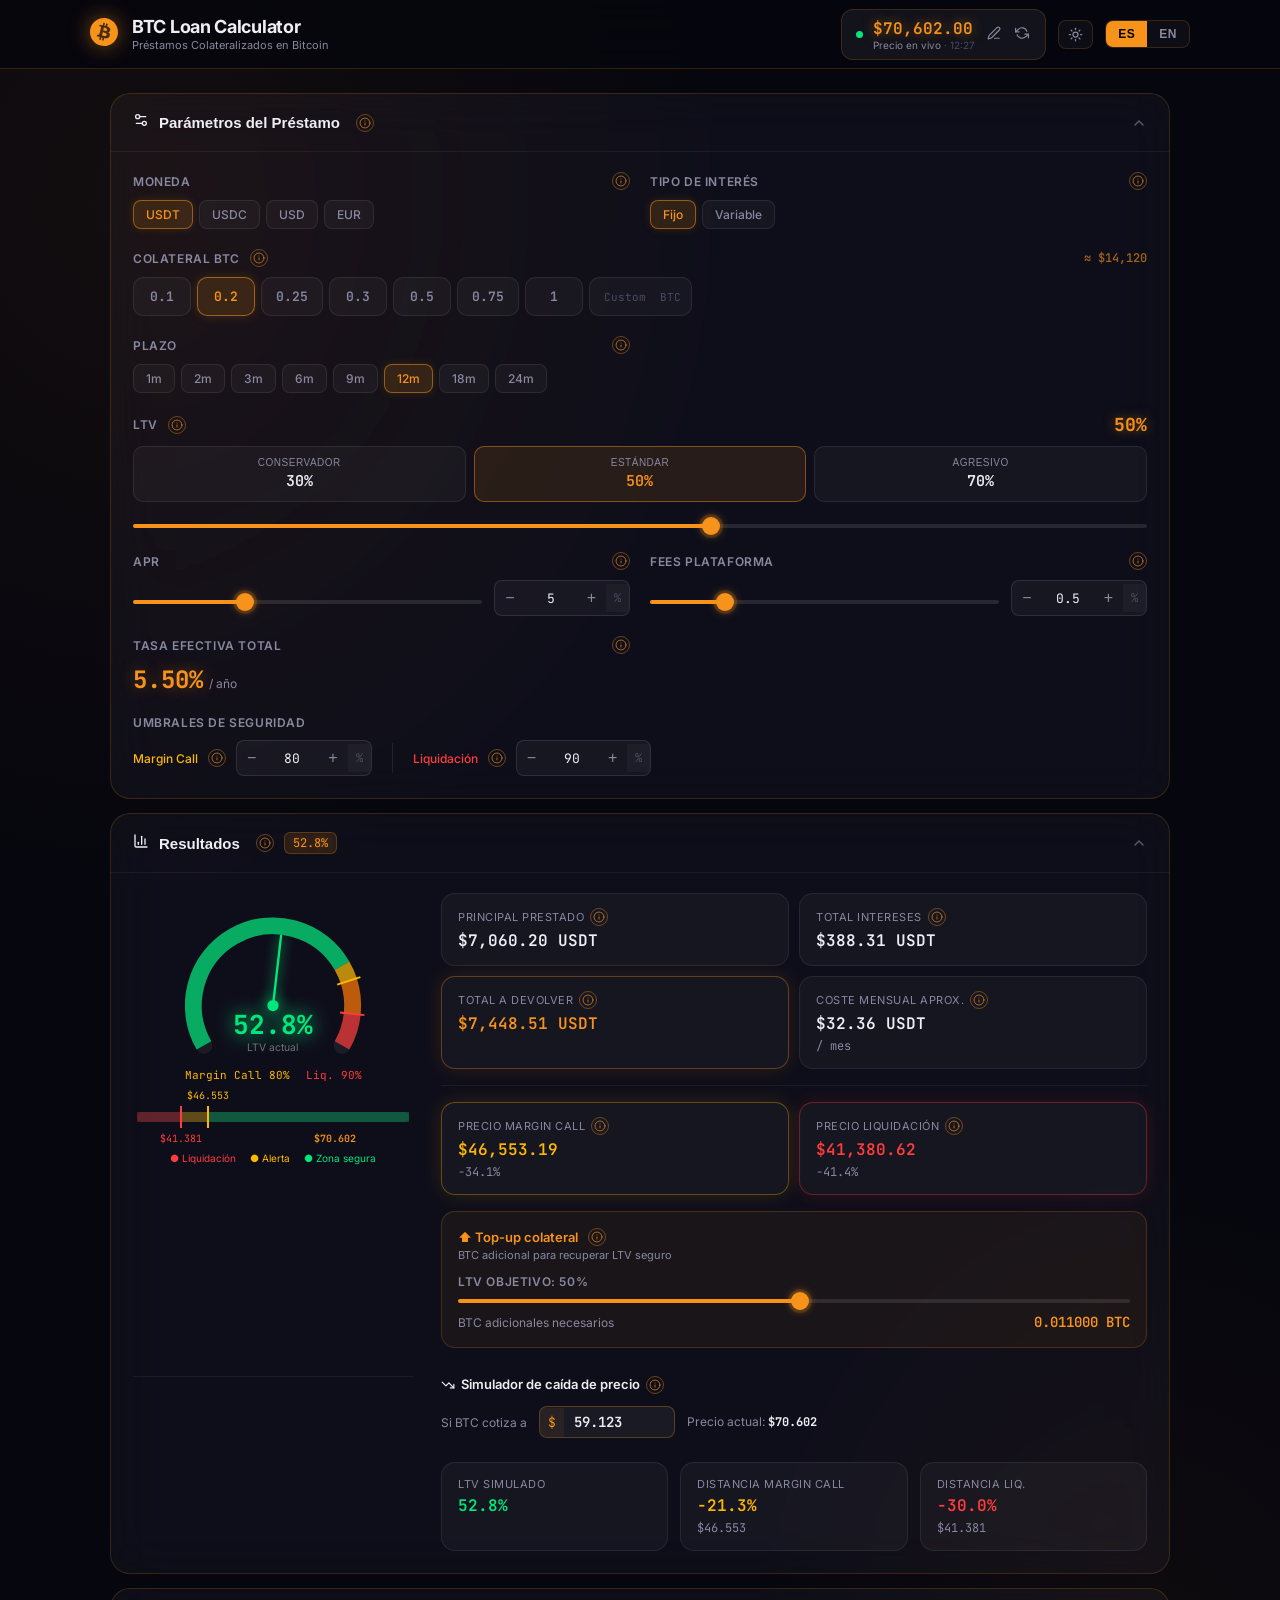
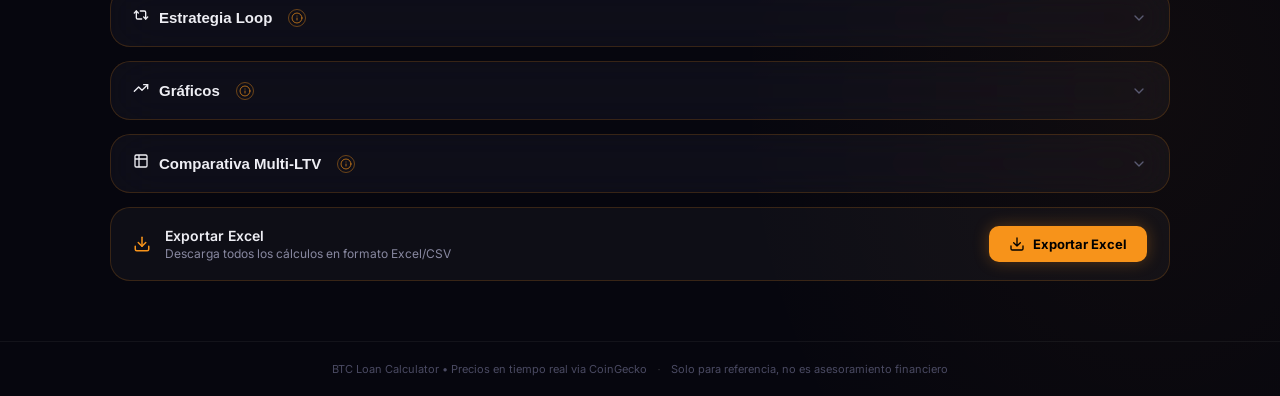
<file: BTC Loan Calculator.html>
<!DOCTYPE html>
<!-- saved from url=(0042)https://btc-loan-calculator-xi.vercel.app/ -->
<html lang="en" data-theme="dark"><script src="chrome-extension://lgmpcpglpngdoalbgeoldeajfclnhafa/aptosSDK.js"></script><head><meta http-equiv="Content-Type" content="text/html; charset=UTF-8"><script src="chrome-extension://fgddmllnllkalaagkghckoinaemmogpe/src/scripts/content/location-spoofing.js"></script>
    
    <link rel="icon" type="image/svg+xml" href="https://btc-loan-calculator-xi.vercel.app/favicon.svg">
    <meta name="viewport" content="width=device-width, initial-scale=1.0">
    <title>BTC Loan Calculator</title>
    <!-- Google Analytics -->
    <script async="" src="./BTC Loan Calculator_files/js"></script>
    <script>
      window.dataLayer = window.dataLayer || [];
      function gtag(){dataLayer.push(arguments);}
      gtag('js', new Date());
      gtag('config', 'G-LJBZ5S2HGX');
    </script>
    <script type="module" crossorigin="" src="./BTC Loan Calculator_files/index-BiBPlGU1.js.descarga"></script>
    <link rel="modulepreload" crossorigin="" href="https://btc-loan-calculator-xi.vercel.app/assets/recharts-DW0RnJZ6.js">
    <link rel="stylesheet" crossorigin="" href="./BTC Loan Calculator_files/index-D_BUAyZD.css">
  <link rel="modulepreload" as="script" crossorigin="" href="https://btc-loan-calculator-xi.vercel.app/assets/ChartsSection-Ub-o9XX-.js"><style type="text/css">[data-sonner-toaster][dir=ltr],html[dir=ltr]{--toast-icon-margin-start:-3px;--toast-icon-margin-end:4px;--toast-svg-margin-start:-1px;--toast-svg-margin-end:0px;--toast-button-margin-start:auto;--toast-button-margin-end:0;--toast-close-button-start:0;--toast-close-button-end:unset;--toast-close-button-transform:translate(-35%, -35%)}[data-sonner-toaster][dir=rtl],html[dir=rtl]{--toast-icon-margin-start:4px;--toast-icon-margin-end:-3px;--toast-svg-margin-start:0px;--toast-svg-margin-end:-1px;--toast-button-margin-start:0;--toast-button-margin-end:auto;--toast-close-button-start:unset;--toast-close-button-end:0;--toast-close-button-transform:translate(35%, -35%)}[data-sonner-toaster]{position:fixed;width:var(--width);font-family:ui-sans-serif,system-ui,-apple-system,BlinkMacSystemFont,Segoe UI,Roboto,Helvetica Neue,Arial,Noto Sans,sans-serif,Apple Color Emoji,Segoe UI Emoji,Segoe UI Symbol,Noto Color Emoji;--gray1:hsl(0, 0%, 99%);--gray2:hsl(0, 0%, 97.3%);--gray3:hsl(0, 0%, 95.1%);--gray4:hsl(0, 0%, 93%);--gray5:hsl(0, 0%, 90.9%);--gray6:hsl(0, 0%, 88.7%);--gray7:hsl(0, 0%, 85.8%);--gray8:hsl(0, 0%, 78%);--gray9:hsl(0, 0%, 56.1%);--gray10:hsl(0, 0%, 52.3%);--gray11:hsl(0, 0%, 43.5%);--gray12:hsl(0, 0%, 9%);--border-radius:8px;box-sizing:border-box;padding:0;margin:0;list-style:none;outline:0;z-index:999999999;transition:transform .4s ease}@media (hover:none) and (pointer:coarse){[data-sonner-toaster][data-lifted=true]{transform:none}}[data-sonner-toaster][data-x-position=right]{right:var(--offset-right)}[data-sonner-toaster][data-x-position=left]{left:var(--offset-left)}[data-sonner-toaster][data-x-position=center]{left:50%;transform:translateX(-50%)}[data-sonner-toaster][data-y-position=top]{top:var(--offset-top)}[data-sonner-toaster][data-y-position=bottom]{bottom:var(--offset-bottom)}[data-sonner-toast]{--y:translateY(100%);--lift-amount:calc(var(--lift) * var(--gap));z-index:var(--z-index);position:absolute;opacity:0;transform:var(--y);touch-action:none;transition:transform .4s,opacity .4s,height .4s,box-shadow .2s;box-sizing:border-box;outline:0;overflow-wrap:anywhere}[data-sonner-toast][data-styled=true]{padding:16px;background:var(--normal-bg);border:1px solid var(--normal-border);color:var(--normal-text);border-radius:var(--border-radius);box-shadow:0 4px 12px rgba(0,0,0,.1);width:var(--width);font-size:13px;display:flex;align-items:center;gap:6px}[data-sonner-toast]:focus-visible{box-shadow:0 4px 12px rgba(0,0,0,.1),0 0 0 2px rgba(0,0,0,.2)}[data-sonner-toast][data-y-position=top]{top:0;--y:translateY(-100%);--lift:1;--lift-amount:calc(1 * var(--gap))}[data-sonner-toast][data-y-position=bottom]{bottom:0;--y:translateY(100%);--lift:-1;--lift-amount:calc(var(--lift) * var(--gap))}[data-sonner-toast][data-styled=true] [data-description]{font-weight:400;line-height:1.4;color:#3f3f3f}[data-rich-colors=true][data-sonner-toast][data-styled=true] [data-description]{color:inherit}[data-sonner-toaster][data-sonner-theme=dark] [data-description]{color:#e8e8e8}[data-sonner-toast][data-styled=true] [data-title]{font-weight:500;line-height:1.5;color:inherit}[data-sonner-toast][data-styled=true] [data-icon]{display:flex;height:16px;width:16px;position:relative;justify-content:flex-start;align-items:center;flex-shrink:0;margin-left:var(--toast-icon-margin-start);margin-right:var(--toast-icon-margin-end)}[data-sonner-toast][data-promise=true] [data-icon]>svg{opacity:0;transform:scale(.8);transform-origin:center;animation:sonner-fade-in .3s ease forwards}[data-sonner-toast][data-styled=true] [data-icon]>*{flex-shrink:0}[data-sonner-toast][data-styled=true] [data-icon] svg{margin-left:var(--toast-svg-margin-start);margin-right:var(--toast-svg-margin-end)}[data-sonner-toast][data-styled=true] [data-content]{display:flex;flex-direction:column;gap:2px}[data-sonner-toast][data-styled=true] [data-button]{border-radius:4px;padding-left:8px;padding-right:8px;height:24px;font-size:12px;color:var(--normal-bg);background:var(--normal-text);margin-left:var(--toast-button-margin-start);margin-right:var(--toast-button-margin-end);border:none;font-weight:500;cursor:pointer;outline:0;display:flex;align-items:center;flex-shrink:0;transition:opacity .4s,box-shadow .2s}[data-sonner-toast][data-styled=true] [data-button]:focus-visible{box-shadow:0 0 0 2px rgba(0,0,0,.4)}[data-sonner-toast][data-styled=true] [data-button]:first-of-type{margin-left:var(--toast-button-margin-start);margin-right:var(--toast-button-margin-end)}[data-sonner-toast][data-styled=true] [data-cancel]{color:var(--normal-text);background:rgba(0,0,0,.08)}[data-sonner-toaster][data-sonner-theme=dark] [data-sonner-toast][data-styled=true] [data-cancel]{background:rgba(255,255,255,.3)}[data-sonner-toast][data-styled=true] [data-close-button]{position:absolute;left:var(--toast-close-button-start);right:var(--toast-close-button-end);top:0;height:20px;width:20px;display:flex;justify-content:center;align-items:center;padding:0;color:var(--gray12);background:var(--normal-bg);border:1px solid var(--gray4);transform:var(--toast-close-button-transform);border-radius:50%;cursor:pointer;z-index:1;transition:opacity .1s,background .2s,border-color .2s}[data-sonner-toast][data-styled=true] [data-close-button]:focus-visible{box-shadow:0 4px 12px rgba(0,0,0,.1),0 0 0 2px rgba(0,0,0,.2)}[data-sonner-toast][data-styled=true] [data-disabled=true]{cursor:not-allowed}[data-sonner-toast][data-styled=true]:hover [data-close-button]:hover{background:var(--gray2);border-color:var(--gray5)}[data-sonner-toast][data-swiping=true]::before{content:'';position:absolute;left:-100%;right:-100%;height:100%;z-index:-1}[data-sonner-toast][data-y-position=top][data-swiping=true]::before{bottom:50%;transform:scaleY(3) translateY(50%)}[data-sonner-toast][data-y-position=bottom][data-swiping=true]::before{top:50%;transform:scaleY(3) translateY(-50%)}[data-sonner-toast][data-swiping=false][data-removed=true]::before{content:'';position:absolute;inset:0;transform:scaleY(2)}[data-sonner-toast][data-expanded=true]::after{content:'';position:absolute;left:0;height:calc(var(--gap) + 1px);bottom:100%;width:100%}[data-sonner-toast][data-mounted=true]{--y:translateY(0);opacity:1}[data-sonner-toast][data-expanded=false][data-front=false]{--scale:var(--toasts-before) * 0.05 + 1;--y:translateY(calc(var(--lift-amount) * var(--toasts-before))) scale(calc(-1 * var(--scale)));height:var(--front-toast-height)}[data-sonner-toast]>*{transition:opacity .4s}[data-sonner-toast][data-x-position=right]{right:0}[data-sonner-toast][data-x-position=left]{left:0}[data-sonner-toast][data-expanded=false][data-front=false][data-styled=true]>*{opacity:0}[data-sonner-toast][data-visible=false]{opacity:0;pointer-events:none}[data-sonner-toast][data-mounted=true][data-expanded=true]{--y:translateY(calc(var(--lift) * var(--offset)));height:var(--initial-height)}[data-sonner-toast][data-removed=true][data-front=true][data-swipe-out=false]{--y:translateY(calc(var(--lift) * -100%));opacity:0}[data-sonner-toast][data-removed=true][data-front=false][data-swipe-out=false][data-expanded=true]{--y:translateY(calc(var(--lift) * var(--offset) + var(--lift) * -100%));opacity:0}[data-sonner-toast][data-removed=true][data-front=false][data-swipe-out=false][data-expanded=false]{--y:translateY(40%);opacity:0;transition:transform .5s,opacity .2s}[data-sonner-toast][data-removed=true][data-front=false]::before{height:calc(var(--initial-height) + 20%)}[data-sonner-toast][data-swiping=true]{transform:var(--y) translateY(var(--swipe-amount-y,0)) translateX(var(--swipe-amount-x,0));transition:none}[data-sonner-toast][data-swiped=true]{user-select:none}[data-sonner-toast][data-swipe-out=true][data-y-position=bottom],[data-sonner-toast][data-swipe-out=true][data-y-position=top]{animation-duration:.2s;animation-timing-function:ease-out;animation-fill-mode:forwards}[data-sonner-toast][data-swipe-out=true][data-swipe-direction=left]{animation-name:swipe-out-left}[data-sonner-toast][data-swipe-out=true][data-swipe-direction=right]{animation-name:swipe-out-right}[data-sonner-toast][data-swipe-out=true][data-swipe-direction=up]{animation-name:swipe-out-up}[data-sonner-toast][data-swipe-out=true][data-swipe-direction=down]{animation-name:swipe-out-down}@keyframes swipe-out-left{from{transform:var(--y) translateX(var(--swipe-amount-x));opacity:1}to{transform:var(--y) translateX(calc(var(--swipe-amount-x) - 100%));opacity:0}}@keyframes swipe-out-right{from{transform:var(--y) translateX(var(--swipe-amount-x));opacity:1}to{transform:var(--y) translateX(calc(var(--swipe-amount-x) + 100%));opacity:0}}@keyframes swipe-out-up{from{transform:var(--y) translateY(var(--swipe-amount-y));opacity:1}to{transform:var(--y) translateY(calc(var(--swipe-amount-y) - 100%));opacity:0}}@keyframes swipe-out-down{from{transform:var(--y) translateY(var(--swipe-amount-y));opacity:1}to{transform:var(--y) translateY(calc(var(--swipe-amount-y) + 100%));opacity:0}}@media (max-width:600px){[data-sonner-toaster]{position:fixed;right:var(--mobile-offset-right);left:var(--mobile-offset-left);width:100%}[data-sonner-toaster][dir=rtl]{left:calc(var(--mobile-offset-left) * -1)}[data-sonner-toaster] [data-sonner-toast]{left:0;right:0;width:calc(100% - var(--mobile-offset-left) * 2)}[data-sonner-toaster][data-x-position=left]{left:var(--mobile-offset-left)}[data-sonner-toaster][data-y-position=bottom]{bottom:var(--mobile-offset-bottom)}[data-sonner-toaster][data-y-position=top]{top:var(--mobile-offset-top)}[data-sonner-toaster][data-x-position=center]{left:var(--mobile-offset-left);right:var(--mobile-offset-right);transform:none}}[data-sonner-toaster][data-sonner-theme=light]{--normal-bg:#fff;--normal-border:var(--gray4);--normal-text:var(--gray12);--success-bg:hsl(143, 85%, 96%);--success-border:hsl(145, 92%, 87%);--success-text:hsl(140, 100%, 27%);--info-bg:hsl(208, 100%, 97%);--info-border:hsl(221, 91%, 93%);--info-text:hsl(210, 92%, 45%);--warning-bg:hsl(49, 100%, 97%);--warning-border:hsl(49, 91%, 84%);--warning-text:hsl(31, 92%, 45%);--error-bg:hsl(359, 100%, 97%);--error-border:hsl(359, 100%, 94%);--error-text:hsl(360, 100%, 45%)}[data-sonner-toaster][data-sonner-theme=light] [data-sonner-toast][data-invert=true]{--normal-bg:#000;--normal-border:hsl(0, 0%, 20%);--normal-text:var(--gray1)}[data-sonner-toaster][data-sonner-theme=dark] [data-sonner-toast][data-invert=true]{--normal-bg:#fff;--normal-border:var(--gray3);--normal-text:var(--gray12)}[data-sonner-toaster][data-sonner-theme=dark]{--normal-bg:#000;--normal-bg-hover:hsl(0, 0%, 12%);--normal-border:hsl(0, 0%, 20%);--normal-border-hover:hsl(0, 0%, 25%);--normal-text:var(--gray1);--success-bg:hsl(150, 100%, 6%);--success-border:hsl(147, 100%, 12%);--success-text:hsl(150, 86%, 65%);--info-bg:hsl(215, 100%, 6%);--info-border:hsl(223, 43%, 17%);--info-text:hsl(216, 87%, 65%);--warning-bg:hsl(64, 100%, 6%);--warning-border:hsl(60, 100%, 9%);--warning-text:hsl(46, 87%, 65%);--error-bg:hsl(358, 76%, 10%);--error-border:hsl(357, 89%, 16%);--error-text:hsl(358, 100%, 81%)}[data-sonner-toaster][data-sonner-theme=dark] [data-sonner-toast] [data-close-button]{background:var(--normal-bg);border-color:var(--normal-border);color:var(--normal-text)}[data-sonner-toaster][data-sonner-theme=dark] [data-sonner-toast] [data-close-button]:hover{background:var(--normal-bg-hover);border-color:var(--normal-border-hover)}[data-rich-colors=true][data-sonner-toast][data-type=success]{background:var(--success-bg);border-color:var(--success-border);color:var(--success-text)}[data-rich-colors=true][data-sonner-toast][data-type=success] [data-close-button]{background:var(--success-bg);border-color:var(--success-border);color:var(--success-text)}[data-rich-colors=true][data-sonner-toast][data-type=info]{background:var(--info-bg);border-color:var(--info-border);color:var(--info-text)}[data-rich-colors=true][data-sonner-toast][data-type=info] [data-close-button]{background:var(--info-bg);border-color:var(--info-border);color:var(--info-text)}[data-rich-colors=true][data-sonner-toast][data-type=warning]{background:var(--warning-bg);border-color:var(--warning-border);color:var(--warning-text)}[data-rich-colors=true][data-sonner-toast][data-type=warning] [data-close-button]{background:var(--warning-bg);border-color:var(--warning-border);color:var(--warning-text)}[data-rich-colors=true][data-sonner-toast][data-type=error]{background:var(--error-bg);border-color:var(--error-border);color:var(--error-text)}[data-rich-colors=true][data-sonner-toast][data-type=error] [data-close-button]{background:var(--error-bg);border-color:var(--error-border);color:var(--error-text)}.sonner-loading-wrapper{--size:16px;height:var(--size);width:var(--size);position:absolute;inset:0;z-index:10}.sonner-loading-wrapper[data-visible=false]{transform-origin:center;animation:sonner-fade-out .2s ease forwards}.sonner-spinner{position:relative;top:50%;left:50%;height:var(--size);width:var(--size)}.sonner-loading-bar{animation:sonner-spin 1.2s linear infinite;background:var(--gray11);border-radius:6px;height:8%;left:-10%;position:absolute;top:-3.9%;width:24%}.sonner-loading-bar:first-child{animation-delay:-1.2s;transform:rotate(.0001deg) translate(146%)}.sonner-loading-bar:nth-child(2){animation-delay:-1.1s;transform:rotate(30deg) translate(146%)}.sonner-loading-bar:nth-child(3){animation-delay:-1s;transform:rotate(60deg) translate(146%)}.sonner-loading-bar:nth-child(4){animation-delay:-.9s;transform:rotate(90deg) translate(146%)}.sonner-loading-bar:nth-child(5){animation-delay:-.8s;transform:rotate(120deg) translate(146%)}.sonner-loading-bar:nth-child(6){animation-delay:-.7s;transform:rotate(150deg) translate(146%)}.sonner-loading-bar:nth-child(7){animation-delay:-.6s;transform:rotate(180deg) translate(146%)}.sonner-loading-bar:nth-child(8){animation-delay:-.5s;transform:rotate(210deg) translate(146%)}.sonner-loading-bar:nth-child(9){animation-delay:-.4s;transform:rotate(240deg) translate(146%)}.sonner-loading-bar:nth-child(10){animation-delay:-.3s;transform:rotate(270deg) translate(146%)}.sonner-loading-bar:nth-child(11){animation-delay:-.2s;transform:rotate(300deg) translate(146%)}.sonner-loading-bar:nth-child(12){animation-delay:-.1s;transform:rotate(330deg) translate(146%)}@keyframes sonner-fade-in{0%{opacity:0;transform:scale(.8)}100%{opacity:1;transform:scale(1)}}@keyframes sonner-fade-out{0%{opacity:1;transform:scale(1)}100%{opacity:0;transform:scale(.8)}}@keyframes sonner-spin{0%{opacity:1}100%{opacity:.15}}@media (prefers-reduced-motion){.sonner-loading-bar,[data-sonner-toast],[data-sonner-toast]>*{transition:none!important;animation:none!important}}.sonner-loader{position:absolute;top:50%;left:50%;transform:translate(-50%,-50%);transform-origin:center;transition:opacity .2s,transform .2s}.sonner-loader[data-visible=false]{opacity:0;transform:scale(.8) translate(-50%,-50%)}</style></head>
  <body>
    <div id="root"><div class="app"><header class="header"><div class="header-inner"><div class="header-brand"><div class="btc-logo"><svg viewBox="0 0 24 24" fill="currentColor" width="28" height="28"><path d="M23.638 14.904c-1.602 6.43-8.113 10.34-14.542 8.736C2.67 22.05-1.244 15.525.362 9.105 1.962 2.67 8.475-1.243 14.9.358c6.43 1.605 10.342 8.115 8.738 14.548v-.002zm-6.35-4.613c.24-1.59-.974-2.45-2.64-3.03l.54-2.153-1.315-.33-.525 2.107c-.345-.087-.705-.167-1.064-.25l.526-2.127-1.32-.33-.54 2.165c-.285-.067-.565-.132-.84-.2l-1.815-.45-.35 1.407s.975.225.955.236c.535.136.63.486.615.766l-1.477 5.92c-.075.166-.24.406-.614.314.015.02-.96-.24-.96-.24l-.66 1.51 1.71.426.93.236-.54 2.19 1.32.327.54-2.17c.36.1.705.19 1.05.273l-.51 2.154 1.32.33.545-2.19c2.24.427 3.93.257 4.64-1.774.57-1.637-.03-2.58-1.217-3.196.854-.193 1.5-.76 1.68-1.93h.01zm-3.01 4.22c-.404 1.64-3.157.75-4.05.53l.72-2.9c.896.23 3.757.67 3.33 2.37zm.41-4.24c-.37 1.49-2.662.735-3.405.55l.654-2.64c.744.18 3.137.524 2.75 2.084v.006z"></path></svg></div><div><h1 class="header-title">BTC Loan Calculator</h1><p class="header-subtitle">Préstamos Colateralizados en Bitcoin</p></div></div><div class="header-right"><div class="price-chip"><div class="price-dot" style="background: rgb(0, 232, 124);"></div><div><span class="price-value">$70,602.00</span><span class="price-label">Precio en vivo<span class="price-time"> · 12:27</span></span></div><button class="refresh-btn" title="Establecer precio manual"><svg xmlns="http://www.w3.org/2000/svg" width="14" height="14" viewBox="0 0 24 24" fill="none" stroke="currentColor" stroke-width="2" stroke-linecap="round" stroke-linejoin="round" class="lucide lucide-pen-line" aria-hidden="true"><path d="M13 21h8"></path><path d="M21.174 6.812a1 1 0 0 0-3.986-3.987L3.842 16.174a2 2 0 0 0-.5.83l-1.321 4.352a.5.5 0 0 0 .623.622l4.353-1.32a2 2 0 0 0 .83-.497z"></path></svg></button><button class="refresh-btn" title="Actualizar"><svg viewBox="0 0 24 24" fill="none" stroke="currentColor" stroke-width="2" width="14" height="14"><path d="M1 4v6h6M23 20v-6h-6" stroke-linecap="round" stroke-linejoin="round"></path><path d="M20.49 9A9 9 0 0 0 5.64 5.64L1 10m22 4l-4.64 4.36A9 9 0 0 1 3.51 15" stroke-linecap="round" stroke-linejoin="round"></path></svg></button></div><button class="theme-toggle" title="Light mode"><svg xmlns="http://www.w3.org/2000/svg" width="15" height="15" viewBox="0 0 24 24" fill="none" stroke="currentColor" stroke-width="2" stroke-linecap="round" stroke-linejoin="round" class="lucide lucide-sun" aria-hidden="true"><circle cx="12" cy="12" r="4"></circle><path d="M12 2v2"></path><path d="M12 20v2"></path><path d="m4.93 4.93 1.41 1.41"></path><path d="m17.66 17.66 1.41 1.41"></path><path d="M2 12h2"></path><path d="M20 12h2"></path><path d="m6.34 17.66-1.41 1.41"></path><path d="m19.07 4.93-1.41 1.41"></path></svg></button><div class="lang-toggle"><button class="lang-btn active">ES</button><button class="lang-btn ">EN</button></div></div></div></header><main class="main"><div class="glass-card section-card"><button class="section-header"><div class="section-title-row"><span class="section-icon"><svg xmlns="http://www.w3.org/2000/svg" width="16" height="16" viewBox="0 0 24 24" fill="none" stroke="currentColor" stroke-width="2" stroke-linecap="round" stroke-linejoin="round" class="lucide lucide-settings2 lucide-settings-2" aria-hidden="true"><path d="M14 17H5"></path><path d="M19 7h-9"></path><circle cx="17" cy="17" r="3"></circle><circle cx="7" cy="7" r="3"></circle></svg></span><span class="section-title">Parámetros del Préstamo</span><span class="info-tooltip-wrap"><svg xmlns="http://www.w3.org/2000/svg" width="13" height="13" viewBox="0 0 24 24" fill="none" stroke="currentColor" stroke-width="2" stroke-linecap="round" stroke-linejoin="round" class="lucide lucide-info info-icon" aria-hidden="true"><circle cx="12" cy="12" r="10"></circle><path d="M12 16v-4"></path><path d="M12 8h.01"></path></svg></span></div><svg xmlns="http://www.w3.org/2000/svg" width="16" height="16" viewBox="0 0 24 24" fill="none" stroke="currentColor" stroke-width="2" stroke-linecap="round" stroke-linejoin="round" class="lucide lucide-chevron-down section-chevron" aria-hidden="true" style="transform: rotate(180deg); transition: transform 0.25s; color: rgb(90, 90, 114);"><path d="m6 9 6 6 6-6"></path></svg></button><div style="height: auto; overflow: hidden; transition: height 0.3s cubic-bezier(0.4, 0, 0.2, 1);"><div class="section-body"><div class="params-grid"><div class="param-group"><label class="param-label">Moneda<span class="info-tooltip-wrap"><svg xmlns="http://www.w3.org/2000/svg" width="13" height="13" viewBox="0 0 24 24" fill="none" stroke="currentColor" stroke-width="2" stroke-linecap="round" stroke-linejoin="round" class="lucide lucide-info info-icon" aria-hidden="true"><circle cx="12" cy="12" r="10"></circle><path d="M12 16v-4"></path><path d="M12 8h.01"></path></svg></span></label><div class="btn-group"><button class="pill-btn active">USDT</button><button class="pill-btn ">USDC</button><button class="pill-btn ">USD</button><button class="pill-btn ">EUR</button></div></div><div class="param-group"><label class="param-label">Tipo de interés<span class="info-tooltip-wrap"><svg xmlns="http://www.w3.org/2000/svg" width="13" height="13" viewBox="0 0 24 24" fill="none" stroke="currentColor" stroke-width="2" stroke-linecap="round" stroke-linejoin="round" class="lucide lucide-info info-icon" aria-hidden="true"><circle cx="12" cy="12" r="10"></circle><path d="M12 16v-4"></path><path d="M12 8h.01"></path></svg></span></label><div class="btn-group"><button class="pill-btn active">Fijo</button><button class="pill-btn ">Variable</button></div></div><div class="param-group full-width"><label class="param-label"><span style="display: flex; align-items: center; gap: 4px;">Colateral BTC<span class="info-tooltip-wrap"><svg xmlns="http://www.w3.org/2000/svg" width="13" height="13" viewBox="0 0 24 24" fill="none" stroke="currentColor" stroke-width="2" stroke-linecap="round" stroke-linejoin="round" class="lucide lucide-info info-icon" aria-hidden="true"><circle cx="12" cy="12" r="10"></circle><path d="M12 16v-4"></path><path d="M12 8h.01"></path></svg></span></span><span class="param-hint">≈ $14,120</span></label><div class="btc-presets-row"><button class="btc-preset-btn ">0.1</button><button class="btc-preset-btn active">0.2</button><button class="btc-preset-btn ">0.25</button><button class="btc-preset-btn ">0.3</button><button class="btc-preset-btn ">0.5</button><button class="btc-preset-btn ">0.75</button><button class="btc-preset-btn ">1</button><div class="btc-preset-custom "><input type="text" inputmode="decimal" class="btc-custom-input" placeholder="Custom" value=""><span class="btc-custom-suffix">BTC</span></div></div></div><div class="param-group"><label class="param-label">Plazo<span class="info-tooltip-wrap"><svg xmlns="http://www.w3.org/2000/svg" width="13" height="13" viewBox="0 0 24 24" fill="none" stroke="currentColor" stroke-width="2" stroke-linecap="round" stroke-linejoin="round" class="lucide lucide-info info-icon" aria-hidden="true"><circle cx="12" cy="12" r="10"></circle><path d="M12 16v-4"></path><path d="M12 8h.01"></path></svg></span></label><div class="btn-group flex-wrap"><button class="pill-btn ">1m</button><button class="pill-btn ">2m</button><button class="pill-btn ">3m</button><button class="pill-btn ">6m</button><button class="pill-btn ">9m</button><button class="pill-btn active">12m</button><button class="pill-btn ">18m</button><button class="pill-btn ">24m</button></div></div><div class="param-group full-width"><label class="param-label"><span style="display: flex; align-items: center; gap: 4px;">LTV<span class="info-tooltip-wrap"><svg xmlns="http://www.w3.org/2000/svg" width="13" height="13" viewBox="0 0 24 24" fill="none" stroke="currentColor" stroke-width="2" stroke-linecap="round" stroke-linejoin="round" class="lucide lucide-info info-icon" aria-hidden="true"><circle cx="12" cy="12" r="10"></circle><path d="M12 16v-4"></path><path d="M12 8h.01"></path></svg></span></span><span class="ltv-value-badge">50%</span></label><div class="ltv-presets"><button class="preset-btn "><span class="preset-name">Conservador</span><span class="preset-val">30%</span></button><button class="preset-btn active"><span class="preset-name">Estándar</span><span class="preset-val">50%</span></button><button class="preset-btn "><span class="preset-name">Agresivo</span><span class="preset-val">70%</span></button></div><div class="slider-wrap"><input type="range" class="slider" min="10" max="80" step="5" value="50" style="--pct: 57.14285714285714%;"></div></div><div class="param-group"><label class="param-label">APR<span class="info-tooltip-wrap"><svg xmlns="http://www.w3.org/2000/svg" width="13" height="13" viewBox="0 0 24 24" fill="none" stroke="currentColor" stroke-width="2" stroke-linecap="round" stroke-linejoin="round" class="lucide lucide-info info-icon" aria-hidden="true"><circle cx="12" cy="12" r="10"></circle><path d="M12 16v-4"></path><path d="M12 8h.01"></path></svg></span></label><div class="slider-row"><div class="slider-wrap"><input type="range" class="slider" min="0.5" max="15" step="0.5" value="5" style="--pct: 31.03448275862069%;"></div><div class="stepper-wrap"><button class="stepper-btn" tabindex="-1">−</button><input type="number" class="stepper-input" min="0" max="50" step="0.5" value="5"><button class="stepper-btn" tabindex="-1">+</button><span class="input-suffix">%</span></div></div></div><div class="param-group"><label class="param-label">Fees Plataforma<span class="info-tooltip-wrap"><svg xmlns="http://www.w3.org/2000/svg" width="13" height="13" viewBox="0 0 24 24" fill="none" stroke="currentColor" stroke-width="2" stroke-linecap="round" stroke-linejoin="round" class="lucide lucide-info info-icon" aria-hidden="true"><circle cx="12" cy="12" r="10"></circle><path d="M12 16v-4"></path><path d="M12 8h.01"></path></svg></span></label><div class="slider-row"><div class="slider-wrap"><input type="range" class="slider" min="0" max="2.5" step="0.25" value="0.5" style="--pct: 20%;"></div><div class="stepper-wrap"><button class="stepper-btn" tabindex="-1">−</button><input type="number" class="stepper-input" min="0" max="5" step="0.25" value="0.5"><button class="stepper-btn" tabindex="-1">+</button><span class="input-suffix">%</span></div></div></div><div class="param-group"><label class="param-label">Tasa efectiva total<span class="info-tooltip-wrap"><svg xmlns="http://www.w3.org/2000/svg" width="13" height="13" viewBox="0 0 24 24" fill="none" stroke="currentColor" stroke-width="2" stroke-linecap="round" stroke-linejoin="round" class="lucide lucide-info info-icon" aria-hidden="true"><circle cx="12" cy="12" r="10"></circle><path d="M12 16v-4"></path><path d="M12 8h.01"></path></svg></span></label><div class="effective-rate"><span class="effective-rate-val">5.50%</span><span class="effective-rate-sub">/ año</span></div></div><div class="param-group full-width thresholds-group"><label class="param-label">Umbrales de Seguridad</label><div class="thresholds-row"><div class="threshold-item"><span class="threshold-label warning-text" style="display: flex; align-items: center; gap: 4px;">Margin Call<span class="info-tooltip-wrap"><svg xmlns="http://www.w3.org/2000/svg" width="13" height="13" viewBox="0 0 24 24" fill="none" stroke="currentColor" stroke-width="2" stroke-linecap="round" stroke-linejoin="round" class="lucide lucide-info info-icon" aria-hidden="true"><circle cx="12" cy="12" r="10"></circle><path d="M12 16v-4"></path><path d="M12 8h.01"></path></svg></span></span><div class="stepper-wrap"><button class="stepper-btn" tabindex="-1">−</button><input type="number" class="stepper-input" min="60" max="95" step="5" value="80"><button class="stepper-btn" tabindex="-1">+</button><span class="input-suffix">%</span></div></div><div class="threshold-divider"></div><div class="threshold-item"><span class="threshold-label danger-text" style="display: flex; align-items: center; gap: 4px;">Liquidación<span class="info-tooltip-wrap"><svg xmlns="http://www.w3.org/2000/svg" width="13" height="13" viewBox="0 0 24 24" fill="none" stroke="currentColor" stroke-width="2" stroke-linecap="round" stroke-linejoin="round" class="lucide lucide-info info-icon" aria-hidden="true"><circle cx="12" cy="12" r="10"></circle><path d="M12 16v-4"></path><path d="M12 8h.01"></path></svg></span></span><div class="stepper-wrap"><button class="stepper-btn" tabindex="-1">−</button><input type="number" class="stepper-input" min="70" max="100" step="5" value="90"><button class="stepper-btn" tabindex="-1">+</button><span class="input-suffix">%</span></div></div></div></div></div></div></div></div><div class="glass-card section-card"><button class="section-header"><div class="section-title-row"><span class="section-icon"><svg xmlns="http://www.w3.org/2000/svg" width="16" height="16" viewBox="0 0 24 24" fill="none" stroke="currentColor" stroke-width="2" stroke-linecap="round" stroke-linejoin="round" class="lucide lucide-chart-column" aria-hidden="true"><path d="M3 3v16a2 2 0 0 0 2 2h16"></path><path d="M18 17V9"></path><path d="M13 17V5"></path><path d="M8 17v-3"></path></svg></span><span class="section-title">Resultados</span><span class="info-tooltip-wrap"><svg xmlns="http://www.w3.org/2000/svg" width="13" height="13" viewBox="0 0 24 24" fill="none" stroke="currentColor" stroke-width="2" stroke-linecap="round" stroke-linejoin="round" class="lucide lucide-info info-icon" aria-hidden="true"><circle cx="12" cy="12" r="10"></circle><path d="M12 16v-4"></path><path d="M12 8h.01"></path></svg></span><span class="section-badge">52.8%</span></div><svg xmlns="http://www.w3.org/2000/svg" width="16" height="16" viewBox="0 0 24 24" fill="none" stroke="currentColor" stroke-width="2" stroke-linecap="round" stroke-linejoin="round" class="lucide lucide-chevron-down section-chevron" aria-hidden="true" style="transform: rotate(180deg); transition: transform 0.25s; color: rgb(90, 90, 114);"><path d="m6 9 6 6 6-6"></path></svg></button><div style="height: auto; overflow: hidden; transition: height 0.3s cubic-bezier(0.4, 0, 0.2, 1);"><div class="section-body"><div class="results-layout"><div class="results-left"><div class="gauge-wrap"><svg width="220" height="165" viewBox="0 0 220 176"><path d="M 36.38784067832272 162.5 A 85 85 0 1 1 183.6121593216773 162.5" fill="none" stroke="rgba(255,255,255,0.06)" stroke-width="18" stroke-linecap="round"></path><path d="M 36.38784067832272 162.5 A 85 85 0 0 1 183.6121593216773 77.5" fill="none" stroke="#00e87c" stroke-width="18" stroke-linecap="butt" opacity="0.7"></path><path d="M 183.6121593216773 77.5 A 85 85 0 0 1 190.83980388508803 93.73355547812947" fill="none" stroke="#ffb800" stroke-width="18" stroke-linecap="butt" opacity="0.7"></path><path d="M 190.83980388508803 93.73355547812947 A 85 85 0 0 1 194.5343611063032 128.88491937775055" fill="none" stroke="#ff7700" stroke-width="18" stroke-linecap="butt" opacity="0.7"></path><path d="M 194.5343611063032 128.88491937775055 A 85 85 0 0 1 183.6121593216773 162.5" fill="none" stroke="#ff3d3d" stroke-width="18" stroke-linecap="butt" opacity="0.7"></path><line x1="178.47606917325106" y1="97.75077640500379" x2="203.20353859692506" y2="89.71633455125516" stroke="#ffb800" stroke-width="2"></line><line x1="181.60557646651569" y1="127.52604935527106" x2="207.4631457460908" y2="130.24378940023004" stroke="#ff3d3d" stroke-width="2"></line><line x1="110" y1="120" x2="118.62028628696498" y2="45.49704257997027" stroke="#00e87c" stroke-width="2.5" stroke-linecap="round" style="filter: drop-shadow(rgb(0, 232, 124) 0px 0px 6px);"></line><circle cx="110" cy="120" r="6" fill="#00e87c" style="filter: drop-shadow(rgb(0, 232, 124) 0px 0px 8px);"></circle><text x="110" y="150" text-anchor="middle" font-size="28" font-weight="700" fill="#00e87c" style="font-family: &quot;JetBrains Mono&quot;, monospace; filter: drop-shadow(rgb(0, 232, 124) 0px 0px 10px);">52.8%</text><text x="110" y="168" text-anchor="middle" font-size="11" fill="rgba(255,255,255,0.4)" style="font-family: Inter, sans-serif;">LTV actual</text></svg></div><div class="gauge-thresholds"><span style="color: rgb(255, 184, 0);">Margin Call 80%</span><span style="color: rgb(255, 61, 61);">Liq. 90%</span></div><div class="safety-bar-wrap"><div class="safety-bar-track"><div class="safety-zone danger-zone" style="left: 0px; width: 16.0334%;"></div><div class="safety-zone warning-zone" style="left: 16.0334%; width: 10.0209%;"></div><div class="safety-zone safe-zone" style="left: 26.0543%; width: 73.9457%;"></div><div class="bar-marker liq-marker" style="left: 16.0334%;"><div class="marker-line" style="background: rgb(255, 61, 61);"></div><span class="marker-label bottom" style="color: rgb(255, 61, 61);">$41.381</span></div><div class="bar-marker mc-marker" style="left: 26.0543%;"><div class="marker-line" style="background: rgb(255, 184, 0);"></div><span class="marker-label top" style="color: rgb(255, 184, 0);">$46.553</span></div><div class="bar-marker current-marker" style="left: 72.6444%;"><div class="marker-line" style="background: rgb(247, 147, 26); height: 100%;"></div><span class="marker-label bottom btc-label">$70.602</span></div></div><div class="safety-bar-legend"><span class="legend-item" style="color: rgb(255, 61, 61);">● Liquidación</span><span class="legend-item" style="color: rgb(255, 184, 0);">● Alerta</span><span class="legend-item" style="color: rgb(0, 232, 124);">● Zona segura</span></div></div></div><div class="results-right"><div class="stats-grid"><div class="stat-card"><span class="stat-label" style="display: flex; align-items: center;">Principal prestado<span class="info-tooltip-wrap"><svg xmlns="http://www.w3.org/2000/svg" width="13" height="13" viewBox="0 0 24 24" fill="none" stroke="currentColor" stroke-width="2" stroke-linecap="round" stroke-linejoin="round" class="lucide lucide-info info-icon" aria-hidden="true"><circle cx="12" cy="12" r="10"></circle><path d="M12 16v-4"></path><path d="M12 8h.01"></path></svg></span></span><span class="stat-value">$7,060.20 USDT</span></div><div class="stat-card"><span class="stat-label" style="display: flex; align-items: center;">Total intereses<span class="info-tooltip-wrap"><svg xmlns="http://www.w3.org/2000/svg" width="13" height="13" viewBox="0 0 24 24" fill="none" stroke="currentColor" stroke-width="2" stroke-linecap="round" stroke-linejoin="round" class="lucide lucide-info info-icon" aria-hidden="true"><circle cx="12" cy="12" r="10"></circle><path d="M12 16v-4"></path><path d="M12 8h.01"></path></svg></span></span><span class="stat-value">$388.31 USDT</span></div><div class="stat-card" style="border-color: rgba(247, 147, 26, 0.333); box-shadow: rgba(247, 147, 26, 0.133) 0px 0px 20px;"><span class="stat-label" style="display: flex; align-items: center;">Total a devolver<span class="info-tooltip-wrap"><svg xmlns="http://www.w3.org/2000/svg" width="13" height="13" viewBox="0 0 24 24" fill="none" stroke="currentColor" stroke-width="2" stroke-linecap="round" stroke-linejoin="round" class="lucide lucide-info info-icon" aria-hidden="true"><circle cx="12" cy="12" r="10"></circle><path d="M12 16v-4"></path><path d="M12 8h.01"></path></svg></span></span><span class="stat-value" style="color: rgb(247, 147, 26);">$7,448.51 USDT</span></div><div class="stat-card"><span class="stat-label" style="display: flex; align-items: center;">Coste mensual aprox.<span class="info-tooltip-wrap"><svg xmlns="http://www.w3.org/2000/svg" width="13" height="13" viewBox="0 0 24 24" fill="none" stroke="currentColor" stroke-width="2" stroke-linecap="round" stroke-linejoin="round" class="lucide lucide-info info-icon" aria-hidden="true"><circle cx="12" cy="12" r="10"></circle><path d="M12 16v-4"></path><path d="M12 8h.01"></path></svg></span></span><span class="stat-value">$32.36 USDT</span><span class="stat-sub">/ mes</span></div></div><div class="divider"></div><div class="stats-grid"><div class="stat-card" style="border-color: rgba(255, 184, 0, 0.333); box-shadow: rgba(255, 184, 0, 0.133) 0px 0px 20px;"><span class="stat-label" style="display: flex; align-items: center;">Precio Margin Call<span class="info-tooltip-wrap"><svg xmlns="http://www.w3.org/2000/svg" width="13" height="13" viewBox="0 0 24 24" fill="none" stroke="currentColor" stroke-width="2" stroke-linecap="round" stroke-linejoin="round" class="lucide lucide-info info-icon" aria-hidden="true"><circle cx="12" cy="12" r="10"></circle><path d="M12 16v-4"></path><path d="M12 8h.01"></path></svg></span></span><span class="stat-value" style="color: rgb(255, 184, 0);">$46,553.19</span><span class="stat-sub">-34.1%</span></div><div class="stat-card" style="border-color: rgba(255, 61, 61, 0.333); box-shadow: rgba(255, 61, 61, 0.133) 0px 0px 20px;"><span class="stat-label" style="display: flex; align-items: center;">Precio Liquidación<span class="info-tooltip-wrap"><svg xmlns="http://www.w3.org/2000/svg" width="13" height="13" viewBox="0 0 24 24" fill="none" stroke="currentColor" stroke-width="2" stroke-linecap="round" stroke-linejoin="round" class="lucide lucide-info info-icon" aria-hidden="true"><circle cx="12" cy="12" r="10"></circle><path d="M12 16v-4"></path><path d="M12 8h.01"></path></svg></span></span><span class="stat-value" style="color: rgb(255, 61, 61);">$41,380.62</span><span class="stat-sub">-41.4%</span></div></div><div class="topup-card"><div class="topup-header"><span class="topup-title" style="display: flex; align-items: center; gap: 4px;">⬆ Top-up colateral<span class="info-tooltip-wrap"><svg xmlns="http://www.w3.org/2000/svg" width="13" height="13" viewBox="0 0 24 24" fill="none" stroke="currentColor" stroke-width="2" stroke-linecap="round" stroke-linejoin="round" class="lucide lucide-info info-icon" aria-hidden="true"><circle cx="12" cy="12" r="10"></circle><path d="M12 16v-4"></path><path d="M12 8h.01"></path></svg></span></span><span class="topup-desc">BTC adicional para recuperar LTV seguro</span></div><div class="topup-controls"><label class="param-label">LTV objetivo: 50%</label><input type="range" class="slider" min="20" max="79" step="5" value="50" style="--pct: 50.847457627118644%;"><div class="topup-result"><span class="topup-label">BTC adicionales necesarios</span><span class="topup-value" style="color: rgb(247, 147, 26);">0.011000 BTC</span></div></div></div></div><div class="divider"></div><div class="sim-section"><div class="sim-header"><span class="sim-title"><svg xmlns="http://www.w3.org/2000/svg" width="14" height="14" viewBox="0 0 24 24" fill="none" stroke="currentColor" stroke-width="2" stroke-linecap="round" stroke-linejoin="round" class="lucide lucide-trending-down" aria-hidden="true" style="margin-right: 6px; vertical-align: middle;"><path d="M16 17h6v-6"></path><path d="m22 17-8.5-8.5-5 5L2 7"></path></svg>Simulador de caída de precio<span class="info-tooltip-wrap"><svg xmlns="http://www.w3.org/2000/svg" width="13" height="13" viewBox="0 0 24 24" fill="none" stroke="currentColor" stroke-width="2" stroke-linecap="round" stroke-linejoin="round" class="lucide lucide-info info-icon" aria-hidden="true"><circle cx="12" cy="12" r="10"></circle><path d="M12 16v-4"></path><path d="M12 8h.01"></path></svg></span></span></div><div class="sim-controls"><span class="sim-desc">Si BTC cotiza a</span><div class="sim-price-input-wrap"><span class="sim-price-prefix">$</span><input type="text" inputmode="numeric" class="sim-price-input" value="59.123"></div><span class="sim-current-hint">Precio actual: <strong>$70.602</strong></span></div><div class="sim-results"><div class="stat-card"><span class="stat-label">LTV simulado</span><span class="stat-value" style="color: rgb(0, 232, 124);">52.8%</span></div><div class="stat-card"><span class="stat-label">Distancia Margin Call</span><span class="stat-value" style="color: rgb(255, 184, 0);">-21.3%</span><span class="stat-sub">$46.553</span></div><div class="stat-card"><span class="stat-label">Distancia Liq.</span><span class="stat-value" style="color: rgb(255, 61, 61);">-30.0%</span><span class="stat-sub">$41.381</span></div></div></div></div></div></div></div><div class="glass-card section-card"><button class="section-header"><div class="section-title-row"><span class="section-icon"><svg xmlns="http://www.w3.org/2000/svg" width="16" height="16" viewBox="0 0 24 24" fill="none" stroke="currentColor" stroke-width="2" stroke-linecap="round" stroke-linejoin="round" class="lucide lucide-repeat2 lucide-repeat-2" aria-hidden="true"><path d="m2 9 3-3 3 3"></path><path d="M13 18H7a2 2 0 0 1-2-2V6"></path><path d="m22 15-3 3-3-3"></path><path d="M11 6h6a2 2 0 0 1 2 2v10"></path></svg></span><span class="section-title">Estrategia Loop</span><span class="info-tooltip-wrap"><svg xmlns="http://www.w3.org/2000/svg" width="13" height="13" viewBox="0 0 24 24" fill="none" stroke="currentColor" stroke-width="2" stroke-linecap="round" stroke-linejoin="round" class="lucide lucide-info info-icon" aria-hidden="true"><circle cx="12" cy="12" r="10"></circle><path d="M12 16v-4"></path><path d="M12 8h.01"></path></svg></span></div><svg xmlns="http://www.w3.org/2000/svg" width="16" height="16" viewBox="0 0 24 24" fill="none" stroke="currentColor" stroke-width="2" stroke-linecap="round" stroke-linejoin="round" class="lucide lucide-chevron-down section-chevron" aria-hidden="true" style="transform: rotate(0deg); transition: transform 0.25s; color: rgb(90, 90, 114);"><path d="m6 9 6 6 6-6"></path></svg></button><div style="height: 0px; overflow: hidden; transition: height 0.3s cubic-bezier(0.4, 0, 0.2, 1);"><div class="section-body"><div class="loop-layout"><p class="loop-desc" style="display: flex; align-items: flex-start; gap: 6px;">Usa el préstamo para comprar más BTC y añadirlo como colateral, reduciendo el LTV.<span class="info-tooltip-wrap"><svg xmlns="http://www.w3.org/2000/svg" width="13" height="13" viewBox="0 0 24 24" fill="none" stroke="currentColor" stroke-width="2" stroke-linecap="round" stroke-linejoin="round" class="lucide lucide-info info-icon" aria-hidden="true"><circle cx="12" cy="12" r="10"></circle><path d="M12 16v-4"></path><path d="M12 8h.01"></path></svg></span></p><div class="params-grid"><div class="param-group"><label class="param-label">Fee de Swap<span class="info-tooltip-wrap"><svg xmlns="http://www.w3.org/2000/svg" width="13" height="13" viewBox="0 0 24 24" fill="none" stroke="currentColor" stroke-width="2" stroke-linecap="round" stroke-linejoin="round" class="lucide lucide-info info-icon" aria-hidden="true"><circle cx="12" cy="12" r="10"></circle><path d="M12 16v-4"></path><path d="M12 8h.01"></path></svg></span></label><div class="slider-row"><input type="range" class="slider" min="0" max="2.5" step="0.25" value="0.25" style="--pct: 10%;"><div class="stepper-wrap"><button class="stepper-btn" tabindex="-1">−</button><input type="number" class="stepper-input" min="0" max="5" step="0.25" value="0.25"><button class="stepper-btn" tabindex="-1">+</button><span class="input-suffix">%</span></div></div></div><div class="param-group"><label class="param-label">Slippage / Volatilidad<span class="info-tooltip-wrap"><svg xmlns="http://www.w3.org/2000/svg" width="13" height="13" viewBox="0 0 24 24" fill="none" stroke="currentColor" stroke-width="2" stroke-linecap="round" stroke-linejoin="round" class="lucide lucide-info info-icon" aria-hidden="true"><circle cx="12" cy="12" r="10"></circle><path d="M12 16v-4"></path><path d="M12 8h.01"></path></svg></span></label><div class="slider-row"><input type="range" class="slider" min="0" max="2" step="0.1" value="0.5" style="--pct: 25%;"><div class="stepper-wrap"><button class="stepper-btn" tabindex="-1">−</button><input type="number" class="stepper-input" min="0" max="5" step="0.1" value="0.5"><button class="stepper-btn" tabindex="-1">+</button><span class="input-suffix">%</span></div></div></div><div class="param-group full-width"><label class="param-label"><span style="display: flex; align-items: center; gap: 4px;">Crecimiento esperado BTC<span class="info-tooltip-wrap"><svg xmlns="http://www.w3.org/2000/svg" width="13" height="13" viewBox="0 0 24 24" fill="none" stroke="currentColor" stroke-width="2" stroke-linecap="round" stroke-linejoin="round" class="lucide lucide-info info-icon" aria-hidden="true"><circle cx="12" cy="12" r="10"></circle><path d="M12 16v-4"></path><path d="M12 8h.01"></path></svg></span></span><span class="param-hint" style="display: flex; align-items: center; gap: 4px;"><svg xmlns="http://www.w3.org/2000/svg" width="12" height="12" viewBox="0 0 24 24" fill="none" stroke="currentColor" stroke-width="2" stroke-linecap="round" stroke-linejoin="round" class="lucide lucide-arrow-right" aria-hidden="true"><path d="M5 12h14"></path><path d="m12 5 7 7-7 7"></path></svg>$98,842.80</span></label><div class="btn-group flex-wrap"><button class="pill-btn ">+10%</button><button class="pill-btn ">+20%</button><button class="pill-btn ">+30%</button><button class="pill-btn active">+40%</button><button class="pill-btn ">+50%</button><button class="pill-btn ">+75%</button><button class="pill-btn ">+100%</button><button class="pill-btn ">+150%</button><button class="pill-btn ">+200%</button></div></div></div><div class="divider"></div><div class="ltv-comparison"><div class="ltv-before"><span class="ltv-comp-label">LTV antes</span><span class="ltv-comp-val" style="color: rgb(247, 147, 26);">52.8%</span></div><svg xmlns="http://www.w3.org/2000/svg" width="20" height="20" viewBox="0 0 24 24" fill="none" stroke="currentColor" stroke-width="2" stroke-linecap="round" stroke-linejoin="round" class="lucide lucide-arrow-right ltv-arrow" aria-hidden="true"><path d="M5 12h14"></path><path d="m12 5 7 7-7 7"></path></svg><div class="ltv-after"><span class="ltv-comp-label">LTV después</span><span class="ltv-comp-val" style="color: rgb(0, 232, 124);">35.3%</span></div><div class="ltv-reduction-badge"><svg xmlns="http://www.w3.org/2000/svg" width="13" height="13" viewBox="0 0 24 24" fill="none" stroke="currentColor" stroke-width="2" stroke-linecap="round" stroke-linejoin="round" class="lucide lucide-trending-down" aria-hidden="true"><path d="M16 17h6v-6"></path><path d="m22 17-8.5-8.5-5 5L2 7"></path></svg> 17.5%</div></div><div class="stats-grid"><div class="stat-card"><span class="stat-label" style="display: flex; align-items: center;">BTC recomprado<span class="info-tooltip-wrap"><svg xmlns="http://www.w3.org/2000/svg" width="13" height="13" viewBox="0 0 24 24" fill="none" stroke="currentColor" stroke-width="2" stroke-linecap="round" stroke-linejoin="round" class="lucide lucide-info info-icon" aria-hidden="true"><circle cx="12" cy="12" r="10"></circle><path d="M12 16v-4"></path><path d="M12 8h.01"></path></svg></span></span><span class="stat-value">0.099250 BTC</span></div><div class="stat-card"><span class="stat-label" style="display: flex; align-items: center;">Colateral final total<span class="info-tooltip-wrap"><svg xmlns="http://www.w3.org/2000/svg" width="13" height="13" viewBox="0 0 24 24" fill="none" stroke="currentColor" stroke-width="2" stroke-linecap="round" stroke-linejoin="round" class="lucide lucide-info info-icon" aria-hidden="true"><circle cx="12" cy="12" r="10"></circle><path d="M12 16v-4"></path><path d="M12 8h.01"></path></svg></span></span><span class="stat-value" style="color: rgb(247, 147, 26);">0.299250 BTC</span></div><div class="stat-card" style="border-color: rgba(255, 184, 0, 0.333); box-shadow: rgba(255, 184, 0, 0.133) 0px 0px 20px;"><span class="stat-label" style="display: flex; align-items: center;">Nuevo precio Margin Call</span><span class="stat-value" style="color: rgb(255, 184, 0);">$31,113.25</span><span class="stat-sub">-55.93%</span></div><div class="stat-card" style="border-color: rgba(255, 61, 61, 0.333); box-shadow: rgba(255, 61, 61, 0.133) 0px 0px 20px;"><span class="stat-label" style="display: flex; align-items: center;">Nuevo precio Liq.</span><span class="stat-value" style="color: rgb(255, 61, 61);">$27,656.22</span><span class="stat-sub">-60.83%</span></div></div><div class="divider"></div><div class="stats-grid"><div class="stat-card" style="border-color: rgba(0, 232, 124, 0.333); box-shadow: rgba(0, 232, 124, 0.133) 0px 0px 20px;"><span class="stat-label" style="display: flex; align-items: center;">Beneficio esperado<span class="info-tooltip-wrap"><svg xmlns="http://www.w3.org/2000/svg" width="13" height="13" viewBox="0 0 24 24" fill="none" stroke="currentColor" stroke-width="2" stroke-linecap="round" stroke-linejoin="round" class="lucide lucide-info info-icon" aria-hidden="true"><circle cx="12" cy="12" r="10"></circle><path d="M12 16v-4"></path><path d="M12 8h.01"></path></svg></span></span><span class="stat-value" style="color: rgb(0, 232, 124);">$22,130.20</span></div><div class="stat-card"><span class="stat-label" style="display: flex; align-items: center;">Beneficio en BTC<span class="info-tooltip-wrap"><svg xmlns="http://www.w3.org/2000/svg" width="13" height="13" viewBox="0 0 24 24" fill="none" stroke="currentColor" stroke-width="2" stroke-linecap="round" stroke-linejoin="round" class="lucide lucide-info info-icon" aria-hidden="true"><circle cx="12" cy="12" r="10"></circle><path d="M12 16v-4"></path><path d="M12 8h.01"></path></svg></span></span><span class="stat-value" style="color: rgb(0, 232, 124);">0.023893 BTC</span></div><div class="stat-card"><span class="stat-label" style="display: flex; align-items: center;">Rendimiento<span class="info-tooltip-wrap"><svg xmlns="http://www.w3.org/2000/svg" width="13" height="13" viewBox="0 0 24 24" fill="none" stroke="currentColor" stroke-width="2" stroke-linecap="round" stroke-linejoin="round" class="lucide lucide-info info-icon" aria-hidden="true"><circle cx="12" cy="12" r="10"></circle><path d="M12 16v-4"></path><path d="M12 8h.01"></path></svg></span></span><span class="stat-value" style="color: rgb(0, 232, 124);">+11.95%</span></div><div class="stat-card" style="border-color: rgba(247, 147, 26, 0.333); box-shadow: rgba(247, 147, 26, 0.133) 0px 0px 20px;"><span class="stat-label" style="display: flex; align-items: center;">BTC total final</span><span class="stat-value" style="color: rgb(247, 147, 26);">0.223893 BTC</span></div></div></div></div></div></div><div class="glass-card section-card"><button class="section-header"><div class="section-title-row"><span class="section-icon"><svg xmlns="http://www.w3.org/2000/svg" width="16" height="16" viewBox="0 0 24 24" fill="none" stroke="currentColor" stroke-width="2" stroke-linecap="round" stroke-linejoin="round" class="lucide lucide-trending-up" aria-hidden="true"><path d="M16 7h6v6"></path><path d="m22 7-8.5 8.5-5-5L2 17"></path></svg></span><span class="section-title">Gráficos</span><span class="info-tooltip-wrap"><svg xmlns="http://www.w3.org/2000/svg" width="13" height="13" viewBox="0 0 24 24" fill="none" stroke="currentColor" stroke-width="2" stroke-linecap="round" stroke-linejoin="round" class="lucide lucide-info info-icon" aria-hidden="true"><circle cx="12" cy="12" r="10"></circle><path d="M12 16v-4"></path><path d="M12 8h.01"></path></svg></span></div><svg xmlns="http://www.w3.org/2000/svg" width="16" height="16" viewBox="0 0 24 24" fill="none" stroke="currentColor" stroke-width="2" stroke-linecap="round" stroke-linejoin="round" class="lucide lucide-chevron-down section-chevron" aria-hidden="true" style="transform: rotate(0deg); transition: transform 0.25s; color: rgb(90, 90, 114);"><path d="m6 9 6 6 6-6"></path></svg></button><div style="height: 0px; overflow: hidden; transition: height 0.3s cubic-bezier(0.4, 0, 0.2, 1);"><div class="section-body"><div class="charts-grid"><div class="chart-card"><div style="display: flex; justify-content: space-between; align-items: flex-start; flex-wrap: wrap; gap: 8px;"><div style="display: flex; align-items: center; gap: 10px; flex-wrap: wrap;"><h3 class="chart-title" style="margin: 0px; display: flex; align-items: center; gap: 7px;"><svg xmlns="http://www.w3.org/2000/svg" width="16" height="16" viewBox="0 0 24 24" fill="none" stroke="#F7931A" stroke-width="2" stroke-linecap="round" stroke-linejoin="round" class="lucide lucide-bitcoin" aria-hidden="true"><path d="M11.767 19.089c4.924.868 6.14-6.025 1.216-6.894m-1.216 6.894L5.86 18.047m5.908 1.042-.347 1.97m1.563-8.864c4.924.869 6.14-6.025 1.215-6.893m-1.215 6.893-3.94-.694m5.155-6.2L8.29 4.26m5.908 1.042.348-1.97M7.48 20.364l3.126-17.727"></path></svg> Precio BTC — Margin Call &amp; Liquidación</h3><div class="period-selector"><button class="period-btn ">1M</button><button class="period-btn ">3M</button><button class="period-btn ">6M</button><button class="period-btn ">1Y</button><button class="period-btn active">2Y</button><button class="period-btn ">5Y</button><button class="period-btn ">10Y</button><button class="period-btn ">ALL</button></div></div><div style="display: flex; gap: 16px; font-size: 11px; font-family: &quot;JetBrains Mono&quot;, monospace;"><span style="color: rgb(255, 184, 0);">— Margin Call $46.553</span><span style="color: rgb(255, 61, 61);">— Liq $41.381</span></div></div><div class="recharts-responsive-container" style="width: 100%; height: 300px; min-width: 0px;"><div style="width: 0px; overflow-x: visible;"><div width="972" height="300" class="recharts-wrapper" style="position: relative; cursor: default; width: 972px; height: 300px;"><div xmlns="http://www.w3.org/1999/xhtml" tabindex="-1" class="recharts-tooltip-wrapper" style="visibility: hidden; pointer-events: none; position: absolute; top: 0px; left: 0px;"></div><svg role="application" tabindex="0" class="recharts-surface" width="972" height="300" viewBox="0 0 972 300" style="width: 100%; height: 100%; display: block;"><title></title><desc></desc><g tabindex="-1" class="recharts-zIndex-layer_-100"><g class="recharts-cartesian-grid"><g class="recharts-cartesian-grid-horizontal"><line stroke-dasharray="3 3" stroke="rgba(255,255,255,0.05)" fill="none" x="65" y="10" width="907" height="250" x1="65" y1="214.145518147728" x2="972" y2="214.145518147728"></line><line stroke-dasharray="3 3" stroke="rgba(255,255,255,0.05)" fill="none" x="65" y="10" width="907" height="250" x1="65" y1="125.80868120816629" x2="972" y2="125.80868120816629"></line><line stroke-dasharray="3 3" stroke="rgba(255,255,255,0.05)" fill="none" x="65" y="10" width="907" height="250" x1="65" y1="63.132697957274985" x2="972" y2="63.132697957274985"></line><line stroke-dasharray="3 3" stroke="rgba(255,255,255,0.05)" fill="none" x="65" y="10" width="907" height="250" x1="65" y1="10" x2="972" y2="10"></line><line stroke-dasharray="3 3" stroke="rgba(255,255,255,0.05)" fill="none" x="65" y="10" width="907" height="250" x1="65" y1="260" x2="972" y2="260"></line></g><g class="recharts-cartesian-grid-vertical"><line stroke-dasharray="3 3" stroke="rgba(255,255,255,0.05)" fill="none" x="65" y="10" width="907" height="250" x1="119.81868131868131" y1="10" x2="119.81868131868131" y2="260"></line><line stroke-dasharray="3 3" stroke="rgba(255,255,255,0.05)" fill="none" x="65" y="10" width="907" height="250" x1="177.12912087912088" y1="10" x2="177.12912087912088" y2="260"></line><line stroke-dasharray="3 3" stroke="rgba(255,255,255,0.05)" fill="none" x="65" y="10" width="907" height="250" x1="226.96428571428572" y1="10" x2="226.96428571428572" y2="260"></line><line stroke-dasharray="3 3" stroke="rgba(255,255,255,0.05)" fill="none" x="65" y="10" width="907" height="250" x1="281.78296703296706" y1="10" x2="281.78296703296706" y2="260"></line><line stroke-dasharray="3 3" stroke="rgba(255,255,255,0.05)" fill="none" x="65" y="10" width="907" height="250" x1="340.33928571428567" y1="10" x2="340.33928571428567" y2="260"></line><line stroke-dasharray="3 3" stroke="rgba(255,255,255,0.05)" fill="none" x="65" y="10" width="907" height="250" x1="393.91208791208794" y1="10" x2="393.91208791208794" y2="260"></line><line stroke-dasharray="3 3" stroke="rgba(255,255,255,0.05)" fill="none" x="65" y="10" width="907" height="250" x1="448.7307692307692" y1="10" x2="448.7307692307692" y2="260"></line><line stroke-dasharray="3 3" stroke="rgba(255,255,255,0.05)" fill="none" x="65" y="10" width="907" height="250" x1="507.28708791208794" y1="10" x2="507.28708791208794" y2="260"></line><line stroke-dasharray="3 3" stroke="rgba(255,255,255,0.05)" fill="none" x="65" y="10" width="907" height="250" x1="563.3516483516485" y1="10" x2="563.3516483516485" y2="260"></line><line stroke-dasharray="3 3" stroke="rgba(255,255,255,0.05)" fill="none" x="65" y="10" width="907" height="250" x1="616.9244505494505" y1="10" x2="616.9244505494505" y2="260"></line><line stroke-dasharray="3 3" stroke="rgba(255,255,255,0.05)" fill="none" x="65" y="10" width="907" height="250" x1="666.7596153846154" y1="10" x2="666.7596153846154" y2="260"></line><line stroke-dasharray="3 3" stroke="rgba(255,255,255,0.05)" fill="none" x="65" y="10" width="907" height="250" x1="719.0865384615385" y1="10" x2="719.0865384615385" y2="260"></line><line stroke-dasharray="3 3" stroke="rgba(255,255,255,0.05)" fill="none" x="65" y="10" width="907" height="250" x1="775.151098901099" y1="10" x2="775.151098901099" y2="260"></line><line stroke-dasharray="3 3" stroke="rgba(255,255,255,0.05)" fill="none" x="65" y="10" width="907" height="250" x1="829.9697802197802" y1="10" x2="829.9697802197802" y2="260"></line><line stroke-dasharray="3 3" stroke="rgba(255,255,255,0.05)" fill="none" x="65" y="10" width="907" height="250" x1="887.2802197802198" y1="10" x2="887.2802197802198" y2="260"></line><line stroke-dasharray="3 3" stroke="rgba(255,255,255,0.05)" fill="none" x="65" y="10" width="907" height="250" x1="972" y1="10" x2="972" y2="260"></line><line stroke-dasharray="3 3" stroke="rgba(255,255,255,0.05)" fill="none" x="65" y="10" width="907" height="250" x1="65" y1="10" x2="65" y2="260"></line></g></g></g><g tabindex="-1" class="recharts-zIndex-layer_-50"></g><defs><clippath id="recharts1-clip"><rect x="65" y="10" height="250" width="907"></rect></clippath></defs><defs><lineargradient id="btcGradient" x1="0" y1="0" x2="0" y2="1"><stop offset="0%" stop-color="#F7931A" stop-opacity="0.35"></stop><stop offset="93.14717326785455%" stop-color="#ffb800" stop-opacity="0.2"></stop><stop offset="98.14717326785455%" stop-color="#ff3d3d" stop-opacity="0.35"></stop><stop offset="100%" stop-color="#ff3d3d" stop-opacity="0.1"></stop></lineargradient><lineargradient id="lineGradient" x1="0" y1="0" x2="0" y2="1"><stop offset="0%" stop-color="#F7931A"></stop><stop offset="98.14717326785455%" stop-color="#ff7700"></stop><stop offset="100%" stop-color="#ff3d3d"></stop></lineargradient></defs><g tabindex="-1" class="recharts-zIndex-layer_100"><g class="recharts-layer recharts-area"><g class="recharts-layer"><path stroke-width="2.5" fill="url(#btcGradient)" fill-opacity="0.6" height="250" stroke="none" width="907" id="recharts-area-:r0:" class="recharts-curve recharts-area-area" d="M65,161.055C65.415,160.946,65.831,160.836,66.246,160.397C66.661,159.959,67.076,152.898,67.492,149.701C67.907,146.504,68.322,141.438,68.738,141.214C69.153,140.989,69.568,140.877,69.984,140.877C70.399,140.877,70.814,142.496,71.229,142.496C71.645,142.496,72.06,138.423,72.475,138.423C72.891,138.423,73.306,140.744,73.721,141.304C74.136,141.865,74.552,142.145,74.967,142.145C75.382,142.145,75.798,136.892,76.213,136.892C76.628,136.892,77.043,138.841,77.459,141.932C77.874,145.023,78.289,155.436,78.705,155.436C79.12,155.436,79.535,154.884,79.951,153.781C80.366,152.678,80.781,145.597,81.196,145.597C81.612,145.597,82.027,147.729,82.442,147.729C82.858,147.729,83.273,145.118,83.688,144.303C84.103,143.489,84.519,143.816,84.934,142.841C85.349,141.866,85.765,135.855,86.18,135.855C86.595,135.855,87.011,143.514,87.426,143.514C87.841,143.514,88.256,138.885,88.672,138.885C89.087,138.885,89.502,139.53,89.918,140.821C90.333,142.112,90.748,146.703,91.163,150.003C91.579,153.302,91.994,160.619,92.409,160.619C92.825,160.619,93.24,154.778,93.655,154.778C94.071,154.778,94.486,162.347,94.901,162.347C95.316,162.347,95.732,161.069,96.147,161.069C96.562,161.069,96.978,169.836,97.393,169.836C97.808,169.836,98.223,162.969,98.639,162.175C99.054,161.381,99.469,161.778,99.885,160.984C100.3,160.189,100.715,157.183,101.13,157.183C101.546,157.183,101.961,157.183,102.376,157.183C102.792,157.183,103.207,150.972,103.622,150.972C104.038,150.972,104.453,151.414,104.868,152.297C105.283,153.18,105.699,159.378,106.114,159.378C106.529,159.378,106.945,158.675,107.36,158.675C107.775,158.675,108.19,160.56,108.606,161.148C109.021,161.736,109.436,161.83,109.852,162.202C110.267,162.575,110.682,163.383,111.098,163.383C111.513,163.383,111.928,160.82,112.343,160.82C112.759,160.82,113.174,168.727,113.589,171.997C114.005,175.268,114.42,180.443,114.835,180.443C115.25,180.443,115.666,179.582,116.081,177.861C116.496,176.139,116.912,166.517,117.327,164.203C117.742,161.888,118.158,161.004,118.573,160.731C118.988,160.459,119.403,160.322,119.819,160.322C120.234,160.322,120.649,162.247,121.065,163.224C121.48,164.202,121.895,165.035,122.31,166.187C122.726,167.338,123.141,170.135,123.556,170.135C123.972,170.135,124.387,163.539,124.802,163.539C125.217,163.539,125.633,171.538,126.048,171.538C126.463,171.538,126.879,171.507,127.294,171.445C127.709,171.383,128.125,170.342,128.54,169.101C128.955,167.86,129.37,164.002,129.786,164.002C130.201,164.002,130.616,168.772,131.032,168.772C131.447,168.772,131.862,152.977,132.277,152.977C132.693,152.977,133.108,156.199,133.523,156.199C133.939,156.199,134.354,150.305,134.769,150.305C135.185,150.305,135.6,150.423,136.015,150.659C136.43,150.896,136.846,152.757,137.261,152.757C137.676,152.757,138.092,136.382,138.507,136.382C138.922,136.382,139.337,139.202,139.753,140.38C140.168,141.557,140.583,142.303,140.999,143.448C141.414,144.593,141.829,147.251,142.245,147.251C142.66,147.251,143.075,146.099,143.49,145.4C143.906,144.701,144.321,143.058,144.736,143.058C145.152,143.058,145.567,145.534,145.982,145.534C146.397,145.534,146.813,142.602,147.228,142.602C147.643,142.602,148.059,144.939,148.474,145.884C148.889,146.829,149.304,148.273,149.72,148.273C150.135,148.273,150.55,146.03,150.966,146.03C151.381,146.03,151.796,148.634,152.212,148.634C152.627,148.634,153.042,147.903,153.457,147.903C153.873,147.903,154.288,147.906,154.703,147.906C155.119,147.906,155.534,146.031,155.949,144.575C156.364,143.12,156.78,140.341,157.195,139.172C157.61,138.003,158.026,137.418,158.441,137.418C158.856,137.418,159.272,137.735,159.687,138.367C160.102,139,160.517,142.757,160.933,142.853C161.348,142.95,161.763,142.998,162.179,142.998C162.594,142.998,163.009,141.938,163.424,141.938C163.84,141.938,164.255,142.051,164.67,142.276C165.086,142.502,165.501,149.364,165.916,149.364C166.332,149.364,166.747,146.311,167.162,146.311C167.577,146.311,167.993,149.922,168.408,151.122C168.823,152.323,169.239,153.514,169.654,153.514C170.069,153.514,170.484,153.254,170.9,152.908C171.315,152.561,171.73,151.436,172.146,151.436C172.561,151.436,172.976,151.624,173.391,152.002C173.807,152.379,174.222,155.951,174.637,156.4C175.053,156.848,175.468,156.902,175.883,157.073C176.299,157.243,176.714,157.189,177.129,157.422C177.544,157.654,177.96,159.874,178.375,159.874C178.79,159.874,179.206,159.473,179.621,159.473C180.036,159.473,180.451,160.754,180.867,163.069C181.282,165.384,181.697,173.363,182.113,173.363C182.528,173.363,182.943,167.963,183.359,167.963C183.774,167.963,184.189,171.305,184.604,171.305C185.02,171.305,185.435,168.316,185.85,168.316C186.266,168.316,186.681,172.875,187.096,172.875C187.511,172.875,187.927,172.207,188.342,170.869C188.757,169.532,189.173,164.88,189.588,164.584C190.003,164.288,190.418,164.14,190.834,164.14C191.249,164.14,191.664,165.219,192.08,166.806C192.495,168.394,192.91,170.566,193.326,173.666C193.741,176.767,194.156,184.332,194.571,185.408C194.987,186.484,195.402,187.022,195.817,187.022C196.233,187.022,196.648,180.948,197.063,180.948C197.478,180.948,197.894,190.008,198.309,190.008C198.724,190.008,199.14,188.089,199.555,186.691C199.97,185.293,200.386,181.622,200.801,181.622C201.216,181.622,201.631,182.395,202.047,182.842C202.462,183.288,202.877,184.303,203.293,184.303C203.708,184.303,204.123,183.389,204.538,182.227C204.954,181.066,205.369,179.114,205.784,177.334C206.2,175.553,206.615,174.782,207.03,171.545C207.446,168.309,207.861,158.629,208.276,157.912C208.691,157.196,209.107,156.838,209.522,156.838C209.937,156.838,210.353,159.837,210.768,160.064C211.183,160.291,211.598,160.404,212.014,160.404C212.429,160.404,212.844,152.533,213.26,151.491C213.675,150.449,214.09,150.739,214.505,149.928C214.921,149.117,215.336,146.627,215.751,146.627C216.167,146.627,216.582,147.453,216.997,148.66C217.413,149.867,217.828,152.692,218.243,153.871C218.658,155.049,219.074,155.729,219.489,155.729C219.904,155.729,220.32,155.259,220.735,154.32C221.15,153.381,221.565,147.45,221.981,147.45C222.396,147.45,222.811,147.485,223.227,147.485C223.642,147.485,224.057,146.356,224.473,146.356C224.888,146.356,225.303,149.969,225.718,151.083C226.134,152.197,226.549,151.847,226.964,153.039C227.38,154.232,227.795,158.236,228.21,158.236C228.625,158.236,229.041,155.802,229.456,155.802C229.871,155.802,230.287,167.15,230.702,169.051C231.117,170.953,231.533,170.002,231.948,171.904C232.363,173.806,232.778,176.973,233.194,181.206C233.609,185.439,234.024,197.302,234.44,197.302C234.855,197.302,235.27,189.37,235.685,189.37C236.101,189.37,236.516,192.851,236.931,192.851C237.347,192.851,237.762,168.386,238.177,168.386C238.592,168.386,239.008,171.402,239.423,171.402C239.838,171.402,240.254,171.094,240.669,171.094C241.084,171.094,241.5,179.148,241.915,179.148C242.33,179.148,242.745,177.949,243.161,176.808C243.576,175.667,243.991,172.303,244.407,172.303C244.822,172.303,245.237,177.386,245.652,179.259C246.068,181.132,246.483,183.541,246.898,183.541C247.314,183.541,247.729,179.758,248.144,178.548C248.56,177.337,248.975,176.276,249.39,176.276C249.805,176.276,250.221,180.212,250.636,180.212C251.051,180.212,251.467,176.471,251.882,176.471C252.297,176.471,252.712,178.034,253.128,178.034C253.543,178.034,253.958,170.266,254.374,170.266C254.789,170.266,255.204,173.063,255.62,173.063C256.035,173.063,256.45,160.509,256.865,160.237C257.281,159.965,257.696,159.933,258.111,159.829C258.527,159.726,258.942,159.616,259.357,159.616C259.772,159.616,260.188,161.545,260.603,164.369C261.018,167.193,261.434,175.627,261.849,176.559C262.264,177.49,262.679,177.956,263.095,177.956C263.51,177.956,263.925,176.764,264.341,176.764C264.756,176.764,265.171,177.392,265.587,177.628C266.002,177.865,266.417,177.813,266.832,178.182C267.248,178.551,267.663,184.448,268.078,184.448C268.494,184.448,268.909,177.599,269.324,177.599C269.739,177.599,270.155,183.742,270.57,183.742C270.985,183.742,271.401,181.919,271.816,181.919C272.231,181.919,272.647,186.154,273.062,188.756C273.477,191.357,273.892,197.528,274.308,197.528C274.723,197.528,275.138,197.262,275.554,196.73C275.969,196.198,276.384,195.778,276.799,193.896C277.215,192.014,277.63,186.943,278.045,185.439C278.461,183.934,278.876,183.182,279.291,183.182C279.707,183.182,280.122,184.311,280.537,184.311C280.952,184.311,281.368,183.263,281.783,181.315C282.198,179.367,282.614,172.623,283.029,172.623C283.444,172.623,283.859,173.62,284.275,174.449C284.69,175.279,285.105,176.506,285.521,177.599C285.936,178.692,286.351,181.008,286.766,181.008C287.182,181.008,287.597,175.434,288.012,173.287C288.428,171.14,288.843,169.677,289.258,168.125C289.674,166.573,290.089,164.557,290.504,163.974C290.919,163.392,291.335,163.331,291.75,163.1C292.165,162.87,292.581,162.807,292.996,162.591C293.411,162.374,293.826,161.801,294.242,161.801C294.657,161.801,295.072,162.622,295.488,162.622C295.903,162.622,296.318,159.47,296.734,159.47C297.149,159.47,297.564,163.269,297.979,163.269C298.395,163.269,298.81,157.725,299.225,156.403C299.641,155.081,300.056,154.614,300.471,154.42C300.886,154.226,301.302,154.128,301.717,154.128C302.132,154.128,302.548,154.411,302.963,154.977C303.378,155.543,303.793,159.906,304.209,162.663C304.624,165.42,305.039,171.141,305.455,171.517C305.87,171.892,306.285,172.08,306.701,172.08C307.116,172.08,307.531,171.956,307.946,171.707C308.362,171.458,308.777,166.978,309.192,166.978C309.608,166.978,310.023,167.076,310.438,167.076C310.853,167.076,311.269,164.418,311.684,164.418C312.099,164.418,312.515,166.345,312.93,166.494C313.345,166.644,313.761,166.569,314.176,166.719C314.591,166.868,315.006,171.382,315.422,172.127C315.837,172.871,316.252,173.243,316.668,173.243C317.083,173.243,317.498,166.929,317.913,165.391C318.329,163.852,318.744,163.083,319.159,163.083C319.575,163.083,319.99,164.244,320.405,164.244C320.821,164.244,321.236,155.542,321.651,153.382C322.066,151.222,322.482,150.977,322.897,150.142C323.312,149.308,323.728,148.376,324.143,148.376C324.558,148.376,324.973,149.015,325.389,149.015C325.804,149.015,326.219,145.788,326.635,145.788C327.05,145.788,327.465,145.948,327.88,145.948C328.296,145.948,328.711,143.874,329.126,143.874C329.542,143.874,329.957,149.157,330.372,149.157C330.788,149.157,331.203,149.002,331.618,149.002C332.033,149.002,332.449,151.462,332.864,151.462C333.279,151.462,333.695,146.522,334.11,146.522C334.525,146.522,334.94,151.367,335.356,151.367C335.771,151.367,336.186,150.794,336.602,150.081C337.017,149.367,337.432,148.605,337.848,147.085C338.263,145.564,338.678,143.391,339.093,140.958C339.509,138.525,339.924,132.487,340.339,132.487C340.755,132.487,341.17,132.878,341.585,133.661C342,134.444,342.416,138.474,342.831,139.933C343.246,141.392,343.662,142.161,344.077,142.414C344.492,142.667,344.908,142.541,345.323,142.794C345.738,143.047,346.153,143.876,346.569,144.683C346.984,145.49,347.399,147.636,347.815,147.636C348.23,147.636,348.645,146.025,349.06,142.803C349.476,139.581,349.891,124.702,350.306,124.153C350.722,123.605,351.137,123.778,351.552,123.33C351.967,122.883,352.383,121.783,352.798,121.466C353.213,121.149,353.629,121.308,354.044,120.991C354.459,120.674,354.875,116.01,355.29,110.743C355.705,105.475,356.12,89.385,356.536,89.385C356.951,89.385,357.366,91.102,357.782,91.102C358.197,91.102,358.612,85.181,359.027,85.181C359.443,85.181,359.858,92.658,360.273,92.658C360.689,92.658,361.104,83.603,361.519,83.603C361.935,83.603,362.35,84.199,362.765,84.671C363.18,85.143,363.596,86.436,364.011,86.436C364.426,86.436,364.842,85.946,365.257,84.967C365.672,83.988,366.087,82.066,366.503,80.563C366.918,79.06,367.333,78.238,367.749,75.949C368.164,73.66,368.579,67.678,368.995,66.831C369.41,65.984,369.825,65.56,370.24,65.56C370.656,65.56,371.071,68.265,371.486,68.265C371.902,68.265,372.317,67.757,372.732,67.757C373.147,67.757,373.563,77.279,373.978,78.92C374.393,80.561,374.809,81.382,375.224,81.382C375.639,81.382,376.054,72.338,376.47,72.338C376.885,72.338,377.3,72.836,377.716,72.836C378.131,72.836,378.546,68.738,378.962,68.738C379.377,68.738,379.792,71.102,380.207,71.102C380.623,71.102,381.038,69.354,381.453,69.354C381.869,69.354,382.284,72.388,382.699,72.388C383.114,72.388,383.53,72.381,383.945,72.367C384.36,72.353,384.776,66.233,385.191,66.233C385.606,66.233,386.022,69.89,386.437,69.89C386.852,69.89,387.267,63.83,387.683,63.698C388.098,63.565,388.513,63.631,388.929,63.499C389.344,63.367,389.759,60.728,390.174,60.728C390.59,60.728,391.005,68.126,391.42,69.15C391.836,70.173,392.251,70.685,392.666,70.685C393.082,70.685,393.497,60.695,393.912,60.695C394.327,60.695,394.743,63.124,395.158,63.124C395.573,63.124,395.989,60.052,396.404,60.052C396.819,60.052,397.234,60.061,397.65,60.061C398.065,60.061,398.48,55.242,398.896,53.618C399.311,51.994,399.726,50.419,400.141,50.317C400.557,50.214,400.972,50.163,401.387,50.163C401.803,50.163,402.218,59.594,402.633,62.689C403.049,65.784,403.464,68.734,403.879,68.734C404.294,68.734,404.71,67.968,405.125,67.968C405.54,67.968,405.956,68.35,406.371,69.114C406.786,69.878,407.201,73.415,407.617,73.882C408.032,74.348,408.447,74.581,408.863,74.581C409.278,74.581,409.693,67.186,410.109,66.063C410.524,64.94,410.939,64.378,411.354,64.378C411.77,64.378,412.185,70.575,412.6,72.499C413.016,74.423,413.431,75.921,413.846,75.921C414.261,75.921,414.677,73.621,415.092,73.621C415.507,73.621,415.923,76.253,416.338,77.221C416.753,78.19,417.168,79.431,417.584,79.431C417.999,79.431,418.414,78.296,418.83,77.598C419.245,76.901,419.66,76.545,420.076,75.245C420.491,73.946,420.906,71.152,421.321,69.802C421.737,68.453,422.152,67.217,422.567,67.148C422.983,67.078,423.398,67.113,423.813,67.043C424.228,66.974,424.644,66.938,425.059,66.726C425.474,66.515,425.89,58.315,426.305,58.315C426.72,58.315,427.136,67.228,427.551,69.87C427.966,72.512,428.381,72.48,428.797,74.168C429.212,75.855,429.627,79.995,430.043,79.995C430.458,79.995,430.873,74.937,431.288,74.937C431.704,74.937,432.119,75.158,432.534,75.227C432.95,75.296,433.365,75.34,433.78,75.354C434.196,75.368,434.611,75.374,435.026,75.374C435.441,75.374,435.857,72.977,436.272,70.757C436.687,68.537,437.103,62.053,437.518,62.053C437.933,62.053,438.348,63.161,438.764,63.161C439.179,63.161,439.594,55.094,440.01,54.427C440.425,53.76,440.84,53.426,441.255,53.426C441.671,53.426,442.086,60.25,442.501,60.25C442.917,60.25,443.332,59.588,443.747,58.264C444.163,56.94,444.578,50.142,444.993,50.142C445.408,50.142,445.824,55.203,446.239,55.203C446.654,55.203,447.07,55.061,447.485,54.776C447.9,54.492,448.315,52.771,448.731,52.771C449.146,52.771,449.561,52.857,449.977,53.029C450.392,53.2,450.807,56.736,451.223,57.498C451.638,58.26,452.053,58.184,452.468,58.641C452.884,59.098,453.299,60.241,453.714,60.241C454.13,60.241,454.545,56.342,454.96,55.148C455.375,53.954,455.791,53.079,456.206,53.079C456.621,53.079,457.037,56.456,457.452,57.902C457.867,59.347,458.283,60.035,458.698,61.751C459.113,63.468,459.528,68.2,459.944,68.2C460.359,68.2,460.774,60.256,461.19,60.256C461.605,60.256,462.02,66.342,462.435,68.062C462.851,69.782,463.266,70.555,463.681,70.642C464.097,70.729,464.512,70.733,464.927,70.773C465.342,70.812,465.758,70.838,466.173,70.879C466.588,70.92,467.004,71.019,467.419,71.019C467.834,71.019,468.25,71.005,468.665,70.978C469.08,70.951,469.495,68.803,469.911,68.803C470.326,68.803,470.741,72.531,471.157,72.531C471.572,72.531,471.987,67.823,472.402,67.823C472.818,67.823,473.233,70.651,473.648,70.651C474.064,70.651,474.479,68.753,474.894,68.649C475.31,68.544,475.725,68.492,476.14,68.492C476.555,68.492,476.971,71.247,477.386,71.759C477.801,72.27,478.217,72.362,478.632,72.526C479.047,72.69,479.462,72.772,479.878,72.772C480.293,72.772,480.708,71.556,481.124,70.57C481.539,69.584,481.954,66.857,482.37,66.857C482.785,66.857,483.2,71.614,483.615,71.614C484.031,71.614,484.446,70.78,484.861,70.78C485.277,70.78,485.692,71,486.107,71.442C486.522,71.883,486.938,79.382,487.353,82.36C487.768,85.337,488.184,86.288,488.599,89.306C489.014,92.325,489.429,100.471,489.845,100.471C490.26,100.471,490.675,99.287,491.091,99.287C491.506,99.287,491.921,100.212,492.337,100.212C492.752,100.212,493.167,98.751,493.582,95.827C493.998,92.904,494.413,75.988,494.828,75.988C495.244,75.988,495.659,95.433,496.074,95.433C496.489,95.433,496.905,94.544,497.32,92.768C497.735,90.992,498.151,84.625,498.566,84.625C498.981,84.625,499.397,85.167,499.812,86.252C500.227,87.336,500.642,92.996,501.058,93.969C501.473,94.943,501.888,94.456,502.304,95.43C502.719,96.404,503.134,106.396,503.549,109.758C503.965,113.121,504.38,115.605,504.795,115.605C505.211,115.605,505.626,105.206,506.041,103.903C506.457,102.601,506.872,101.95,507.287,101.95C507.702,101.95,508.118,108.73,508.533,108.73C508.948,108.73,509.364,101.775,509.779,101.162C510.194,100.55,510.609,100.243,511.025,100.243C511.44,100.243,511.855,104.846,512.271,104.846C512.686,104.846,513.101,101.092,513.516,101.092C513.932,101.092,514.347,104.477,514.762,104.477C515.178,104.477,515.593,93.859,516.008,93.859C516.424,93.859,516.839,100.309,517.254,100.541C517.669,100.772,518.085,100.722,518.5,100.888C518.915,101.053,519.331,101.531,519.746,101.531C520.161,101.531,520.576,97.332,520.992,95.782C521.407,94.231,521.822,92.23,522.238,92.23C522.653,92.23,523.068,92.317,523.484,92.491C523.899,92.666,524.314,93.701,524.729,93.701C525.145,93.701,525.56,92.893,525.975,92.893C526.391,92.893,526.806,98.062,527.221,100.021C527.636,101.981,528.052,104.195,528.467,104.651C528.882,105.107,529.298,105.335,529.713,105.335C530.128,105.335,530.543,105.194,530.959,104.912C531.374,104.63,531.789,98.135,532.205,98.135C532.62,98.135,533.035,105.002,533.451,105.002C533.866,105.002,534.281,103.769,534.696,103.169C535.112,102.569,535.527,101.404,535.942,101.404C536.358,101.404,536.773,101.709,537.188,102.32C537.603,102.931,538.019,116.066,538.434,116.066C538.849,116.066,539.265,114.039,539.68,114.039C540.095,114.039,540.511,122.002,540.926,122.002C541.341,122.002,541.756,104.74,542.172,104.74C542.587,104.74,543.002,112.821,543.418,112.821C543.833,112.821,544.248,105.116,544.663,102.617C545.079,100.119,545.494,97.831,545.909,97.831C546.325,97.831,546.74,101.742,547.155,101.742C547.571,101.742,547.986,99.588,548.401,99.588C548.816,99.588,549.232,102.044,549.647,102.044C550.062,102.044,550.478,101.602,550.893,101.04C551.308,100.479,551.723,98.673,552.139,98.673C552.554,98.673,552.969,99.89,553.385,99.89C553.8,99.89,554.215,98.517,554.63,98.343C555.046,98.169,555.461,98.256,555.876,98.082C556.292,97.908,556.707,95.547,557.122,92.185C557.538,88.822,557.953,78.293,558.368,77.908C558.783,77.523,559.199,77.539,559.614,77.331C560.029,77.122,560.445,77.025,560.86,76.66C561.275,76.294,561.69,75.137,562.106,75.137C562.521,75.137,562.936,75.146,563.352,75.163C563.767,75.179,564.182,77.196,564.598,77.196C565.013,77.196,565.428,74.283,565.843,74.283C566.259,74.283,566.674,75.887,567.089,76.018C567.505,76.149,567.92,76.215,568.335,76.215C568.75,76.215,569.166,71.514,569.581,70.917C569.996,70.321,570.412,70.023,570.827,70.023C571.242,70.023,571.658,71.362,572.073,72.353C572.488,73.345,572.903,75.97,573.319,75.97C573.734,75.97,574.149,75.619,574.565,74.919C574.98,74.218,575.395,70.437,575.81,70.142C576.226,69.847,576.641,69.994,577.056,69.699C577.472,69.404,577.887,56.139,578.302,56.139C578.717,56.139,579.133,56.752,579.548,56.752C579.963,56.752,580.379,52.898,580.794,52.898C581.209,52.898,581.625,53.635,582.04,54.341C582.455,55.047,582.87,57.135,583.286,57.135C583.701,57.135,584.116,54.37,584.532,54.37C584.947,54.37,585.362,55.621,585.777,55.621C586.193,55.621,586.608,55.083,587.023,55.083C587.439,55.083,587.854,55.49,588.269,55.714C588.685,55.937,589.1,56.424,589.515,56.424C589.93,56.424,590.346,49.507,590.761,49.507C591.176,49.507,591.592,51.315,592.007,51.315C592.422,51.315,592.837,50.071,593.253,48.698C593.668,47.324,594.083,44.685,594.499,43.074C594.914,41.464,595.329,39.034,595.745,39.034C596.16,39.034,596.575,47.746,596.99,47.746C597.406,47.746,597.821,47.412,598.236,46.846C598.652,46.28,599.067,44.909,599.482,44.35C599.897,43.79,600.313,43.49,600.728,43.49C601.143,43.49,601.559,43.929,601.974,44.482C602.389,45.034,602.804,45.672,603.22,46.806C603.635,47.939,604.05,49.98,604.466,51.282C604.881,52.584,605.296,54.619,605.712,54.619C606.127,54.619,606.542,53.926,606.957,53.351C607.373,52.777,607.788,51.468,608.203,51.173C608.619,50.878,609.034,50.73,609.449,50.73C609.864,50.73,610.28,51.322,610.695,51.722C611.11,52.123,611.526,52.192,611.941,53.133C612.356,54.073,612.772,59.87,613.187,59.87C613.602,59.87,614.017,55.404,614.433,53.985C614.848,52.567,615.263,51.611,615.679,51.361C616.094,51.11,616.509,51.236,616.924,50.985C617.34,50.735,617.755,41.862,618.17,41.848C618.586,41.833,619.001,41.826,619.416,41.826C619.832,41.826,620.247,43.52,620.662,45.068C621.077,46.616,621.493,51.113,621.908,51.113C622.323,51.113,622.739,50.3,623.154,50.3C623.569,50.3,623.984,51.644,624.4,51.644C624.815,51.644,625.23,51.52,625.646,51.274C626.061,51.028,626.476,48.81,626.891,48.81C627.307,48.81,627.722,53.437,628.137,53.437C628.553,53.437,628.968,52.738,629.383,52.738C629.799,52.738,630.214,52.896,630.629,53.212C631.044,53.528,631.46,55.172,631.875,56.063C632.29,56.955,632.706,57.732,633.121,58.562C633.536,59.392,633.951,61.043,634.367,61.043C634.782,61.043,635.197,52.84,635.613,51.811C636.028,50.782,636.443,50.953,636.859,50.267C637.274,49.582,637.689,47.699,638.104,47.699C638.52,47.699,638.935,48.5,639.35,48.5C639.766,48.5,640.181,48.413,640.596,48.295C641.011,48.176,641.427,48.126,641.842,47.788C642.257,47.451,642.673,45.647,643.088,45.647C643.503,45.647,643.918,47.185,644.334,48.093C644.749,49.001,645.164,51.095,645.58,51.095C645.995,51.095,646.41,45.635,646.826,44.658C647.241,43.68,647.656,43.191,648.071,43.191C648.487,43.191,648.902,46.398,649.317,46.398C649.733,46.398,650.148,46.254,650.563,45.966C650.978,45.679,651.394,43.95,651.809,43.95C652.224,43.95,652.64,45.836,653.055,45.836C653.47,45.836,653.886,45.394,654.301,44.512C654.716,43.629,655.131,42.226,655.547,39.937C655.962,37.649,656.377,32.667,656.793,30.778C657.208,28.89,657.623,27.946,658.038,27.946C658.454,27.946,658.869,28.146,659.284,28.146C659.7,28.146,660.115,25.816,660.53,25.075C660.946,24.334,661.361,23.7,661.776,23.7C662.191,23.7,662.607,27.52,663.022,27.52C663.437,27.52,663.853,26.348,664.268,25.913C664.683,25.477,665.098,24.909,665.514,24.909C665.929,24.909,666.344,27.107,666.76,27.211C667.175,27.316,667.59,27.264,668.005,27.368C668.421,27.473,668.836,28.434,669.251,28.434C669.667,28.434,670.082,28.363,670.497,28.221C670.913,28.078,671.328,23.495,671.743,23.495C672.158,23.495,672.574,25.19,672.989,25.681C673.404,26.173,673.82,26.093,674.235,26.444C674.65,26.795,675.065,27.787,675.481,27.787C675.896,27.787,676.311,27.598,676.727,27.221C677.142,26.843,677.557,24.474,677.973,24.474C678.388,24.474,678.803,26.822,679.218,26.958C679.634,27.095,680.049,27.095,680.464,27.163C680.88,27.232,681.295,27.232,681.71,27.368C682.125,27.505,682.541,29.814,682.956,31.241C683.371,32.668,683.787,34.965,684.202,35.932C684.617,36.899,685.033,37.383,685.448,37.383C685.863,37.383,686.278,34.988,686.694,34.187C687.109,33.387,687.524,32.579,687.94,32.579C688.355,32.579,688.77,34.338,689.185,34.338C689.601,34.338,690.016,33.747,690.431,32.699C690.847,31.651,691.262,28.05,691.677,28.05C692.092,28.05,692.508,29.268,692.923,29.533C693.338,29.798,693.754,29.931,694.169,29.931C694.584,29.931,695,24.697,695.415,24.697C695.83,24.697,696.245,25.81,696.661,25.81C697.076,25.81,697.491,24.555,697.907,23.168C698.322,21.781,698.737,17.49,699.152,17.49C699.568,17.49,699.983,25.354,700.398,26.529C700.814,27.704,701.229,28.291,701.644,28.291C702.06,28.291,702.475,28.238,702.89,28.219C703.305,28.199,703.721,28.174,704.136,28.174C704.551,28.174,704.967,28.942,705.382,30.371C705.797,31.801,706.212,36.751,706.628,36.751C707.043,36.751,707.458,34.069,707.874,34.069C708.289,34.069,708.704,37.472,709.12,37.472C709.535,37.472,709.95,29.046,710.365,29.046C710.781,29.046,711.196,30.77,711.611,31.855C712.027,32.94,712.442,33.84,712.857,35.555C713.272,37.271,713.688,42.146,714.103,42.146C714.518,42.146,714.934,38.904,715.349,38.904C715.764,38.904,716.179,39.883,716.595,39.883C717.01,39.883,717.425,37.342,717.841,37.342C718.256,37.342,718.671,45.606,719.087,45.606C719.502,45.606,719.917,44.726,720.332,44.726C720.748,44.726,721.163,45.87,721.578,45.87C721.994,45.87,722.409,44.875,722.824,43.884C723.239,42.894,723.655,40.533,724.07,39.926C724.485,39.319,724.901,39.015,725.316,39.015C725.731,39.015,726.147,40.832,726.562,40.925C726.977,41.018,727.392,40.971,727.808,41.065C728.223,41.158,728.638,41.996,729.054,41.996C729.469,41.996,729.884,40.741,730.299,40.128C730.715,39.514,731.13,38.316,731.545,38.316C731.961,38.316,732.376,39.327,732.791,39.327C733.207,39.327,733.622,35.922,734.037,34.663C734.452,33.403,734.868,32.424,735.283,31.77C735.698,31.117,736.114,30.743,736.529,30.743C736.944,30.743,737.359,30.812,737.775,30.951C738.19,31.09,738.605,32.176,739.021,32.176C739.436,32.176,739.851,32.125,740.266,32.021C740.682,31.918,741.097,29.32,741.512,29.32C741.928,29.32,742.343,29.957,742.758,29.957C743.174,29.957,743.589,28.789,744.004,28.789C744.419,28.789,744.835,31.489,745.25,31.489C745.665,31.489,746.081,31.388,746.496,31.388C746.911,31.388,747.326,31.673,747.742,32.244C748.157,32.815,748.572,36.337,748.988,37.18C749.403,38.023,749.818,38.444,750.234,38.444C750.649,38.444,751.064,35.915,751.479,35.915C751.895,35.915,752.31,44.37,752.725,44.37C753.141,44.37,753.556,43.076,753.971,43.076C754.386,43.076,754.802,43.09,755.217,43.09C755.632,43.09,756.048,39.64,756.463,38.124C756.878,36.607,757.293,33.991,757.709,33.991C758.124,33.991,758.539,34.493,758.955,34.493C759.37,34.493,759.785,27.984,760.201,25.977C760.616,23.97,761.031,23.55,761.446,22.453C761.862,21.356,762.277,19.585,762.692,19.396C763.108,19.207,763.523,19.302,763.938,19.113C764.353,18.924,764.769,17.846,765.184,17.179C765.599,16.513,766.015,15.113,766.43,15.113C766.845,15.113,767.261,21.004,767.676,21.004C768.091,21.004,768.506,17.49,768.922,17.49C769.337,17.49,769.752,18.465,770.168,20.414C770.583,22.364,770.998,34.169,771.413,36.94C771.829,39.711,772.244,41.096,772.659,41.096C773.075,41.096,773.49,33.022,773.905,32.761C774.321,32.5,774.736,32.369,775.151,32.369C775.566,32.369,775.982,35.036,776.397,36.452C776.812,37.867,777.228,39.275,777.643,40.862C778.058,42.449,778.473,44.526,778.889,45.975C779.304,47.423,779.719,49.552,780.135,49.552C780.55,49.552,780.965,48.762,781.38,48.016C781.796,47.269,782.211,46.189,782.626,45.072C783.042,43.956,783.457,41.317,783.872,41.317C784.288,41.317,784.703,44.782,785.118,45.765C785.533,46.749,785.949,47.241,786.364,47.241C786.779,47.241,787.195,43.356,787.61,42.213C788.025,41.071,788.44,40.9,788.856,40.386C789.271,39.873,789.686,39.968,790.102,39.132C790.517,38.296,790.932,33.52,791.348,33.52C791.763,33.52,792.178,33.85,792.593,34.38C793.009,34.91,793.424,35.378,793.839,36.702C794.255,38.027,794.67,40.824,795.085,42.326C795.5,43.828,795.916,45.715,796.331,45.715C796.746,45.715,797.162,43.736,797.577,43.146C797.992,42.556,798.408,42.482,798.823,42.174C799.238,41.866,799.653,41.299,800.069,41.299C800.484,41.299,800.899,46.144,801.315,49.243C801.73,52.342,802.145,59.895,802.56,59.895C802.976,59.895,803.391,54.829,803.806,54.829C804.222,54.829,804.637,60.22,805.052,60.22C805.467,60.22,805.883,55.977,806.298,55.977C806.713,55.977,807.129,58.151,807.544,58.151C807.959,58.151,808.375,54.368,808.79,53.079C809.205,51.789,809.62,50.415,810.036,50.415C810.451,50.415,810.866,55.044,811.282,56.568C811.697,58.092,812.112,58.353,812.527,59.559C812.943,60.765,813.358,61.191,813.773,63.805C814.189,66.418,814.604,75.241,815.019,75.241C815.435,75.241,815.85,72.945,816.265,72.945C816.68,72.945,817.096,74.702,817.511,76.009C817.926,77.317,818.342,80.79,818.757,80.79C819.172,80.79,819.587,79.035,820.003,79.035C820.418,79.035,820.833,80.141,821.249,82.355C821.664,84.569,822.079,91.834,822.495,94.384C822.91,96.934,823.325,97.544,823.74,98.21C824.156,98.875,824.571,99.207,824.986,99.207C825.402,99.207,825.817,95.394,826.232,93.899C826.647,92.405,827.063,90.242,827.478,90.242C827.893,90.242,828.309,92.549,828.724,92.549C829.139,92.549,829.554,86.277,829.97,84.919C830.385,83.561,830.8,82.882,831.216,82.882C831.631,82.882,832.046,83.799,832.462,83.941C832.877,84.083,833.292,84.012,833.707,84.154C834.123,84.297,834.538,84.509,834.953,85.217C835.369,85.926,835.784,95.268,836.199,95.268C836.614,95.268,837.03,85.904,837.445,83.015C837.86,80.127,838.276,77.938,838.691,77.938C839.106,77.938,839.522,79.485,839.937,81.114C840.352,82.743,840.767,87.564,841.183,87.715C841.598,87.866,842.013,87.942,842.429,87.942C842.844,87.942,843.259,85.517,843.674,85.133C844.09,84.75,844.505,84.941,844.92,84.558C845.336,84.174,845.751,79.697,846.166,79.697C846.582,79.697,846.997,81.263,847.412,81.263C847.827,81.263,848.243,80.087,848.658,80.087C849.073,80.087,849.489,85.394,849.904,85.439C850.319,85.484,850.734,85.462,851.15,85.507C851.565,85.552,851.98,88.992,852.396,90.558C852.811,92.123,853.226,94.9,853.641,94.9C854.057,94.9,854.472,91.323,854.887,91.323C855.303,91.323,855.718,94.394,856.133,95.377C856.549,96.36,856.964,97.221,857.379,97.221C857.794,97.221,858.21,91.013,858.625,90.644C859.04,90.276,859.456,90.306,859.871,90.091C860.286,89.877,860.701,89.358,861.117,89.358C861.532,89.358,861.947,89.389,862.363,89.451C862.778,89.513,863.193,92.259,863.609,92.259C864.024,92.259,864.439,91.804,864.854,91.804C865.27,91.804,865.685,92.91,866.1,92.91C866.516,92.91,866.931,92.79,867.346,92.549C867.761,92.307,868.177,91.413,868.592,91.288C869.007,91.162,869.423,91.1,869.838,91.1C870.253,91.1,870.668,92.88,871.084,92.88C871.499,92.88,871.914,89.786,872.33,89.786C872.745,89.786,873.16,91.856,873.576,91.856C873.991,91.856,874.406,89.875,874.821,88.916C875.237,87.956,875.652,86.823,876.067,86.099C876.483,85.375,876.898,85.186,877.313,84.572C877.728,83.958,878.144,83.687,878.559,82.415C878.974,81.142,879.39,76.938,879.805,76.938C880.22,76.938,880.636,77.025,881.051,77.198C881.466,77.371,881.881,82.39,882.297,82.81C882.712,83.23,883.127,83.152,883.543,83.44C883.958,83.729,884.373,84.323,884.788,84.541C885.204,84.759,885.619,84.868,886.034,84.868C886.45,84.868,886.865,83.962,887.28,83.646C887.696,83.33,888.111,83.422,888.526,82.972C888.941,82.523,889.357,75.543,889.772,73.36C890.187,71.178,890.603,69.877,891.018,69.877C891.433,69.877,891.848,72.843,892.264,72.925C892.679,73.007,893.094,72.966,893.51,73.048C893.925,73.13,894.34,73.355,894.755,73.969C895.171,74.582,895.586,76.399,896.001,77.372C896.417,78.346,896.832,78.185,897.247,79.809C897.663,81.434,898.078,89.926,898.493,89.926C898.908,89.926,899.324,87.581,899.739,87.41C900.154,87.24,900.57,87.214,900.985,87.155C901.4,87.096,901.815,87.058,902.231,87.058C902.646,87.058,903.061,87.362,903.477,87.971C903.892,88.58,904.307,94.301,904.723,94.301C905.138,94.301,905.553,91.191,905.968,90.126C906.384,89.061,906.799,87.992,907.214,87.91C907.63,87.829,908.045,87.788,908.46,87.788C908.875,87.788,909.291,98.768,909.706,99.439C910.121,100.11,910.537,99.774,910.952,100.445C911.367,101.116,911.783,111.917,912.198,115.204C912.613,118.491,913.028,120.166,913.444,120.166C913.859,120.166,914.274,115.209,914.69,115.209C915.105,115.209,915.52,120.918,915.935,123.583C916.351,126.249,916.766,126.123,917.181,131.202C917.597,136.282,918.012,164.106,918.427,164.106C918.842,164.106,919.258,139.042,919.673,139.042C920.088,139.042,920.504,143.064,920.919,143.064C921.334,143.064,921.75,139.815,922.165,139.815C922.58,139.815,922.995,140.014,923.411,140.411C923.826,140.808,924.241,142.86,924.657,144.477C925.072,146.094,925.487,148.732,925.902,150.113C926.318,151.494,926.733,152.763,927.148,152.763C927.564,152.763,927.979,146.331,928.394,144.436C928.81,142.541,929.225,141.391,929.64,141.391C930.055,141.391,930.471,144.503,930.886,144.503C931.301,144.503,931.717,144.316,932.132,144.316C932.547,144.316,932.962,147.446,933.378,148.75C933.793,150.055,934.208,152.143,934.624,152.143C935.039,152.143,935.454,151.212,935.87,150.37C936.285,149.528,936.7,147.091,937.115,147.091C937.531,147.091,937.946,147.138,938.361,147.232C938.777,147.326,939.192,147.589,939.607,148.302C940.022,149.015,940.438,156.792,940.853,158.141C941.268,159.491,941.684,160.166,942.099,160.166C942.514,160.166,942.929,147.194,943.345,147.194C943.76,147.194,944.175,147.733,944.591,148.812C945.006,149.89,945.421,154.082,945.837,154.082C946.252,154.082,946.667,150.471,947.082,150.471C947.498,150.471,947.913,154.4,948.328,154.4C948.744,154.4,949.159,144.512,949.574,144.512C949.989,144.512,950.405,146.075,950.82,146.075C951.235,146.075,951.651,132.693,952.066,132.693C952.481,132.693,952.897,135.735,953.312,138.084C953.727,140.434,954.142,144.964,954.558,146.79C954.973,148.616,955.388,148.369,955.804,149.529C956.219,150.69,956.634,153.755,957.049,153.755C957.465,153.755,957.88,147.902,958.295,145.776C958.711,143.649,959.126,141.502,959.541,140.999C959.957,140.495,960.372,140.549,960.787,140.243C961.202,139.937,961.618,139.542,962.033,139.163C962.448,138.783,962.864,138.308,963.279,137.964C963.694,137.621,964.109,137.676,964.525,137.1C964.94,136.524,965.355,134.076,965.771,132.25C966.186,130.424,966.601,126.143,967.016,126.143C967.432,126.143,967.847,127.193,968.262,129.001C968.678,130.809,969.093,134.983,969.508,136.993C969.924,139.002,970.339,141.058,970.754,141.058C971.169,141.058,971.585,140.157,972,139.255L972,260C971.585,260,971.169,260,970.754,260C970.339,260,969.924,260,969.508,260C969.093,260,968.678,260,968.262,260C967.847,260,967.432,260,967.016,260C966.601,260,966.186,260,965.771,260C965.355,260,964.94,260,964.525,260C964.109,260,963.694,260,963.279,260C962.864,260,962.448,260,962.033,260C961.618,260,961.202,260,960.787,260C960.372,260,959.957,260,959.541,260C959.126,260,958.711,260,958.295,260C957.88,260,957.465,260,957.049,260C956.634,260,956.219,260,955.804,260C955.388,260,954.973,260,954.558,260C954.142,260,953.727,260,953.312,260C952.897,260,952.481,260,952.066,260C951.651,260,951.235,260,950.82,260C950.405,260,949.989,260,949.574,260C949.159,260,948.744,260,948.328,260C947.913,260,947.498,260,947.082,260C946.667,260,946.252,260,945.837,260C945.421,260,945.006,260,944.591,260C944.175,260,943.76,260,943.345,260C942.929,260,942.514,260,942.099,260C941.684,260,941.268,260,940.853,260C940.438,260,940.022,260,939.607,260C939.192,260,938.777,260,938.361,260C937.946,260,937.531,260,937.115,260C936.7,260,936.285,260,935.87,260C935.454,260,935.039,260,934.624,260C934.208,260,933.793,260,933.378,260C932.962,260,932.547,260,932.132,260C931.717,260,931.301,260,930.886,260C930.471,260,930.055,260,929.64,260C929.225,260,928.81,260,928.394,260C927.979,260,927.564,260,927.148,260C926.733,260,926.318,260,925.902,260C925.487,260,925.072,260,924.657,260C924.241,260,923.826,260,923.411,260C922.995,260,922.58,260,922.165,260C921.75,260,921.334,260,920.919,260C920.504,260,920.088,260,919.673,260C919.258,260,918.842,260,918.427,260C918.012,260,917.597,260,917.181,260C916.766,260,916.351,260,915.935,260C915.52,260,915.105,260,914.69,260C914.274,260,913.859,260,913.444,260C913.028,260,912.613,260,912.198,260C911.783,260,911.367,260,910.952,260C910.537,260,910.121,260,909.706,260C909.291,260,908.875,260,908.46,260C908.045,260,907.63,260,907.214,260C906.799,260,906.384,260,905.968,260C905.553,260,905.138,260,904.723,260C904.307,260,903.892,260,903.477,260C903.061,260,902.646,260,902.231,260C901.815,260,901.4,260,900.985,260C900.57,260,900.154,260,899.739,260C899.324,260,898.908,260,898.493,260C898.078,260,897.663,260,897.247,260C896.832,260,896.417,260,896.001,260C895.586,260,895.171,260,894.755,260C894.34,260,893.925,260,893.51,260C893.094,260,892.679,260,892.264,260C891.848,260,891.433,260,891.018,260C890.603,260,890.187,260,889.772,260C889.357,260,888.941,260,888.526,260C888.111,260,887.696,260,887.28,260C886.865,260,886.45,260,886.034,260C885.619,260,885.204,260,884.788,260C884.373,260,883.958,260,883.543,260C883.127,260,882.712,260,882.297,260C881.881,260,881.466,260,881.051,260C880.636,260,880.22,260,879.805,260C879.39,260,878.974,260,878.559,260C878.144,260,877.728,260,877.313,260C876.898,260,876.483,260,876.067,260C875.652,260,875.237,260,874.821,260C874.406,260,873.991,260,873.576,260C873.16,260,872.745,260,872.33,260C871.914,260,871.499,260,871.084,260C870.668,260,870.253,260,869.838,260C869.423,260,869.007,260,868.592,260C868.177,260,867.761,260,867.346,260C866.931,260,866.516,260,866.1,260C865.685,260,865.27,260,864.854,260C864.439,260,864.024,260,863.609,260C863.193,260,862.778,260,862.363,260C861.947,260,861.532,260,861.117,260C860.701,260,860.286,260,859.871,260C859.456,260,859.04,260,858.625,260C858.21,260,857.794,260,857.379,260C856.964,260,856.549,260,856.133,260C855.718,260,855.303,260,854.887,260C854.472,260,854.057,260,853.641,260C853.226,260,852.811,260,852.396,260C851.98,260,851.565,260,851.15,260C850.734,260,850.319,260,849.904,260C849.489,260,849.073,260,848.658,260C848.243,260,847.827,260,847.412,260C846.997,260,846.582,260,846.166,260C845.751,260,845.336,260,844.92,260C844.505,260,844.09,260,843.674,260C843.259,260,842.844,260,842.429,260C842.013,260,841.598,260,841.183,260C840.767,260,840.352,260,839.937,260C839.522,260,839.106,260,838.691,260C838.276,260,837.86,260,837.445,260C837.03,260,836.614,260,836.199,260C835.784,260,835.369,260,834.953,260C834.538,260,834.123,260,833.707,260C833.292,260,832.877,260,832.462,260C832.046,260,831.631,260,831.216,260C830.8,260,830.385,260,829.97,260C829.554,260,829.139,260,828.724,260C828.309,260,827.893,260,827.478,260C827.063,260,826.647,260,826.232,260C825.817,260,825.402,260,824.986,260C824.571,260,824.156,260,823.74,260C823.325,260,822.91,260,822.495,260C822.079,260,821.664,260,821.249,260C820.833,260,820.418,260,820.003,260C819.587,260,819.172,260,818.757,260C818.342,260,817.926,260,817.511,260C817.096,260,816.68,260,816.265,260C815.85,260,815.435,260,815.019,260C814.604,260,814.189,260,813.773,260C813.358,260,812.943,260,812.527,260C812.112,260,811.697,260,811.282,260C810.866,260,810.451,260,810.036,260C809.62,260,809.205,260,808.79,260C808.375,260,807.959,260,807.544,260C807.129,260,806.713,260,806.298,260C805.883,260,805.467,260,805.052,260C804.637,260,804.222,260,803.806,260C803.391,260,802.976,260,802.56,260C802.145,260,801.73,260,801.315,260C800.899,260,800.484,260,800.069,260C799.653,260,799.238,260,798.823,260C798.408,260,797.992,260,797.577,260C797.162,260,796.746,260,796.331,260C795.916,260,795.5,260,795.085,260C794.67,260,794.255,260,793.839,260C793.424,260,793.009,260,792.593,260C792.178,260,791.763,260,791.348,260C790.932,260,790.517,260,790.102,260C789.686,260,789.271,260,788.856,260C788.44,260,788.025,260,787.61,260C787.195,260,786.779,260,786.364,260C785.949,260,785.533,260,785.118,260C784.703,260,784.288,260,783.872,260C783.457,260,783.042,260,782.626,260C782.211,260,781.796,260,781.38,260C780.965,260,780.55,260,780.135,260C779.719,260,779.304,260,778.889,260C778.473,260,778.058,260,777.643,260C777.228,260,776.812,260,776.397,260C775.982,260,775.566,260,775.151,260C774.736,260,774.321,260,773.905,260C773.49,260,773.075,260,772.659,260C772.244,260,771.829,260,771.413,260C770.998,260,770.583,260,770.168,260C769.752,260,769.337,260,768.922,260C768.506,260,768.091,260,767.676,260C767.261,260,766.845,260,766.43,260C766.015,260,765.599,260,765.184,260C764.769,260,764.353,260,763.938,260C763.523,260,763.108,260,762.692,260C762.277,260,761.862,260,761.446,260C761.031,260,760.616,260,760.201,260C759.785,260,759.37,260,758.955,260C758.539,260,758.124,260,757.709,260C757.293,260,756.878,260,756.463,260C756.048,260,755.632,260,755.217,260C754.802,260,754.386,260,753.971,260C753.556,260,753.141,260,752.725,260C752.31,260,751.895,260,751.479,260C751.064,260,750.649,260,750.234,260C749.818,260,749.403,260,748.988,260C748.572,260,748.157,260,747.742,260C747.326,260,746.911,260,746.496,260C746.081,260,745.665,260,745.25,260C744.835,260,744.419,260,744.004,260C743.589,260,743.174,260,742.758,260C742.343,260,741.928,260,741.512,260C741.097,260,740.682,260,740.266,260C739.851,260,739.436,260,739.021,260C738.605,260,738.19,260,737.775,260C737.359,260,736.944,260,736.529,260C736.114,260,735.698,260,735.283,260C734.868,260,734.452,260,734.037,260C733.622,260,733.207,260,732.791,260C732.376,260,731.961,260,731.545,260C731.13,260,730.715,260,730.299,260C729.884,260,729.469,260,729.054,260C728.638,260,728.223,260,727.808,260C727.392,260,726.977,260,726.562,260C726.147,260,725.731,260,725.316,260C724.901,260,724.485,260,724.07,260C723.655,260,723.239,260,722.824,260C722.409,260,721.994,260,721.578,260C721.163,260,720.748,260,720.332,260C719.917,260,719.502,260,719.087,260C718.671,260,718.256,260,717.841,260C717.425,260,717.01,260,716.595,260C716.179,260,715.764,260,715.349,260C714.934,260,714.518,260,714.103,260C713.688,260,713.272,260,712.857,260C712.442,260,712.027,260,711.611,260C711.196,260,710.781,260,710.365,260C709.95,260,709.535,260,709.12,260C708.704,260,708.289,260,707.874,260C707.458,260,707.043,260,706.628,260C706.212,260,705.797,260,705.382,260C704.967,260,704.551,260,704.136,260C703.721,260,703.305,260,702.89,260C702.475,260,702.06,260,701.644,260C701.229,260,700.814,260,700.398,260C699.983,260,699.568,260,699.152,260C698.737,260,698.322,260,697.907,260C697.491,260,697.076,260,696.661,260C696.245,260,695.83,260,695.415,260C695,260,694.584,260,694.169,260C693.754,260,693.338,260,692.923,260C692.508,260,692.092,260,691.677,260C691.262,260,690.847,260,690.431,260C690.016,260,689.601,260,689.185,260C688.77,260,688.355,260,687.94,260C687.524,260,687.109,260,686.694,260C686.278,260,685.863,260,685.448,260C685.033,260,684.617,260,684.202,260C683.787,260,683.371,260,682.956,260C682.541,260,682.125,260,681.71,260C681.295,260,680.88,260,680.464,260C680.049,260,679.634,260,679.218,260C678.803,260,678.388,260,677.973,260C677.557,260,677.142,260,676.727,260C676.311,260,675.896,260,675.481,260C675.065,260,674.65,260,674.235,260C673.82,260,673.404,260,672.989,260C672.574,260,672.158,260,671.743,260C671.328,260,670.913,260,670.497,260C670.082,260,669.667,260,669.251,260C668.836,260,668.421,260,668.005,260C667.59,260,667.175,260,666.76,260C666.344,260,665.929,260,665.514,260C665.098,260,664.683,260,664.268,260C663.853,260,663.437,260,663.022,260C662.607,260,662.191,260,661.776,260C661.361,260,660.946,260,660.53,260C660.115,260,659.7,260,659.284,260C658.869,260,658.454,260,658.038,260C657.623,260,657.208,260,656.793,260C656.377,260,655.962,260,655.547,260C655.131,260,654.716,260,654.301,260C653.886,260,653.47,260,653.055,260C652.64,260,652.224,260,651.809,260C651.394,260,650.978,260,650.563,260C650.148,260,649.733,260,649.317,260C648.902,260,648.487,260,648.071,260C647.656,260,647.241,260,646.826,260C646.41,260,645.995,260,645.58,260C645.164,260,644.749,260,644.334,260C643.918,260,643.503,260,643.088,260C642.673,260,642.257,260,641.842,260C641.427,260,641.011,260,640.596,260C640.181,260,639.766,260,639.35,260C638.935,260,638.52,260,638.104,260C637.689,260,637.274,260,636.859,260C636.443,260,636.028,260,635.613,260C635.197,260,634.782,260,634.367,260C633.951,260,633.536,260,633.121,260C632.706,260,632.29,260,631.875,260C631.46,260,631.044,260,630.629,260C630.214,260,629.799,260,629.383,260C628.968,260,628.553,260,628.137,260C627.722,260,627.307,260,626.891,260C626.476,260,626.061,260,625.646,260C625.23,260,624.815,260,624.4,260C623.984,260,623.569,260,623.154,260C622.739,260,622.323,260,621.908,260C621.493,260,621.077,260,620.662,260C620.247,260,619.832,260,619.416,260C619.001,260,618.586,260,618.17,260C617.755,260,617.34,260,616.924,260C616.509,260,616.094,260,615.679,260C615.263,260,614.848,260,614.433,260C614.017,260,613.602,260,613.187,260C612.772,260,612.356,260,611.941,260C611.526,260,611.11,260,610.695,260C610.28,260,609.864,260,609.449,260C609.034,260,608.619,260,608.203,260C607.788,260,607.373,260,606.957,260C606.542,260,606.127,260,605.712,260C605.296,260,604.881,260,604.466,260C604.05,260,603.635,260,603.22,260C602.804,260,602.389,260,601.974,260C601.559,260,601.143,260,600.728,260C600.313,260,599.897,260,599.482,260C599.067,260,598.652,260,598.236,260C597.821,260,597.406,260,596.99,260C596.575,260,596.16,260,595.745,260C595.329,260,594.914,260,594.499,260C594.083,260,593.668,260,593.253,260C592.837,260,592.422,260,592.007,260C591.592,260,591.176,260,590.761,260C590.346,260,589.93,260,589.515,260C589.1,260,588.685,260,588.269,260C587.854,260,587.439,260,587.023,260C586.608,260,586.193,260,585.777,260C585.362,260,584.947,260,584.532,260C584.116,260,583.701,260,583.286,260C582.87,260,582.455,260,582.04,260C581.625,260,581.209,260,580.794,260C580.379,260,579.963,260,579.548,260C579.133,260,578.717,260,578.302,260C577.887,260,577.472,260,577.056,260C576.641,260,576.226,260,575.81,260C575.395,260,574.98,260,574.565,260C574.149,260,573.734,260,573.319,260C572.903,260,572.488,260,572.073,260C571.658,260,571.242,260,570.827,260C570.412,260,569.996,260,569.581,260C569.166,260,568.75,260,568.335,260C567.92,260,567.505,260,567.089,260C566.674,260,566.259,260,565.843,260C565.428,260,565.013,260,564.598,260C564.182,260,563.767,260,563.352,260C562.936,260,562.521,260,562.106,260C561.69,260,561.275,260,560.86,260C560.445,260,560.029,260,559.614,260C559.199,260,558.783,260,558.368,260C557.953,260,557.538,260,557.122,260C556.707,260,556.292,260,555.876,260C555.461,260,555.046,260,554.63,260C554.215,260,553.8,260,553.385,260C552.969,260,552.554,260,552.139,260C551.723,260,551.308,260,550.893,260C550.478,260,550.062,260,549.647,260C549.232,260,548.816,260,548.401,260C547.986,260,547.571,260,547.155,260C546.74,260,546.325,260,545.909,260C545.494,260,545.079,260,544.663,260C544.248,260,543.833,260,543.418,260C543.002,260,542.587,260,542.172,260C541.756,260,541.341,260,540.926,260C540.511,260,540.095,260,539.68,260C539.265,260,538.849,260,538.434,260C538.019,260,537.603,260,537.188,260C536.773,260,536.358,260,535.942,260C535.527,260,535.112,260,534.696,260C534.281,260,533.866,260,533.451,260C533.035,260,532.62,260,532.205,260C531.789,260,531.374,260,530.959,260C530.543,260,530.128,260,529.713,260C529.298,260,528.882,260,528.467,260C528.052,260,527.636,260,527.221,260C526.806,260,526.391,260,525.975,260C525.56,260,525.145,260,524.729,260C524.314,260,523.899,260,523.484,260C523.068,260,522.653,260,522.238,260C521.822,260,521.407,260,520.992,260C520.576,260,520.161,260,519.746,260C519.331,260,518.915,260,518.5,260C518.085,260,517.669,260,517.254,260C516.839,260,516.424,260,516.008,260C515.593,260,515.178,260,514.762,260C514.347,260,513.932,260,513.516,260C513.101,260,512.686,260,512.271,260C511.855,260,511.44,260,511.025,260C510.609,260,510.194,260,509.779,260C509.364,260,508.948,260,508.533,260C508.118,260,507.702,260,507.287,260C506.872,260,506.457,260,506.041,260C505.626,260,505.211,260,504.795,260C504.38,260,503.965,260,503.549,260C503.134,260,502.719,260,502.304,260C501.888,260,501.473,260,501.058,260C500.642,260,500.227,260,499.812,260C499.397,260,498.981,260,498.566,260C498.151,260,497.735,260,497.32,260C496.905,260,496.489,260,496.074,260C495.659,260,495.244,260,494.828,260C494.413,260,493.998,260,493.582,260C493.167,260,492.752,260,492.337,260C491.921,260,491.506,260,491.091,260C490.675,260,490.26,260,489.845,260C489.429,260,489.014,260,488.599,260C488.184,260,487.768,260,487.353,260C486.938,260,486.522,260,486.107,260C485.692,260,485.277,260,484.861,260C484.446,260,484.031,260,483.615,260C483.2,260,482.785,260,482.37,260C481.954,260,481.539,260,481.124,260C480.708,260,480.293,260,479.878,260C479.462,260,479.047,260,478.632,260C478.217,260,477.801,260,477.386,260C476.971,260,476.555,260,476.14,260C475.725,260,475.31,260,474.894,260C474.479,260,474.064,260,473.648,260C473.233,260,472.818,260,472.402,260C471.987,260,471.572,260,471.157,260C470.741,260,470.326,260,469.911,260C469.495,260,469.08,260,468.665,260C468.25,260,467.834,260,467.419,260C467.004,260,466.588,260,466.173,260C465.758,260,465.342,260,464.927,260C464.512,260,464.097,260,463.681,260C463.266,260,462.851,260,462.435,260C462.02,260,461.605,260,461.19,260C460.774,260,460.359,260,459.944,260C459.528,260,459.113,260,458.698,260C458.283,260,457.867,260,457.452,260C457.037,260,456.621,260,456.206,260C455.791,260,455.375,260,454.96,260C454.545,260,454.13,260,453.714,260C453.299,260,452.884,260,452.468,260C452.053,260,451.638,260,451.223,260C450.807,260,450.392,260,449.977,260C449.561,260,449.146,260,448.731,260C448.315,260,447.9,260,447.485,260C447.07,260,446.654,260,446.239,260C445.824,260,445.408,260,444.993,260C444.578,260,444.163,260,443.747,260C443.332,260,442.917,260,442.501,260C442.086,260,441.671,260,441.255,260C440.84,260,440.425,260,440.01,260C439.594,260,439.179,260,438.764,260C438.348,260,437.933,260,437.518,260C437.103,260,436.687,260,436.272,260C435.857,260,435.441,260,435.026,260C434.611,260,434.196,260,433.78,260C433.365,260,432.95,260,432.534,260C432.119,260,431.704,260,431.288,260C430.873,260,430.458,260,430.043,260C429.627,260,429.212,260,428.797,260C428.381,260,427.966,260,427.551,260C427.136,260,426.72,260,426.305,260C425.89,260,425.474,260,425.059,260C424.644,260,424.228,260,423.813,260C423.398,260,422.983,260,422.567,260C422.152,260,421.737,260,421.321,260C420.906,260,420.491,260,420.076,260C419.66,260,419.245,260,418.83,260C418.414,260,417.999,260,417.584,260C417.168,260,416.753,260,416.338,260C415.923,260,415.507,260,415.092,260C414.677,260,414.261,260,413.846,260C413.431,260,413.016,260,412.6,260C412.185,260,411.77,260,411.354,260C410.939,260,410.524,260,410.109,260C409.693,260,409.278,260,408.863,260C408.447,260,408.032,260,407.617,260C407.201,260,406.786,260,406.371,260C405.956,260,405.54,260,405.125,260C404.71,260,404.294,260,403.879,260C403.464,260,403.049,260,402.633,260C402.218,260,401.803,260,401.387,260C400.972,260,400.557,260,400.141,260C399.726,260,399.311,260,398.896,260C398.48,260,398.065,260,397.65,260C397.234,260,396.819,260,396.404,260C395.989,260,395.573,260,395.158,260C394.743,260,394.327,260,393.912,260C393.497,260,393.082,260,392.666,260C392.251,260,391.836,260,391.42,260C391.005,260,390.59,260,390.174,260C389.759,260,389.344,260,388.929,260C388.513,260,388.098,260,387.683,260C387.267,260,386.852,260,386.437,260C386.022,260,385.606,260,385.191,260C384.776,260,384.36,260,383.945,260C383.53,260,383.114,260,382.699,260C382.284,260,381.869,260,381.453,260C381.038,260,380.623,260,380.207,260C379.792,260,379.377,260,378.962,260C378.546,260,378.131,260,377.716,260C377.3,260,376.885,260,376.47,260C376.054,260,375.639,260,375.224,260C374.809,260,374.393,260,373.978,260C373.563,260,373.147,260,372.732,260C372.317,260,371.902,260,371.486,260C371.071,260,370.656,260,370.24,260C369.825,260,369.41,260,368.995,260C368.579,260,368.164,260,367.749,260C367.333,260,366.918,260,366.503,260C366.087,260,365.672,260,365.257,260C364.842,260,364.426,260,364.011,260C363.596,260,363.18,260,362.765,260C362.35,260,361.935,260,361.519,260C361.104,260,360.689,260,360.273,260C359.858,260,359.443,260,359.027,260C358.612,260,358.197,260,357.782,260C357.366,260,356.951,260,356.536,260C356.12,260,355.705,260,355.29,260C354.875,260,354.459,260,354.044,260C353.629,260,353.213,260,352.798,260C352.383,260,351.967,260,351.552,260C351.137,260,350.722,260,350.306,260C349.891,260,349.476,260,349.06,260C348.645,260,348.23,260,347.815,260C347.399,260,346.984,260,346.569,260C346.153,260,345.738,260,345.323,260C344.908,260,344.492,260,344.077,260C343.662,260,343.246,260,342.831,260C342.416,260,342,260,341.585,260C341.17,260,340.755,260,340.339,260C339.924,260,339.509,260,339.093,260C338.678,260,338.263,260,337.848,260C337.432,260,337.017,260,336.602,260C336.186,260,335.771,260,335.356,260C334.94,260,334.525,260,334.11,260C333.695,260,333.279,260,332.864,260C332.449,260,332.033,260,331.618,260C331.203,260,330.788,260,330.372,260C329.957,260,329.542,260,329.126,260C328.711,260,328.296,260,327.88,260C327.465,260,327.05,260,326.635,260C326.219,260,325.804,260,325.389,260C324.973,260,324.558,260,324.143,260C323.728,260,323.312,260,322.897,260C322.482,260,322.066,260,321.651,260C321.236,260,320.821,260,320.405,260C319.99,260,319.575,260,319.159,260C318.744,260,318.329,260,317.913,260C317.498,260,317.083,260,316.668,260C316.252,260,315.837,260,315.422,260C315.006,260,314.591,260,314.176,260C313.761,260,313.345,260,312.93,260C312.515,260,312.099,260,311.684,260C311.269,260,310.853,260,310.438,260C310.023,260,309.608,260,309.192,260C308.777,260,308.362,260,307.946,260C307.531,260,307.116,260,306.701,260C306.285,260,305.87,260,305.455,260C305.039,260,304.624,260,304.209,260C303.793,260,303.378,260,302.963,260C302.548,260,302.132,260,301.717,260C301.302,260,300.886,260,300.471,260C300.056,260,299.641,260,299.225,260C298.81,260,298.395,260,297.979,260C297.564,260,297.149,260,296.734,260C296.318,260,295.903,260,295.488,260C295.072,260,294.657,260,294.242,260C293.826,260,293.411,260,292.996,260C292.581,260,292.165,260,291.75,260C291.335,260,290.919,260,290.504,260C290.089,260,289.674,260,289.258,260C288.843,260,288.428,260,288.012,260C287.597,260,287.182,260,286.766,260C286.351,260,285.936,260,285.521,260C285.105,260,284.69,260,284.275,260C283.859,260,283.444,260,283.029,260C282.614,260,282.198,260,281.783,260C281.368,260,280.952,260,280.537,260C280.122,260,279.707,260,279.291,260C278.876,260,278.461,260,278.045,260C277.63,260,277.215,260,276.799,260C276.384,260,275.969,260,275.554,260C275.138,260,274.723,260,274.308,260C273.892,260,273.477,260,273.062,260C272.647,260,272.231,260,271.816,260C271.401,260,270.985,260,270.57,260C270.155,260,269.739,260,269.324,260C268.909,260,268.494,260,268.078,260C267.663,260,267.248,260,266.832,260C266.417,260,266.002,260,265.587,260C265.171,260,264.756,260,264.341,260C263.925,260,263.51,260,263.095,260C262.679,260,262.264,260,261.849,260C261.434,260,261.018,260,260.603,260C260.188,260,259.772,260,259.357,260C258.942,260,258.527,260,258.111,260C257.696,260,257.281,260,256.865,260C256.45,260,256.035,260,255.62,260C255.204,260,254.789,260,254.374,260C253.958,260,253.543,260,253.128,260C252.712,260,252.297,260,251.882,260C251.467,260,251.051,260,250.636,260C250.221,260,249.805,260,249.39,260C248.975,260,248.56,260,248.144,260C247.729,260,247.314,260,246.898,260C246.483,260,246.068,260,245.652,260C245.237,260,244.822,260,244.407,260C243.991,260,243.576,260,243.161,260C242.745,260,242.33,260,241.915,260C241.5,260,241.084,260,240.669,260C240.254,260,239.838,260,239.423,260C239.008,260,238.592,260,238.177,260C237.762,260,237.347,260,236.931,260C236.516,260,236.101,260,235.685,260C235.27,260,234.855,260,234.44,260C234.024,260,233.609,260,233.194,260C232.778,260,232.363,260,231.948,260C231.533,260,231.117,260,230.702,260C230.287,260,229.871,260,229.456,260C229.041,260,228.625,260,228.21,260C227.795,260,227.38,260,226.964,260C226.549,260,226.134,260,225.718,260C225.303,260,224.888,260,224.473,260C224.057,260,223.642,260,223.227,260C222.811,260,222.396,260,221.981,260C221.565,260,221.15,260,220.735,260C220.32,260,219.904,260,219.489,260C219.074,260,218.658,260,218.243,260C217.828,260,217.413,260,216.997,260C216.582,260,216.167,260,215.751,260C215.336,260,214.921,260,214.505,260C214.09,260,213.675,260,213.26,260C212.844,260,212.429,260,212.014,260C211.598,260,211.183,260,210.768,260C210.353,260,209.937,260,209.522,260C209.107,260,208.691,260,208.276,260C207.861,260,207.446,260,207.03,260C206.615,260,206.2,260,205.784,260C205.369,260,204.954,260,204.538,260C204.123,260,203.708,260,203.293,260C202.877,260,202.462,260,202.047,260C201.631,260,201.216,260,200.801,260C200.386,260,199.97,260,199.555,260C199.14,260,198.724,260,198.309,260C197.894,260,197.478,260,197.063,260C196.648,260,196.233,260,195.817,260C195.402,260,194.987,260,194.571,260C194.156,260,193.741,260,193.326,260C192.91,260,192.495,260,192.08,260C191.664,260,191.249,260,190.834,260C190.418,260,190.003,260,189.588,260C189.173,260,188.757,260,188.342,260C187.927,260,187.511,260,187.096,260C186.681,260,186.266,260,185.85,260C185.435,260,185.02,260,184.604,260C184.189,260,183.774,260,183.359,260C182.943,260,182.528,260,182.113,260C181.697,260,181.282,260,180.867,260C180.451,260,180.036,260,179.621,260C179.206,260,178.79,260,178.375,260C177.96,260,177.544,260,177.129,260C176.714,260,176.299,260,175.883,260C175.468,260,175.053,260,174.637,260C174.222,260,173.807,260,173.391,260C172.976,260,172.561,260,172.146,260C171.73,260,171.315,260,170.9,260C170.484,260,170.069,260,169.654,260C169.239,260,168.823,260,168.408,260C167.993,260,167.577,260,167.162,260C166.747,260,166.332,260,165.916,260C165.501,260,165.086,260,164.67,260C164.255,260,163.84,260,163.424,260C163.009,260,162.594,260,162.179,260C161.763,260,161.348,260,160.933,260C160.517,260,160.102,260,159.687,260C159.272,260,158.856,260,158.441,260C158.026,260,157.61,260,157.195,260C156.78,260,156.364,260,155.949,260C155.534,260,155.119,260,154.703,260C154.288,260,153.873,260,153.457,260C153.042,260,152.627,260,152.212,260C151.796,260,151.381,260,150.966,260C150.55,260,150.135,260,149.72,260C149.304,260,148.889,260,148.474,260C148.059,260,147.643,260,147.228,260C146.813,260,146.397,260,145.982,260C145.567,260,145.152,260,144.736,260C144.321,260,143.906,260,143.49,260C143.075,260,142.66,260,142.245,260C141.829,260,141.414,260,140.999,260C140.583,260,140.168,260,139.753,260C139.337,260,138.922,260,138.507,260C138.092,260,137.676,260,137.261,260C136.846,260,136.43,260,136.015,260C135.6,260,135.185,260,134.769,260C134.354,260,133.939,260,133.523,260C133.108,260,132.693,260,132.277,260C131.862,260,131.447,260,131.032,260C130.616,260,130.201,260,129.786,260C129.37,260,128.955,260,128.54,260C128.125,260,127.709,260,127.294,260C126.879,260,126.463,260,126.048,260C125.633,260,125.217,260,124.802,260C124.387,260,123.972,260,123.556,260C123.141,260,122.726,260,122.31,260C121.895,260,121.48,260,121.065,260C120.649,260,120.234,260,119.819,260C119.403,260,118.988,260,118.573,260C118.158,260,117.742,260,117.327,260C116.912,260,116.496,260,116.081,260C115.666,260,115.25,260,114.835,260C114.42,260,114.005,260,113.589,260C113.174,260,112.759,260,112.343,260C111.928,260,111.513,260,111.098,260C110.682,260,110.267,260,109.852,260C109.436,260,109.021,260,108.606,260C108.19,260,107.775,260,107.36,260C106.945,260,106.529,260,106.114,260C105.699,260,105.283,260,104.868,260C104.453,260,104.038,260,103.622,260C103.207,260,102.792,260,102.376,260C101.961,260,101.546,260,101.13,260C100.715,260,100.3,260,99.885,260C99.469,260,99.054,260,98.639,260C98.223,260,97.808,260,97.393,260C96.978,260,96.562,260,96.147,260C95.732,260,95.316,260,94.901,260C94.486,260,94.071,260,93.655,260C93.24,260,92.825,260,92.409,260C91.994,260,91.579,260,91.163,260C90.748,260,90.333,260,89.918,260C89.502,260,89.087,260,88.672,260C88.256,260,87.841,260,87.426,260C87.011,260,86.595,260,86.18,260C85.765,260,85.349,260,84.934,260C84.519,260,84.103,260,83.688,260C83.273,260,82.858,260,82.442,260C82.027,260,81.612,260,81.196,260C80.781,260,80.366,260,79.951,260C79.535,260,79.12,260,78.705,260C78.289,260,77.874,260,77.459,260C77.043,260,76.628,260,76.213,260C75.798,260,75.382,260,74.967,260C74.552,260,74.136,260,73.721,260C73.306,260,72.891,260,72.475,260C72.06,260,71.645,260,71.229,260C70.814,260,70.399,260,69.984,260C69.568,260,69.153,260,68.738,260C68.322,260,67.907,260,67.492,260C67.076,260,66.661,260,66.246,260C65.831,260,65.415,260,65,260Z" style="filter: drop-shadow(rgba(247, 147, 26, 0.4) 0px 0px 6px);"></path><path stroke-width="2.5" fill="none" fill-opacity="0.6" height="250" stroke="url(#lineGradient)" width="907" class="recharts-curve recharts-area-curve" d="M65,161.055C65.415,160.946,65.831,160.836,66.246,160.397C66.661,159.959,67.076,152.898,67.492,149.701C67.907,146.504,68.322,141.438,68.738,141.214C69.153,140.989,69.568,140.877,69.984,140.877C70.399,140.877,70.814,142.496,71.229,142.496C71.645,142.496,72.06,138.423,72.475,138.423C72.891,138.423,73.306,140.744,73.721,141.304C74.136,141.865,74.552,142.145,74.967,142.145C75.382,142.145,75.798,136.892,76.213,136.892C76.628,136.892,77.043,138.841,77.459,141.932C77.874,145.023,78.289,155.436,78.705,155.436C79.12,155.436,79.535,154.884,79.951,153.781C80.366,152.678,80.781,145.597,81.196,145.597C81.612,145.597,82.027,147.729,82.442,147.729C82.858,147.729,83.273,145.118,83.688,144.303C84.103,143.489,84.519,143.816,84.934,142.841C85.349,141.866,85.765,135.855,86.18,135.855C86.595,135.855,87.011,143.514,87.426,143.514C87.841,143.514,88.256,138.885,88.672,138.885C89.087,138.885,89.502,139.53,89.918,140.821C90.333,142.112,90.748,146.703,91.163,150.003C91.579,153.302,91.994,160.619,92.409,160.619C92.825,160.619,93.24,154.778,93.655,154.778C94.071,154.778,94.486,162.347,94.901,162.347C95.316,162.347,95.732,161.069,96.147,161.069C96.562,161.069,96.978,169.836,97.393,169.836C97.808,169.836,98.223,162.969,98.639,162.175C99.054,161.381,99.469,161.778,99.885,160.984C100.3,160.189,100.715,157.183,101.13,157.183C101.546,157.183,101.961,157.183,102.376,157.183C102.792,157.183,103.207,150.972,103.622,150.972C104.038,150.972,104.453,151.414,104.868,152.297C105.283,153.18,105.699,159.378,106.114,159.378C106.529,159.378,106.945,158.675,107.36,158.675C107.775,158.675,108.19,160.56,108.606,161.148C109.021,161.736,109.436,161.83,109.852,162.202C110.267,162.575,110.682,163.383,111.098,163.383C111.513,163.383,111.928,160.82,112.343,160.82C112.759,160.82,113.174,168.727,113.589,171.997C114.005,175.268,114.42,180.443,114.835,180.443C115.25,180.443,115.666,179.582,116.081,177.861C116.496,176.139,116.912,166.517,117.327,164.203C117.742,161.888,118.158,161.004,118.573,160.731C118.988,160.459,119.403,160.322,119.819,160.322C120.234,160.322,120.649,162.247,121.065,163.224C121.48,164.202,121.895,165.035,122.31,166.187C122.726,167.338,123.141,170.135,123.556,170.135C123.972,170.135,124.387,163.539,124.802,163.539C125.217,163.539,125.633,171.538,126.048,171.538C126.463,171.538,126.879,171.507,127.294,171.445C127.709,171.383,128.125,170.342,128.54,169.101C128.955,167.86,129.37,164.002,129.786,164.002C130.201,164.002,130.616,168.772,131.032,168.772C131.447,168.772,131.862,152.977,132.277,152.977C132.693,152.977,133.108,156.199,133.523,156.199C133.939,156.199,134.354,150.305,134.769,150.305C135.185,150.305,135.6,150.423,136.015,150.659C136.43,150.896,136.846,152.757,137.261,152.757C137.676,152.757,138.092,136.382,138.507,136.382C138.922,136.382,139.337,139.202,139.753,140.38C140.168,141.557,140.583,142.303,140.999,143.448C141.414,144.593,141.829,147.251,142.245,147.251C142.66,147.251,143.075,146.099,143.49,145.4C143.906,144.701,144.321,143.058,144.736,143.058C145.152,143.058,145.567,145.534,145.982,145.534C146.397,145.534,146.813,142.602,147.228,142.602C147.643,142.602,148.059,144.939,148.474,145.884C148.889,146.829,149.304,148.273,149.72,148.273C150.135,148.273,150.55,146.03,150.966,146.03C151.381,146.03,151.796,148.634,152.212,148.634C152.627,148.634,153.042,147.903,153.457,147.903C153.873,147.903,154.288,147.906,154.703,147.906C155.119,147.906,155.534,146.031,155.949,144.575C156.364,143.12,156.78,140.341,157.195,139.172C157.61,138.003,158.026,137.418,158.441,137.418C158.856,137.418,159.272,137.735,159.687,138.367C160.102,139,160.517,142.757,160.933,142.853C161.348,142.95,161.763,142.998,162.179,142.998C162.594,142.998,163.009,141.938,163.424,141.938C163.84,141.938,164.255,142.051,164.67,142.276C165.086,142.502,165.501,149.364,165.916,149.364C166.332,149.364,166.747,146.311,167.162,146.311C167.577,146.311,167.993,149.922,168.408,151.122C168.823,152.323,169.239,153.514,169.654,153.514C170.069,153.514,170.484,153.254,170.9,152.908C171.315,152.561,171.73,151.436,172.146,151.436C172.561,151.436,172.976,151.624,173.391,152.002C173.807,152.379,174.222,155.951,174.637,156.4C175.053,156.848,175.468,156.902,175.883,157.073C176.299,157.243,176.714,157.189,177.129,157.422C177.544,157.654,177.96,159.874,178.375,159.874C178.79,159.874,179.206,159.473,179.621,159.473C180.036,159.473,180.451,160.754,180.867,163.069C181.282,165.384,181.697,173.363,182.113,173.363C182.528,173.363,182.943,167.963,183.359,167.963C183.774,167.963,184.189,171.305,184.604,171.305C185.02,171.305,185.435,168.316,185.85,168.316C186.266,168.316,186.681,172.875,187.096,172.875C187.511,172.875,187.927,172.207,188.342,170.869C188.757,169.532,189.173,164.88,189.588,164.584C190.003,164.288,190.418,164.14,190.834,164.14C191.249,164.14,191.664,165.219,192.08,166.806C192.495,168.394,192.91,170.566,193.326,173.666C193.741,176.767,194.156,184.332,194.571,185.408C194.987,186.484,195.402,187.022,195.817,187.022C196.233,187.022,196.648,180.948,197.063,180.948C197.478,180.948,197.894,190.008,198.309,190.008C198.724,190.008,199.14,188.089,199.555,186.691C199.97,185.293,200.386,181.622,200.801,181.622C201.216,181.622,201.631,182.395,202.047,182.842C202.462,183.288,202.877,184.303,203.293,184.303C203.708,184.303,204.123,183.389,204.538,182.227C204.954,181.066,205.369,179.114,205.784,177.334C206.2,175.553,206.615,174.782,207.03,171.545C207.446,168.309,207.861,158.629,208.276,157.912C208.691,157.196,209.107,156.838,209.522,156.838C209.937,156.838,210.353,159.837,210.768,160.064C211.183,160.291,211.598,160.404,212.014,160.404C212.429,160.404,212.844,152.533,213.26,151.491C213.675,150.449,214.09,150.739,214.505,149.928C214.921,149.117,215.336,146.627,215.751,146.627C216.167,146.627,216.582,147.453,216.997,148.66C217.413,149.867,217.828,152.692,218.243,153.871C218.658,155.049,219.074,155.729,219.489,155.729C219.904,155.729,220.32,155.259,220.735,154.32C221.15,153.381,221.565,147.45,221.981,147.45C222.396,147.45,222.811,147.485,223.227,147.485C223.642,147.485,224.057,146.356,224.473,146.356C224.888,146.356,225.303,149.969,225.718,151.083C226.134,152.197,226.549,151.847,226.964,153.039C227.38,154.232,227.795,158.236,228.21,158.236C228.625,158.236,229.041,155.802,229.456,155.802C229.871,155.802,230.287,167.15,230.702,169.051C231.117,170.953,231.533,170.002,231.948,171.904C232.363,173.806,232.778,176.973,233.194,181.206C233.609,185.439,234.024,197.302,234.44,197.302C234.855,197.302,235.27,189.37,235.685,189.37C236.101,189.37,236.516,192.851,236.931,192.851C237.347,192.851,237.762,168.386,238.177,168.386C238.592,168.386,239.008,171.402,239.423,171.402C239.838,171.402,240.254,171.094,240.669,171.094C241.084,171.094,241.5,179.148,241.915,179.148C242.33,179.148,242.745,177.949,243.161,176.808C243.576,175.667,243.991,172.303,244.407,172.303C244.822,172.303,245.237,177.386,245.652,179.259C246.068,181.132,246.483,183.541,246.898,183.541C247.314,183.541,247.729,179.758,248.144,178.548C248.56,177.337,248.975,176.276,249.39,176.276C249.805,176.276,250.221,180.212,250.636,180.212C251.051,180.212,251.467,176.471,251.882,176.471C252.297,176.471,252.712,178.034,253.128,178.034C253.543,178.034,253.958,170.266,254.374,170.266C254.789,170.266,255.204,173.063,255.62,173.063C256.035,173.063,256.45,160.509,256.865,160.237C257.281,159.965,257.696,159.933,258.111,159.829C258.527,159.726,258.942,159.616,259.357,159.616C259.772,159.616,260.188,161.545,260.603,164.369C261.018,167.193,261.434,175.627,261.849,176.559C262.264,177.49,262.679,177.956,263.095,177.956C263.51,177.956,263.925,176.764,264.341,176.764C264.756,176.764,265.171,177.392,265.587,177.628C266.002,177.865,266.417,177.813,266.832,178.182C267.248,178.551,267.663,184.448,268.078,184.448C268.494,184.448,268.909,177.599,269.324,177.599C269.739,177.599,270.155,183.742,270.57,183.742C270.985,183.742,271.401,181.919,271.816,181.919C272.231,181.919,272.647,186.154,273.062,188.756C273.477,191.357,273.892,197.528,274.308,197.528C274.723,197.528,275.138,197.262,275.554,196.73C275.969,196.198,276.384,195.778,276.799,193.896C277.215,192.014,277.63,186.943,278.045,185.439C278.461,183.934,278.876,183.182,279.291,183.182C279.707,183.182,280.122,184.311,280.537,184.311C280.952,184.311,281.368,183.263,281.783,181.315C282.198,179.367,282.614,172.623,283.029,172.623C283.444,172.623,283.859,173.62,284.275,174.449C284.69,175.279,285.105,176.506,285.521,177.599C285.936,178.692,286.351,181.008,286.766,181.008C287.182,181.008,287.597,175.434,288.012,173.287C288.428,171.14,288.843,169.677,289.258,168.125C289.674,166.573,290.089,164.557,290.504,163.974C290.919,163.392,291.335,163.331,291.75,163.1C292.165,162.87,292.581,162.807,292.996,162.591C293.411,162.374,293.826,161.801,294.242,161.801C294.657,161.801,295.072,162.622,295.488,162.622C295.903,162.622,296.318,159.47,296.734,159.47C297.149,159.47,297.564,163.269,297.979,163.269C298.395,163.269,298.81,157.725,299.225,156.403C299.641,155.081,300.056,154.614,300.471,154.42C300.886,154.226,301.302,154.128,301.717,154.128C302.132,154.128,302.548,154.411,302.963,154.977C303.378,155.543,303.793,159.906,304.209,162.663C304.624,165.42,305.039,171.141,305.455,171.517C305.87,171.892,306.285,172.08,306.701,172.08C307.116,172.08,307.531,171.956,307.946,171.707C308.362,171.458,308.777,166.978,309.192,166.978C309.608,166.978,310.023,167.076,310.438,167.076C310.853,167.076,311.269,164.418,311.684,164.418C312.099,164.418,312.515,166.345,312.93,166.494C313.345,166.644,313.761,166.569,314.176,166.719C314.591,166.868,315.006,171.382,315.422,172.127C315.837,172.871,316.252,173.243,316.668,173.243C317.083,173.243,317.498,166.929,317.913,165.391C318.329,163.852,318.744,163.083,319.159,163.083C319.575,163.083,319.99,164.244,320.405,164.244C320.821,164.244,321.236,155.542,321.651,153.382C322.066,151.222,322.482,150.977,322.897,150.142C323.312,149.308,323.728,148.376,324.143,148.376C324.558,148.376,324.973,149.015,325.389,149.015C325.804,149.015,326.219,145.788,326.635,145.788C327.05,145.788,327.465,145.948,327.88,145.948C328.296,145.948,328.711,143.874,329.126,143.874C329.542,143.874,329.957,149.157,330.372,149.157C330.788,149.157,331.203,149.002,331.618,149.002C332.033,149.002,332.449,151.462,332.864,151.462C333.279,151.462,333.695,146.522,334.11,146.522C334.525,146.522,334.94,151.367,335.356,151.367C335.771,151.367,336.186,150.794,336.602,150.081C337.017,149.367,337.432,148.605,337.848,147.085C338.263,145.564,338.678,143.391,339.093,140.958C339.509,138.525,339.924,132.487,340.339,132.487C340.755,132.487,341.17,132.878,341.585,133.661C342,134.444,342.416,138.474,342.831,139.933C343.246,141.392,343.662,142.161,344.077,142.414C344.492,142.667,344.908,142.541,345.323,142.794C345.738,143.047,346.153,143.876,346.569,144.683C346.984,145.49,347.399,147.636,347.815,147.636C348.23,147.636,348.645,146.025,349.06,142.803C349.476,139.581,349.891,124.702,350.306,124.153C350.722,123.605,351.137,123.778,351.552,123.33C351.967,122.883,352.383,121.783,352.798,121.466C353.213,121.149,353.629,121.308,354.044,120.991C354.459,120.674,354.875,116.01,355.29,110.743C355.705,105.475,356.12,89.385,356.536,89.385C356.951,89.385,357.366,91.102,357.782,91.102C358.197,91.102,358.612,85.181,359.027,85.181C359.443,85.181,359.858,92.658,360.273,92.658C360.689,92.658,361.104,83.603,361.519,83.603C361.935,83.603,362.35,84.199,362.765,84.671C363.18,85.143,363.596,86.436,364.011,86.436C364.426,86.436,364.842,85.946,365.257,84.967C365.672,83.988,366.087,82.066,366.503,80.563C366.918,79.06,367.333,78.238,367.749,75.949C368.164,73.66,368.579,67.678,368.995,66.831C369.41,65.984,369.825,65.56,370.24,65.56C370.656,65.56,371.071,68.265,371.486,68.265C371.902,68.265,372.317,67.757,372.732,67.757C373.147,67.757,373.563,77.279,373.978,78.92C374.393,80.561,374.809,81.382,375.224,81.382C375.639,81.382,376.054,72.338,376.47,72.338C376.885,72.338,377.3,72.836,377.716,72.836C378.131,72.836,378.546,68.738,378.962,68.738C379.377,68.738,379.792,71.102,380.207,71.102C380.623,71.102,381.038,69.354,381.453,69.354C381.869,69.354,382.284,72.388,382.699,72.388C383.114,72.388,383.53,72.381,383.945,72.367C384.36,72.353,384.776,66.233,385.191,66.233C385.606,66.233,386.022,69.89,386.437,69.89C386.852,69.89,387.267,63.83,387.683,63.698C388.098,63.565,388.513,63.631,388.929,63.499C389.344,63.367,389.759,60.728,390.174,60.728C390.59,60.728,391.005,68.126,391.42,69.15C391.836,70.173,392.251,70.685,392.666,70.685C393.082,70.685,393.497,60.695,393.912,60.695C394.327,60.695,394.743,63.124,395.158,63.124C395.573,63.124,395.989,60.052,396.404,60.052C396.819,60.052,397.234,60.061,397.65,60.061C398.065,60.061,398.48,55.242,398.896,53.618C399.311,51.994,399.726,50.419,400.141,50.317C400.557,50.214,400.972,50.163,401.387,50.163C401.803,50.163,402.218,59.594,402.633,62.689C403.049,65.784,403.464,68.734,403.879,68.734C404.294,68.734,404.71,67.968,405.125,67.968C405.54,67.968,405.956,68.35,406.371,69.114C406.786,69.878,407.201,73.415,407.617,73.882C408.032,74.348,408.447,74.581,408.863,74.581C409.278,74.581,409.693,67.186,410.109,66.063C410.524,64.94,410.939,64.378,411.354,64.378C411.77,64.378,412.185,70.575,412.6,72.499C413.016,74.423,413.431,75.921,413.846,75.921C414.261,75.921,414.677,73.621,415.092,73.621C415.507,73.621,415.923,76.253,416.338,77.221C416.753,78.19,417.168,79.431,417.584,79.431C417.999,79.431,418.414,78.296,418.83,77.598C419.245,76.901,419.66,76.545,420.076,75.245C420.491,73.946,420.906,71.152,421.321,69.802C421.737,68.453,422.152,67.217,422.567,67.148C422.983,67.078,423.398,67.113,423.813,67.043C424.228,66.974,424.644,66.938,425.059,66.726C425.474,66.515,425.89,58.315,426.305,58.315C426.72,58.315,427.136,67.228,427.551,69.87C427.966,72.512,428.381,72.48,428.797,74.168C429.212,75.855,429.627,79.995,430.043,79.995C430.458,79.995,430.873,74.937,431.288,74.937C431.704,74.937,432.119,75.158,432.534,75.227C432.95,75.296,433.365,75.34,433.78,75.354C434.196,75.368,434.611,75.374,435.026,75.374C435.441,75.374,435.857,72.977,436.272,70.757C436.687,68.537,437.103,62.053,437.518,62.053C437.933,62.053,438.348,63.161,438.764,63.161C439.179,63.161,439.594,55.094,440.01,54.427C440.425,53.76,440.84,53.426,441.255,53.426C441.671,53.426,442.086,60.25,442.501,60.25C442.917,60.25,443.332,59.588,443.747,58.264C444.163,56.94,444.578,50.142,444.993,50.142C445.408,50.142,445.824,55.203,446.239,55.203C446.654,55.203,447.07,55.061,447.485,54.776C447.9,54.492,448.315,52.771,448.731,52.771C449.146,52.771,449.561,52.857,449.977,53.029C450.392,53.2,450.807,56.736,451.223,57.498C451.638,58.26,452.053,58.184,452.468,58.641C452.884,59.098,453.299,60.241,453.714,60.241C454.13,60.241,454.545,56.342,454.96,55.148C455.375,53.954,455.791,53.079,456.206,53.079C456.621,53.079,457.037,56.456,457.452,57.902C457.867,59.347,458.283,60.035,458.698,61.751C459.113,63.468,459.528,68.2,459.944,68.2C460.359,68.2,460.774,60.256,461.19,60.256C461.605,60.256,462.02,66.342,462.435,68.062C462.851,69.782,463.266,70.555,463.681,70.642C464.097,70.729,464.512,70.733,464.927,70.773C465.342,70.812,465.758,70.838,466.173,70.879C466.588,70.92,467.004,71.019,467.419,71.019C467.834,71.019,468.25,71.005,468.665,70.978C469.08,70.951,469.495,68.803,469.911,68.803C470.326,68.803,470.741,72.531,471.157,72.531C471.572,72.531,471.987,67.823,472.402,67.823C472.818,67.823,473.233,70.651,473.648,70.651C474.064,70.651,474.479,68.753,474.894,68.649C475.31,68.544,475.725,68.492,476.14,68.492C476.555,68.492,476.971,71.247,477.386,71.759C477.801,72.27,478.217,72.362,478.632,72.526C479.047,72.69,479.462,72.772,479.878,72.772C480.293,72.772,480.708,71.556,481.124,70.57C481.539,69.584,481.954,66.857,482.37,66.857C482.785,66.857,483.2,71.614,483.615,71.614C484.031,71.614,484.446,70.78,484.861,70.78C485.277,70.78,485.692,71,486.107,71.442C486.522,71.883,486.938,79.382,487.353,82.36C487.768,85.337,488.184,86.288,488.599,89.306C489.014,92.325,489.429,100.471,489.845,100.471C490.26,100.471,490.675,99.287,491.091,99.287C491.506,99.287,491.921,100.212,492.337,100.212C492.752,100.212,493.167,98.751,493.582,95.827C493.998,92.904,494.413,75.988,494.828,75.988C495.244,75.988,495.659,95.433,496.074,95.433C496.489,95.433,496.905,94.544,497.32,92.768C497.735,90.992,498.151,84.625,498.566,84.625C498.981,84.625,499.397,85.167,499.812,86.252C500.227,87.336,500.642,92.996,501.058,93.969C501.473,94.943,501.888,94.456,502.304,95.43C502.719,96.404,503.134,106.396,503.549,109.758C503.965,113.121,504.38,115.605,504.795,115.605C505.211,115.605,505.626,105.206,506.041,103.903C506.457,102.601,506.872,101.95,507.287,101.95C507.702,101.95,508.118,108.73,508.533,108.73C508.948,108.73,509.364,101.775,509.779,101.162C510.194,100.55,510.609,100.243,511.025,100.243C511.44,100.243,511.855,104.846,512.271,104.846C512.686,104.846,513.101,101.092,513.516,101.092C513.932,101.092,514.347,104.477,514.762,104.477C515.178,104.477,515.593,93.859,516.008,93.859C516.424,93.859,516.839,100.309,517.254,100.541C517.669,100.772,518.085,100.722,518.5,100.888C518.915,101.053,519.331,101.531,519.746,101.531C520.161,101.531,520.576,97.332,520.992,95.782C521.407,94.231,521.822,92.23,522.238,92.23C522.653,92.23,523.068,92.317,523.484,92.491C523.899,92.666,524.314,93.701,524.729,93.701C525.145,93.701,525.56,92.893,525.975,92.893C526.391,92.893,526.806,98.062,527.221,100.021C527.636,101.981,528.052,104.195,528.467,104.651C528.882,105.107,529.298,105.335,529.713,105.335C530.128,105.335,530.543,105.194,530.959,104.912C531.374,104.63,531.789,98.135,532.205,98.135C532.62,98.135,533.035,105.002,533.451,105.002C533.866,105.002,534.281,103.769,534.696,103.169C535.112,102.569,535.527,101.404,535.942,101.404C536.358,101.404,536.773,101.709,537.188,102.32C537.603,102.931,538.019,116.066,538.434,116.066C538.849,116.066,539.265,114.039,539.68,114.039C540.095,114.039,540.511,122.002,540.926,122.002C541.341,122.002,541.756,104.74,542.172,104.74C542.587,104.74,543.002,112.821,543.418,112.821C543.833,112.821,544.248,105.116,544.663,102.617C545.079,100.119,545.494,97.831,545.909,97.831C546.325,97.831,546.74,101.742,547.155,101.742C547.571,101.742,547.986,99.588,548.401,99.588C548.816,99.588,549.232,102.044,549.647,102.044C550.062,102.044,550.478,101.602,550.893,101.04C551.308,100.479,551.723,98.673,552.139,98.673C552.554,98.673,552.969,99.89,553.385,99.89C553.8,99.89,554.215,98.517,554.63,98.343C555.046,98.169,555.461,98.256,555.876,98.082C556.292,97.908,556.707,95.547,557.122,92.185C557.538,88.822,557.953,78.293,558.368,77.908C558.783,77.523,559.199,77.539,559.614,77.331C560.029,77.122,560.445,77.025,560.86,76.66C561.275,76.294,561.69,75.137,562.106,75.137C562.521,75.137,562.936,75.146,563.352,75.163C563.767,75.179,564.182,77.196,564.598,77.196C565.013,77.196,565.428,74.283,565.843,74.283C566.259,74.283,566.674,75.887,567.089,76.018C567.505,76.149,567.92,76.215,568.335,76.215C568.75,76.215,569.166,71.514,569.581,70.917C569.996,70.321,570.412,70.023,570.827,70.023C571.242,70.023,571.658,71.362,572.073,72.353C572.488,73.345,572.903,75.97,573.319,75.97C573.734,75.97,574.149,75.619,574.565,74.919C574.98,74.218,575.395,70.437,575.81,70.142C576.226,69.847,576.641,69.994,577.056,69.699C577.472,69.404,577.887,56.139,578.302,56.139C578.717,56.139,579.133,56.752,579.548,56.752C579.963,56.752,580.379,52.898,580.794,52.898C581.209,52.898,581.625,53.635,582.04,54.341C582.455,55.047,582.87,57.135,583.286,57.135C583.701,57.135,584.116,54.37,584.532,54.37C584.947,54.37,585.362,55.621,585.777,55.621C586.193,55.621,586.608,55.083,587.023,55.083C587.439,55.083,587.854,55.49,588.269,55.714C588.685,55.937,589.1,56.424,589.515,56.424C589.93,56.424,590.346,49.507,590.761,49.507C591.176,49.507,591.592,51.315,592.007,51.315C592.422,51.315,592.837,50.071,593.253,48.698C593.668,47.324,594.083,44.685,594.499,43.074C594.914,41.464,595.329,39.034,595.745,39.034C596.16,39.034,596.575,47.746,596.99,47.746C597.406,47.746,597.821,47.412,598.236,46.846C598.652,46.28,599.067,44.909,599.482,44.35C599.897,43.79,600.313,43.49,600.728,43.49C601.143,43.49,601.559,43.929,601.974,44.482C602.389,45.034,602.804,45.672,603.22,46.806C603.635,47.939,604.05,49.98,604.466,51.282C604.881,52.584,605.296,54.619,605.712,54.619C606.127,54.619,606.542,53.926,606.957,53.351C607.373,52.777,607.788,51.468,608.203,51.173C608.619,50.878,609.034,50.73,609.449,50.73C609.864,50.73,610.28,51.322,610.695,51.722C611.11,52.123,611.526,52.192,611.941,53.133C612.356,54.073,612.772,59.87,613.187,59.87C613.602,59.87,614.017,55.404,614.433,53.985C614.848,52.567,615.263,51.611,615.679,51.361C616.094,51.11,616.509,51.236,616.924,50.985C617.34,50.735,617.755,41.862,618.17,41.848C618.586,41.833,619.001,41.826,619.416,41.826C619.832,41.826,620.247,43.52,620.662,45.068C621.077,46.616,621.493,51.113,621.908,51.113C622.323,51.113,622.739,50.3,623.154,50.3C623.569,50.3,623.984,51.644,624.4,51.644C624.815,51.644,625.23,51.52,625.646,51.274C626.061,51.028,626.476,48.81,626.891,48.81C627.307,48.81,627.722,53.437,628.137,53.437C628.553,53.437,628.968,52.738,629.383,52.738C629.799,52.738,630.214,52.896,630.629,53.212C631.044,53.528,631.46,55.172,631.875,56.063C632.29,56.955,632.706,57.732,633.121,58.562C633.536,59.392,633.951,61.043,634.367,61.043C634.782,61.043,635.197,52.84,635.613,51.811C636.028,50.782,636.443,50.953,636.859,50.267C637.274,49.582,637.689,47.699,638.104,47.699C638.52,47.699,638.935,48.5,639.35,48.5C639.766,48.5,640.181,48.413,640.596,48.295C641.011,48.176,641.427,48.126,641.842,47.788C642.257,47.451,642.673,45.647,643.088,45.647C643.503,45.647,643.918,47.185,644.334,48.093C644.749,49.001,645.164,51.095,645.58,51.095C645.995,51.095,646.41,45.635,646.826,44.658C647.241,43.68,647.656,43.191,648.071,43.191C648.487,43.191,648.902,46.398,649.317,46.398C649.733,46.398,650.148,46.254,650.563,45.966C650.978,45.679,651.394,43.95,651.809,43.95C652.224,43.95,652.64,45.836,653.055,45.836C653.47,45.836,653.886,45.394,654.301,44.512C654.716,43.629,655.131,42.226,655.547,39.937C655.962,37.649,656.377,32.667,656.793,30.778C657.208,28.89,657.623,27.946,658.038,27.946C658.454,27.946,658.869,28.146,659.284,28.146C659.7,28.146,660.115,25.816,660.53,25.075C660.946,24.334,661.361,23.7,661.776,23.7C662.191,23.7,662.607,27.52,663.022,27.52C663.437,27.52,663.853,26.348,664.268,25.913C664.683,25.477,665.098,24.909,665.514,24.909C665.929,24.909,666.344,27.107,666.76,27.211C667.175,27.316,667.59,27.264,668.005,27.368C668.421,27.473,668.836,28.434,669.251,28.434C669.667,28.434,670.082,28.363,670.497,28.221C670.913,28.078,671.328,23.495,671.743,23.495C672.158,23.495,672.574,25.19,672.989,25.681C673.404,26.173,673.82,26.093,674.235,26.444C674.65,26.795,675.065,27.787,675.481,27.787C675.896,27.787,676.311,27.598,676.727,27.221C677.142,26.843,677.557,24.474,677.973,24.474C678.388,24.474,678.803,26.822,679.218,26.958C679.634,27.095,680.049,27.095,680.464,27.163C680.88,27.232,681.295,27.232,681.71,27.368C682.125,27.505,682.541,29.814,682.956,31.241C683.371,32.668,683.787,34.965,684.202,35.932C684.617,36.899,685.033,37.383,685.448,37.383C685.863,37.383,686.278,34.988,686.694,34.187C687.109,33.387,687.524,32.579,687.94,32.579C688.355,32.579,688.77,34.338,689.185,34.338C689.601,34.338,690.016,33.747,690.431,32.699C690.847,31.651,691.262,28.05,691.677,28.05C692.092,28.05,692.508,29.268,692.923,29.533C693.338,29.798,693.754,29.931,694.169,29.931C694.584,29.931,695,24.697,695.415,24.697C695.83,24.697,696.245,25.81,696.661,25.81C697.076,25.81,697.491,24.555,697.907,23.168C698.322,21.781,698.737,17.49,699.152,17.49C699.568,17.49,699.983,25.354,700.398,26.529C700.814,27.704,701.229,28.291,701.644,28.291C702.06,28.291,702.475,28.238,702.89,28.219C703.305,28.199,703.721,28.174,704.136,28.174C704.551,28.174,704.967,28.942,705.382,30.371C705.797,31.801,706.212,36.751,706.628,36.751C707.043,36.751,707.458,34.069,707.874,34.069C708.289,34.069,708.704,37.472,709.12,37.472C709.535,37.472,709.95,29.046,710.365,29.046C710.781,29.046,711.196,30.77,711.611,31.855C712.027,32.94,712.442,33.84,712.857,35.555C713.272,37.271,713.688,42.146,714.103,42.146C714.518,42.146,714.934,38.904,715.349,38.904C715.764,38.904,716.179,39.883,716.595,39.883C717.01,39.883,717.425,37.342,717.841,37.342C718.256,37.342,718.671,45.606,719.087,45.606C719.502,45.606,719.917,44.726,720.332,44.726C720.748,44.726,721.163,45.87,721.578,45.87C721.994,45.87,722.409,44.875,722.824,43.884C723.239,42.894,723.655,40.533,724.07,39.926C724.485,39.319,724.901,39.015,725.316,39.015C725.731,39.015,726.147,40.832,726.562,40.925C726.977,41.018,727.392,40.971,727.808,41.065C728.223,41.158,728.638,41.996,729.054,41.996C729.469,41.996,729.884,40.741,730.299,40.128C730.715,39.514,731.13,38.316,731.545,38.316C731.961,38.316,732.376,39.327,732.791,39.327C733.207,39.327,733.622,35.922,734.037,34.663C734.452,33.403,734.868,32.424,735.283,31.77C735.698,31.117,736.114,30.743,736.529,30.743C736.944,30.743,737.359,30.812,737.775,30.951C738.19,31.09,738.605,32.176,739.021,32.176C739.436,32.176,739.851,32.125,740.266,32.021C740.682,31.918,741.097,29.32,741.512,29.32C741.928,29.32,742.343,29.957,742.758,29.957C743.174,29.957,743.589,28.789,744.004,28.789C744.419,28.789,744.835,31.489,745.25,31.489C745.665,31.489,746.081,31.388,746.496,31.388C746.911,31.388,747.326,31.673,747.742,32.244C748.157,32.815,748.572,36.337,748.988,37.18C749.403,38.023,749.818,38.444,750.234,38.444C750.649,38.444,751.064,35.915,751.479,35.915C751.895,35.915,752.31,44.37,752.725,44.37C753.141,44.37,753.556,43.076,753.971,43.076C754.386,43.076,754.802,43.09,755.217,43.09C755.632,43.09,756.048,39.64,756.463,38.124C756.878,36.607,757.293,33.991,757.709,33.991C758.124,33.991,758.539,34.493,758.955,34.493C759.37,34.493,759.785,27.984,760.201,25.977C760.616,23.97,761.031,23.55,761.446,22.453C761.862,21.356,762.277,19.585,762.692,19.396C763.108,19.207,763.523,19.302,763.938,19.113C764.353,18.924,764.769,17.846,765.184,17.179C765.599,16.513,766.015,15.113,766.43,15.113C766.845,15.113,767.261,21.004,767.676,21.004C768.091,21.004,768.506,17.49,768.922,17.49C769.337,17.49,769.752,18.465,770.168,20.414C770.583,22.364,770.998,34.169,771.413,36.94C771.829,39.711,772.244,41.096,772.659,41.096C773.075,41.096,773.49,33.022,773.905,32.761C774.321,32.5,774.736,32.369,775.151,32.369C775.566,32.369,775.982,35.036,776.397,36.452C776.812,37.867,777.228,39.275,777.643,40.862C778.058,42.449,778.473,44.526,778.889,45.975C779.304,47.423,779.719,49.552,780.135,49.552C780.55,49.552,780.965,48.762,781.38,48.016C781.796,47.269,782.211,46.189,782.626,45.072C783.042,43.956,783.457,41.317,783.872,41.317C784.288,41.317,784.703,44.782,785.118,45.765C785.533,46.749,785.949,47.241,786.364,47.241C786.779,47.241,787.195,43.356,787.61,42.213C788.025,41.071,788.44,40.9,788.856,40.386C789.271,39.873,789.686,39.968,790.102,39.132C790.517,38.296,790.932,33.52,791.348,33.52C791.763,33.52,792.178,33.85,792.593,34.38C793.009,34.91,793.424,35.378,793.839,36.702C794.255,38.027,794.67,40.824,795.085,42.326C795.5,43.828,795.916,45.715,796.331,45.715C796.746,45.715,797.162,43.736,797.577,43.146C797.992,42.556,798.408,42.482,798.823,42.174C799.238,41.866,799.653,41.299,800.069,41.299C800.484,41.299,800.899,46.144,801.315,49.243C801.73,52.342,802.145,59.895,802.56,59.895C802.976,59.895,803.391,54.829,803.806,54.829C804.222,54.829,804.637,60.22,805.052,60.22C805.467,60.22,805.883,55.977,806.298,55.977C806.713,55.977,807.129,58.151,807.544,58.151C807.959,58.151,808.375,54.368,808.79,53.079C809.205,51.789,809.62,50.415,810.036,50.415C810.451,50.415,810.866,55.044,811.282,56.568C811.697,58.092,812.112,58.353,812.527,59.559C812.943,60.765,813.358,61.191,813.773,63.805C814.189,66.418,814.604,75.241,815.019,75.241C815.435,75.241,815.85,72.945,816.265,72.945C816.68,72.945,817.096,74.702,817.511,76.009C817.926,77.317,818.342,80.79,818.757,80.79C819.172,80.79,819.587,79.035,820.003,79.035C820.418,79.035,820.833,80.141,821.249,82.355C821.664,84.569,822.079,91.834,822.495,94.384C822.91,96.934,823.325,97.544,823.74,98.21C824.156,98.875,824.571,99.207,824.986,99.207C825.402,99.207,825.817,95.394,826.232,93.899C826.647,92.405,827.063,90.242,827.478,90.242C827.893,90.242,828.309,92.549,828.724,92.549C829.139,92.549,829.554,86.277,829.97,84.919C830.385,83.561,830.8,82.882,831.216,82.882C831.631,82.882,832.046,83.799,832.462,83.941C832.877,84.083,833.292,84.012,833.707,84.154C834.123,84.297,834.538,84.509,834.953,85.217C835.369,85.926,835.784,95.268,836.199,95.268C836.614,95.268,837.03,85.904,837.445,83.015C837.86,80.127,838.276,77.938,838.691,77.938C839.106,77.938,839.522,79.485,839.937,81.114C840.352,82.743,840.767,87.564,841.183,87.715C841.598,87.866,842.013,87.942,842.429,87.942C842.844,87.942,843.259,85.517,843.674,85.133C844.09,84.75,844.505,84.941,844.92,84.558C845.336,84.174,845.751,79.697,846.166,79.697C846.582,79.697,846.997,81.263,847.412,81.263C847.827,81.263,848.243,80.087,848.658,80.087C849.073,80.087,849.489,85.394,849.904,85.439C850.319,85.484,850.734,85.462,851.15,85.507C851.565,85.552,851.98,88.992,852.396,90.558C852.811,92.123,853.226,94.9,853.641,94.9C854.057,94.9,854.472,91.323,854.887,91.323C855.303,91.323,855.718,94.394,856.133,95.377C856.549,96.36,856.964,97.221,857.379,97.221C857.794,97.221,858.21,91.013,858.625,90.644C859.04,90.276,859.456,90.306,859.871,90.091C860.286,89.877,860.701,89.358,861.117,89.358C861.532,89.358,861.947,89.389,862.363,89.451C862.778,89.513,863.193,92.259,863.609,92.259C864.024,92.259,864.439,91.804,864.854,91.804C865.27,91.804,865.685,92.91,866.1,92.91C866.516,92.91,866.931,92.79,867.346,92.549C867.761,92.307,868.177,91.413,868.592,91.288C869.007,91.162,869.423,91.1,869.838,91.1C870.253,91.1,870.668,92.88,871.084,92.88C871.499,92.88,871.914,89.786,872.33,89.786C872.745,89.786,873.16,91.856,873.576,91.856C873.991,91.856,874.406,89.875,874.821,88.916C875.237,87.956,875.652,86.823,876.067,86.099C876.483,85.375,876.898,85.186,877.313,84.572C877.728,83.958,878.144,83.687,878.559,82.415C878.974,81.142,879.39,76.938,879.805,76.938C880.22,76.938,880.636,77.025,881.051,77.198C881.466,77.371,881.881,82.39,882.297,82.81C882.712,83.23,883.127,83.152,883.543,83.44C883.958,83.729,884.373,84.323,884.788,84.541C885.204,84.759,885.619,84.868,886.034,84.868C886.45,84.868,886.865,83.962,887.28,83.646C887.696,83.33,888.111,83.422,888.526,82.972C888.941,82.523,889.357,75.543,889.772,73.36C890.187,71.178,890.603,69.877,891.018,69.877C891.433,69.877,891.848,72.843,892.264,72.925C892.679,73.007,893.094,72.966,893.51,73.048C893.925,73.13,894.34,73.355,894.755,73.969C895.171,74.582,895.586,76.399,896.001,77.372C896.417,78.346,896.832,78.185,897.247,79.809C897.663,81.434,898.078,89.926,898.493,89.926C898.908,89.926,899.324,87.581,899.739,87.41C900.154,87.24,900.57,87.214,900.985,87.155C901.4,87.096,901.815,87.058,902.231,87.058C902.646,87.058,903.061,87.362,903.477,87.971C903.892,88.58,904.307,94.301,904.723,94.301C905.138,94.301,905.553,91.191,905.968,90.126C906.384,89.061,906.799,87.992,907.214,87.91C907.63,87.829,908.045,87.788,908.46,87.788C908.875,87.788,909.291,98.768,909.706,99.439C910.121,100.11,910.537,99.774,910.952,100.445C911.367,101.116,911.783,111.917,912.198,115.204C912.613,118.491,913.028,120.166,913.444,120.166C913.859,120.166,914.274,115.209,914.69,115.209C915.105,115.209,915.52,120.918,915.935,123.583C916.351,126.249,916.766,126.123,917.181,131.202C917.597,136.282,918.012,164.106,918.427,164.106C918.842,164.106,919.258,139.042,919.673,139.042C920.088,139.042,920.504,143.064,920.919,143.064C921.334,143.064,921.75,139.815,922.165,139.815C922.58,139.815,922.995,140.014,923.411,140.411C923.826,140.808,924.241,142.86,924.657,144.477C925.072,146.094,925.487,148.732,925.902,150.113C926.318,151.494,926.733,152.763,927.148,152.763C927.564,152.763,927.979,146.331,928.394,144.436C928.81,142.541,929.225,141.391,929.64,141.391C930.055,141.391,930.471,144.503,930.886,144.503C931.301,144.503,931.717,144.316,932.132,144.316C932.547,144.316,932.962,147.446,933.378,148.75C933.793,150.055,934.208,152.143,934.624,152.143C935.039,152.143,935.454,151.212,935.87,150.37C936.285,149.528,936.7,147.091,937.115,147.091C937.531,147.091,937.946,147.138,938.361,147.232C938.777,147.326,939.192,147.589,939.607,148.302C940.022,149.015,940.438,156.792,940.853,158.141C941.268,159.491,941.684,160.166,942.099,160.166C942.514,160.166,942.929,147.194,943.345,147.194C943.76,147.194,944.175,147.733,944.591,148.812C945.006,149.89,945.421,154.082,945.837,154.082C946.252,154.082,946.667,150.471,947.082,150.471C947.498,150.471,947.913,154.4,948.328,154.4C948.744,154.4,949.159,144.512,949.574,144.512C949.989,144.512,950.405,146.075,950.82,146.075C951.235,146.075,951.651,132.693,952.066,132.693C952.481,132.693,952.897,135.735,953.312,138.084C953.727,140.434,954.142,144.964,954.558,146.79C954.973,148.616,955.388,148.369,955.804,149.529C956.219,150.69,956.634,153.755,957.049,153.755C957.465,153.755,957.88,147.902,958.295,145.776C958.711,143.649,959.126,141.502,959.541,140.999C959.957,140.495,960.372,140.549,960.787,140.243C961.202,139.937,961.618,139.542,962.033,139.163C962.448,138.783,962.864,138.308,963.279,137.964C963.694,137.621,964.109,137.676,964.525,137.1C964.94,136.524,965.355,134.076,965.771,132.25C966.186,130.424,966.601,126.143,967.016,126.143C967.432,126.143,967.847,127.193,968.262,129.001C968.678,130.809,969.093,134.983,969.508,136.993C969.924,139.002,970.339,141.058,970.754,141.058C971.169,141.058,971.585,140.157,972,139.255" style="filter: drop-shadow(rgba(247, 147, 26, 0.4) 0px 0px 6px);"></path></g></g></g><g tabindex="-1" class="recharts-zIndex-layer_200"></g><g tabindex="-1" class="recharts-zIndex-layer_300"></g><g tabindex="-1" class="recharts-zIndex-layer_400"><g class="recharts-layer recharts-reference-line"><line y="4.616796958367777" stroke="#ff3d3d" stroke-width="1.5" stroke-dasharray="6 4" fill="none" fill-opacity="1" x1="65" y1="255.3679331696364" x2="972" y2="255.3679331696364" class="recharts-reference-line-line"></line></g><g class="recharts-layer recharts-reference-line"><line y="4.6679494808151585" stroke="#ffb800" stroke-width="1.5" stroke-dasharray="6 4" fill="none" fill-opacity="1" x1="65" y1="229.70707948096594" x2="972" y2="229.70707948096594" class="recharts-reference-line-line"></line></g></g><g tabindex="-1" class="recharts-zIndex-layer_500"><g class="recharts-layer recharts-cartesian-axis recharts-xAxis xAxis"><line angle="0" height="30" orientation="bottom" x="65" y="260" width="907" class="recharts-cartesian-axis-line" stroke="rgba(255,255,255,0.08)" fill="none" x1="65" y1="260" x2="972" y2="260"></line><g class="recharts-cartesian-axis-ticks recharts-xAxis-ticks"><g class="recharts-cartesian-axis-tick-lines recharts-xAxis-tick-lines"><g class="recharts-layer recharts-cartesian-axis-tick"></g><g class="recharts-layer recharts-cartesian-axis-tick"></g><g class="recharts-layer recharts-cartesian-axis-tick"></g><g class="recharts-layer recharts-cartesian-axis-tick"></g><g class="recharts-layer recharts-cartesian-axis-tick"></g><g class="recharts-layer recharts-cartesian-axis-tick"></g><g class="recharts-layer recharts-cartesian-axis-tick"></g><g class="recharts-layer recharts-cartesian-axis-tick"></g><g class="recharts-layer recharts-cartesian-axis-tick"></g><g class="recharts-layer recharts-cartesian-axis-tick"></g><g class="recharts-layer recharts-cartesian-axis-tick"></g><g class="recharts-layer recharts-cartesian-axis-tick"></g><g class="recharts-layer recharts-cartesian-axis-tick"></g><g class="recharts-layer recharts-cartesian-axis-tick"></g><g class="recharts-layer recharts-cartesian-axis-tick"></g><g class="recharts-layer recharts-cartesian-axis-tick"></g><g class="recharts-layer recharts-cartesian-axis-tick"></g><g class="recharts-layer recharts-cartesian-axis-tick"></g><g class="recharts-layer recharts-cartesian-axis-tick"></g><g class="recharts-layer recharts-cartesian-axis-tick"></g><g class="recharts-layer recharts-cartesian-axis-tick"></g><g class="recharts-layer recharts-cartesian-axis-tick"></g><g class="recharts-layer recharts-cartesian-axis-tick"></g><g class="recharts-layer recharts-cartesian-axis-tick"></g><g class="recharts-layer recharts-cartesian-axis-tick"></g></g></g></g><g class="recharts-layer recharts-cartesian-axis recharts-yAxis yAxis"><g class="recharts-cartesian-axis-ticks recharts-yAxis-ticks"><g class="recharts-cartesian-axis-tick-lines recharts-yAxis-tick-lines"><g class="recharts-layer recharts-cartesian-axis-tick"></g><g class="recharts-layer recharts-cartesian-axis-tick"></g><g class="recharts-layer recharts-cartesian-axis-tick"></g></g></g></g></g><g tabindex="-1" class="recharts-zIndex-layer_600"></g><g tabindex="-1" class="recharts-zIndex-layer_1000"></g><g tabindex="-1" class="recharts-zIndex-layer_1100"></g><g tabindex="-1" class="recharts-zIndex-layer_1200"></g><g tabindex="-1" class="recharts-zIndex-layer_2000"><g class="recharts-cartesian-axis-tick-labels recharts-xAxis-tick-labels"><g class="recharts-layer recharts-cartesian-axis-tick-label"><text height="30" orientation="bottom" width="907" stroke="none" font-size="10" x="68.73763736263737" y="268" class="recharts-text recharts-cartesian-axis-tick-value" text-anchor="middle" fill="#6a6a82"><tspan x="68.73763736263737" dy="0.71em">mar 24</tspan></text></g><g class="recharts-layer recharts-cartesian-axis-tick-label"><text height="30" orientation="bottom" width="907" stroke="none" font-size="10" x="106.11401098901099" y="268" class="recharts-text recharts-cartesian-axis-tick-value" text-anchor="middle" fill="#6a6a82"><tspan x="106.11401098901099" dy="0.71em">abr 24</tspan></text></g><g class="recharts-layer recharts-cartesian-axis-tick-label"><text height="30" orientation="bottom" width="907" stroke="none" font-size="10" x="144.73626373626374" y="268" class="recharts-text recharts-cartesian-axis-tick-value" text-anchor="middle" fill="#6a6a82"><tspan x="144.73626373626374" dy="0.71em">may 24</tspan></text></g><g class="recharts-layer recharts-cartesian-axis-tick-label"><text height="30" orientation="bottom" width="907" stroke="none" font-size="10" x="182.11263736263737" y="268" class="recharts-text recharts-cartesian-axis-tick-value" text-anchor="middle" fill="#6a6a82"><tspan x="182.11263736263737" dy="0.71em">jun 24</tspan></text></g><g class="recharts-layer recharts-cartesian-axis-tick-label"><text height="30" orientation="bottom" width="907" stroke="none" font-size="10" x="215.75137362637363" y="268" class="recharts-text recharts-cartesian-axis-tick-value" text-anchor="middle" fill="#6a6a82"><tspan x="215.75137362637363" dy="0.71em">jul 24</tspan></text></g><g class="recharts-layer recharts-cartesian-axis-tick-label"><text height="30" orientation="bottom" width="907" stroke="none" font-size="10" x="250.63598901098902" y="268" class="recharts-text recharts-cartesian-axis-tick-value" text-anchor="middle" fill="#6a6a82"><tspan x="250.63598901098902" dy="0.71em">ago 24</tspan></text></g><g class="recharts-layer recharts-cartesian-axis-tick-label"><text height="30" orientation="bottom" width="907" stroke="none" font-size="10" x="290.5041208791209" y="268" class="recharts-text recharts-cartesian-axis-tick-value" text-anchor="middle" fill="#6a6a82"><tspan x="290.5041208791209" dy="0.71em">sept 24</tspan></text></g><g class="recharts-layer recharts-cartesian-axis-tick-label"><text height="30" orientation="bottom" width="907" stroke="none" font-size="10" x="329.1263736263736" y="268" class="recharts-text recharts-cartesian-axis-tick-value" text-anchor="middle" fill="#6a6a82"><tspan x="329.1263736263736" dy="0.71em">oct 24</tspan></text></g><g class="recharts-layer recharts-cartesian-axis-tick-label"><text height="30" orientation="bottom" width="907" stroke="none" font-size="10" x="366.50274725274727" y="268" class="recharts-text recharts-cartesian-axis-tick-value" text-anchor="middle" fill="#6a6a82"><tspan x="366.50274725274727" dy="0.71em">nov 24</tspan></text></g><g class="recharts-layer recharts-cartesian-axis-tick-label"><text height="30" orientation="bottom" width="907" stroke="none" font-size="10" x="402.6332417582418" y="268" class="recharts-text recharts-cartesian-axis-tick-value" text-anchor="middle" fill="#6a6a82"><tspan x="402.6332417582418" dy="0.71em">dic 24</tspan></text></g><g class="recharts-layer recharts-cartesian-axis-tick-label"><text height="30" orientation="bottom" width="907" stroke="none" font-size="10" x="438.76373626373623" y="268" class="recharts-text recharts-cartesian-axis-tick-value" text-anchor="middle" fill="#6a6a82"><tspan x="438.76373626373623" dy="0.71em">ene 25</tspan></text></g><g class="recharts-layer recharts-cartesian-axis-tick-label"><text height="30" orientation="bottom" width="907" stroke="none" font-size="10" x="476.1401098901099" y="268" class="recharts-text recharts-cartesian-axis-tick-value" text-anchor="middle" fill="#6a6a82"><tspan x="476.1401098901099" dy="0.71em">feb 25</tspan></text></g><g class="recharts-layer recharts-cartesian-axis-tick-label"><text height="30" orientation="bottom" width="907" stroke="none" font-size="10" x="513.5164835164835" y="268" class="recharts-text recharts-cartesian-axis-tick-value" text-anchor="middle" fill="#6a6a82"><tspan x="513.5164835164835" dy="0.71em">mar 25</tspan></text></g><g class="recharts-layer recharts-cartesian-axis-tick-label"><text height="30" orientation="bottom" width="907" stroke="none" font-size="10" x="550.8928571428571" y="268" class="recharts-text recharts-cartesian-axis-tick-value" text-anchor="middle" fill="#6a6a82"><tspan x="550.8928571428571" dy="0.71em">abr 25</tspan></text></g><g class="recharts-layer recharts-cartesian-axis-tick-label"><text height="30" orientation="bottom" width="907" stroke="none" font-size="10" x="589.51510989011" y="268" class="recharts-text recharts-cartesian-axis-tick-value" text-anchor="middle" fill="#6a6a82"><tspan x="589.51510989011" dy="0.71em">may 25</tspan></text></g><g class="recharts-layer recharts-cartesian-axis-tick-label"><text height="30" orientation="bottom" width="907" stroke="none" font-size="10" x="626.8914835164836" y="268" class="recharts-text recharts-cartesian-axis-tick-value" text-anchor="middle" fill="#6a6a82"><tspan x="626.8914835164836" dy="0.71em">jun 25</tspan></text></g><g class="recharts-layer recharts-cartesian-axis-tick-label"><text height="30" orientation="bottom" width="907" stroke="none" font-size="10" x="659.2843406593407" y="268" class="recharts-text recharts-cartesian-axis-tick-value" text-anchor="middle" fill="#6a6a82"><tspan x="659.2843406593407" dy="0.71em">jul 25</tspan></text></g><g class="recharts-layer recharts-cartesian-axis-tick-label"><text height="30" orientation="bottom" width="907" stroke="none" font-size="10" x="694.1689560439561" y="268" class="recharts-text recharts-cartesian-axis-tick-value" text-anchor="middle" fill="#6a6a82"><tspan x="694.1689560439561" dy="0.71em">ago 25</tspan></text></g><g class="recharts-layer recharts-cartesian-axis-tick-label"><text height="30" orientation="bottom" width="907" stroke="none" font-size="10" x="734.0370879120879" y="268" class="recharts-text recharts-cartesian-axis-tick-value" text-anchor="middle" fill="#6a6a82"><tspan x="734.0370879120879" dy="0.71em">sept 25</tspan></text></g><g class="recharts-layer recharts-cartesian-axis-tick-label"><text height="30" orientation="bottom" width="907" stroke="none" font-size="10" x="772.6593406593407" y="268" class="recharts-text recharts-cartesian-axis-tick-value" text-anchor="middle" fill="#6a6a82"><tspan x="772.6593406593407" dy="0.71em">oct 25</tspan></text></g><g class="recharts-layer recharts-cartesian-axis-tick-label"><text height="30" orientation="bottom" width="907" stroke="none" font-size="10" x="808.7898351648352" y="268" class="recharts-text recharts-cartesian-axis-tick-value" text-anchor="middle" fill="#6a6a82"><tspan x="808.7898351648352" dy="0.71em">nov 25</tspan></text></g><g class="recharts-layer recharts-cartesian-axis-tick-label"><text height="30" orientation="bottom" width="907" stroke="none" font-size="10" x="844.9203296703298" y="268" class="recharts-text recharts-cartesian-axis-tick-value" text-anchor="middle" fill="#6a6a82"><tspan x="844.9203296703298" dy="0.71em">dic 25</tspan></text></g><g class="recharts-layer recharts-cartesian-axis-tick-label"><text height="30" orientation="bottom" width="907" stroke="none" font-size="10" x="881.0508241758241" y="268" class="recharts-text recharts-cartesian-axis-tick-value" text-anchor="middle" fill="#6a6a82"><tspan x="881.0508241758241" dy="0.71em">ene 26</tspan></text></g><g class="recharts-layer recharts-cartesian-axis-tick-label"><text height="30" orientation="bottom" width="907" stroke="none" font-size="10" x="918.4271978021977" y="268" class="recharts-text recharts-cartesian-axis-tick-value" text-anchor="middle" fill="#6a6a82"><tspan x="918.4271978021977" dy="0.71em">feb 26</tspan></text></g><g class="recharts-layer recharts-cartesian-axis-tick-label"><text height="30" orientation="bottom" width="907" stroke="none" font-size="10" x="955.3671875" y="268" class="recharts-text recharts-cartesian-axis-tick-value" text-anchor="middle" fill="#6a6a82"><tspan x="955.3671875" dy="0.71em">mar 26</tspan></text></g></g><g class="recharts-cartesian-axis-tick-labels recharts-yAxis-tick-labels"><g class="recharts-layer recharts-cartesian-axis-tick-label"><text width="55" orientation="left" height="250" stroke="none" font-size="11" x="57" y="214.145518147728" class="recharts-text recharts-cartesian-axis-tick-value" text-anchor="end" fill="#6a6a82"><tspan x="57" dy="0.355em">$50k</tspan></text></g><g class="recharts-layer recharts-cartesian-axis-tick-label"><text width="55" orientation="left" height="250" stroke="none" font-size="11" x="57" y="125.80868120816629" class="recharts-text recharts-cartesian-axis-tick-value" text-anchor="end" fill="#6a6a82"><tspan x="57" dy="0.355em">$75k</tspan></text></g><g class="recharts-layer recharts-cartesian-axis-tick-label"><text width="55" orientation="left" height="250" stroke="none" font-size="11" x="57" y="63.132697957274985" class="recharts-text recharts-cartesian-axis-tick-value" text-anchor="end" fill="#6a6a82"><tspan x="57" dy="0.355em">$100k</tspan></text></g></g><text font-size="11" font-family="JetBrains Mono, monospace" offset="6" x="966" y="261.3679331696364" class="recharts-text recharts-label" text-anchor="end" fill="#ff3d3d"><tspan x="966" dy="0.71em">Liq. $41.381 (90%)</tspan></text><text font-size="11" font-family="JetBrains Mono, monospace" offset="6" x="966" y="235.70707948096594" class="recharts-text recharts-label" text-anchor="end" fill="#ffb800"><tspan x="966" dy="0.71em">Margin Call $46.553 (80%)</tspan></text></g></svg></div></div></div><div style="display: flex; gap: 12px; flex-wrap: wrap;"><div class="stat-card" style="flex: 1 1 0%; min-width: 140px; border-color: rgba(255, 184, 0, 0.3); box-shadow: rgba(255, 184, 0, 0.1) 0px 0px 16px;"><span class="stat-label">Caída hasta Margin Call</span><span class="stat-value" style="color: rgb(255, 184, 0);">-34.1%</span><span class="stat-sub">$46.553</span></div><div class="stat-card" style="flex: 1 1 0%; min-width: 140px; border-color: rgba(255, 61, 61, 0.3); box-shadow: rgba(255, 61, 61, 0.1) 0px 0px 16px;"><span class="stat-label">Caída hasta Liq.</span><span class="stat-value" style="color: rgb(255, 61, 61);">-41.4%</span><span class="stat-sub">$41.381</span></div><div class="stat-card" style="flex: 1 1 0%; min-width: 140px;"><span class="stat-label">Precio actual</span><span class="stat-value" style="color: rgb(247, 147, 26);">$70.602</span><span class="stat-sub">hoy</span></div></div></div><div class="chart-card"><div style="display: flex; justify-content: space-between; align-items: center; margin-bottom: 24px;"><h3 class="chart-title" style="margin: 0px; display: flex; align-items: center; gap: 7px;"><svg xmlns="http://www.w3.org/2000/svg" width="16" height="16" viewBox="0 0 24 24" fill="none" stroke="currentColor" stroke-width="2" stroke-linecap="round" stroke-linejoin="round" class="lucide lucide-shield-check" aria-hidden="true"><path d="M20 13c0 5-3.5 7.5-7.66 8.95a1 1 0 0 1-.67-.01C7.5 20.5 4 18 4 13V6a1 1 0 0 1 1-1c2 0 4.5-1.2 6.24-2.72a1.17 1.17 0 0 1 1.52 0C14.51 3.81 17 5 19 5a1 1 0 0 1 1 1z"></path><path d="m9 12 2 2 4-4"></path></svg> Distancia a Liquidación</h3><span style="font-size: 11px; font-weight: 600; color: rgb(0, 232, 124); background: rgba(0, 232, 124, 0.094); border: 1px solid rgba(0, 232, 124, 0.267); border-radius: 20px; padding: 3px 10px; letter-spacing: 0.04em;">Seguro</span></div><div style="margin-bottom: 20px;"><div style="display: flex; justify-content: space-between; align-items: baseline; margin-bottom: 8px;"><div><span style="font-size: 13px; color: rgb(192, 192, 212); font-weight: 500;">Margin Call</span><span style="font-size: 11px; color: rgb(90, 90, 114); margin-left: 6px;">(80% LTV)</span></div><div style="text-align: right;"><span style="font-size: 22px; font-weight: 700; font-family: &quot;JetBrains Mono&quot;, monospace; color: rgb(255, 184, 0);">34.1%</span><span style="font-size: 11px; color: rgb(90, 90, 114); margin-left: 8px;">caída necesaria</span></div></div><div style="position: relative; height: 12px; border-radius: 8px; background: rgba(255, 255, 255, 0.06); overflow: hidden;"><div style="height: 100%; width: 34.0625%; border-radius: 8px; background: linear-gradient(90deg, rgba(255, 184, 0, 0.6), rgb(255, 184, 0)); box-shadow: rgba(255, 184, 0, 0.4) 0px 0px 12px; transition: width 0.4s;"></div></div><div style="display: flex; justify-content: space-between; margin-top: 5px; font-size: 11px; color: rgb(90, 90, 114); font-family: &quot;JetBrains Mono&quot;, monospace;"><span style="color: rgb(255, 184, 0);">Umbral: $46.553</span><span>Precio actual: $70.602</span></div></div><div style="margin-bottom: 20px;"><div style="display: flex; justify-content: space-between; align-items: baseline; margin-bottom: 8px;"><div><span style="font-size: 13px; color: rgb(192, 192, 212); font-weight: 500;">Liquidación</span><span style="font-size: 11px; color: rgb(90, 90, 114); margin-left: 6px;">(90% LTV)</span></div><div style="text-align: right;"><span style="font-size: 22px; font-weight: 700; font-family: &quot;JetBrains Mono&quot;, monospace; color: rgb(255, 61, 61);">41.4%</span><span style="font-size: 11px; color: rgb(90, 90, 114); margin-left: 8px;">caída necesaria</span></div></div><div style="position: relative; height: 12px; border-radius: 8px; background: rgba(255, 255, 255, 0.06); overflow: hidden;"><div style="height: 100%; width: 41.3889%; border-radius: 8px; background: linear-gradient(90deg, rgba(255, 61, 61, 0.6), rgb(255, 61, 61)); box-shadow: rgba(255, 61, 61, 0.4) 0px 0px 12px; transition: width 0.4s;"></div></div><div style="display: flex; justify-content: space-between; margin-top: 5px; font-size: 11px; color: rgb(90, 90, 114); font-family: &quot;JetBrains Mono&quot;, monospace;"><span style="color: rgb(255, 61, 61);">Umbral: $41.381</span><span>Precio actual: $70.602</span></div></div><p style="margin: 16px 0px 0px; font-size: 11px; color: rgb(74, 74, 98); text-align: center;">BTC necesita caer ese porcentaje desde el precio actual para alcanzar cada umbral.</p></div></div></div></div></div><div class="glass-card section-card"><button class="section-header"><div class="section-title-row"><span class="section-icon"><svg xmlns="http://www.w3.org/2000/svg" width="16" height="16" viewBox="0 0 24 24" fill="none" stroke="currentColor" stroke-width="2" stroke-linecap="round" stroke-linejoin="round" class="lucide lucide-table2 lucide-table-2" aria-hidden="true"><path d="M9 3H5a2 2 0 0 0-2 2v4m6-6h10a2 2 0 0 1 2 2v4M9 3v18m0 0h10a2 2 0 0 0 2-2V9M9 21H5a2 2 0 0 1-2-2V9m0 0h18"></path></svg></span><span class="section-title">Comparativa Multi-LTV</span><span class="info-tooltip-wrap"><svg xmlns="http://www.w3.org/2000/svg" width="13" height="13" viewBox="0 0 24 24" fill="none" stroke="currentColor" stroke-width="2" stroke-linecap="round" stroke-linejoin="round" class="lucide lucide-info info-icon" aria-hidden="true"><circle cx="12" cy="12" r="10"></circle><path d="M12 16v-4"></path><path d="M12 8h.01"></path></svg></span></div><svg xmlns="http://www.w3.org/2000/svg" width="16" height="16" viewBox="0 0 24 24" fill="none" stroke="currentColor" stroke-width="2" stroke-linecap="round" stroke-linejoin="round" class="lucide lucide-chevron-down section-chevron" aria-hidden="true" style="transform: rotate(0deg); transition: transform 0.25s; color: rgb(90, 90, 114);"><path d="m6 9 6 6 6-6"></path></svg></button><div style="height: 0px; overflow: hidden; transition: height 0.3s cubic-bezier(0.4, 0, 0.2, 1);"><div class="section-body"><div class="table-wrap"><div class="table-growth-row"><span class="table-growth-label">Revalorización BTC esperada en el plazo del préstamo (12m):</span><div class="btn-group"><button class="pill-btn ">+10%</button><button class="pill-btn ">+20%</button><button class="pill-btn ">+30%</button><button class="pill-btn active">+40%</button><button class="pill-btn ">+50%</button><button class="pill-btn ">+75%</button><button class="pill-btn ">+100%</button><button class="pill-btn ">+150%</button><button class="pill-btn ">+200%</button></div><span class="table-growth-hint">BTC objetivo: <strong>$98.843</strong></span></div><div class="table-scroll"><table class="compare-table"><thead><tr><th>LTV</th><th>Principal</th><th>Deuda total</th><th>Margin Call ($)</th><th>Caída Margin Call</th><th>Liq. ($)</th><th>Caída Liq.</th><th>Beneficio (BTC +40%)</th><th>Rend. (BTC +40%)</th></tr></thead><tbody><tr class=""><td><span class="ltv-badge" style="color: rgb(0, 232, 124); border-color: rgba(0, 232, 124, 0.267);">25%</span><span class="row-tag safe-tag">Más seguro</span></td><td>$3,530</td><td>$3,724</td><td style="color: rgb(255, 184, 0);">$23,277</td><td style="color: rgb(255, 184, 0);">-67.0%</td><td style="color: rgb(255, 61, 61);">$20,690</td><td style="color: rgb(255, 61, 61);">-70.7%</td><td style="color: rgb(0, 232, 124);">$20,949</td><td style="color: rgb(0, 232, 124);">+6.0%<span class="info-tooltip-wrap"><svg xmlns="http://www.w3.org/2000/svg" width="13" height="13" viewBox="0 0 24 24" fill="none" stroke="currentColor" stroke-width="2" stroke-linecap="round" stroke-linejoin="round" class="lucide lucide-info info-icon" aria-hidden="true"><circle cx="12" cy="12" r="10"></circle><path d="M12 16v-4"></path><path d="M12 8h.01"></path></svg></span></td></tr><tr class=""><td><span class="ltv-badge" style="color: rgb(0, 232, 124); border-color: rgba(0, 232, 124, 0.267);">40%</span></td><td>$5,648</td><td>$5,959</td><td style="color: rgb(255, 184, 0);">$37,243</td><td style="color: rgb(255, 184, 0);">-47.3%</td><td style="color: rgb(255, 61, 61);">$33,104</td><td style="color: rgb(255, 61, 61);">-53.1%</td><td style="color: rgb(0, 232, 124);">$21,658</td><td style="color: rgb(0, 232, 124);">+9.6%</td></tr><tr class="row-active"><td><span class="ltv-badge" style="color: rgb(247, 147, 26); border-color: rgba(247, 147, 26, 0.267);">50%</span></td><td>$7,060</td><td>$7,449</td><td style="color: rgb(255, 184, 0);">$46,553</td><td style="color: rgb(255, 184, 0);">-34.1%</td><td style="color: rgb(255, 61, 61);">$41,381</td><td style="color: rgb(255, 61, 61);">-41.4%</td><td style="color: rgb(0, 232, 124);">$22,130</td><td style="color: rgb(0, 232, 124);">+11.9%</td></tr><tr class=""><td><span class="ltv-badge" style="color: rgb(255, 184, 0); border-color: rgba(255, 184, 0, 0.267);">60%</span></td><td>$8,472</td><td>$8,938</td><td style="color: rgb(255, 184, 0);">$55,864</td><td style="color: rgb(255, 184, 0);">-20.9%</td><td style="color: rgb(255, 61, 61);">$49,657</td><td style="color: rgb(255, 61, 61);">-29.7%</td><td style="color: rgb(0, 232, 124);">$22,603</td><td style="color: rgb(0, 232, 124);">+14.3%</td></tr><tr class=""><td><span class="ltv-badge" style="color: rgb(255, 184, 0); border-color: rgba(255, 184, 0, 0.267);">70%</span></td><td>$9,884</td><td>$10,428</td><td style="color: rgb(255, 184, 0);">$65,174</td><td style="color: rgb(255, 184, 0);">-7.7%</td><td style="color: rgb(255, 61, 61);">$57,933</td><td style="color: rgb(255, 61, 61);">-17.9%</td><td style="color: rgb(0, 232, 124);">$23,075</td><td style="color: rgb(0, 232, 124);">+16.7%</td></tr><tr class=""><td><span class="ltv-badge" style="color: rgb(255, 61, 61); border-color: rgba(255, 61, 61, 0.267);">80%</span><span class="row-tag risk-tag">Más rentable</span></td><td>$11,296</td><td>$11,918</td><td style="color: rgb(255, 184, 0);">$74,485</td><td style="color: rgb(255, 184, 0);">+5.5%</td><td style="color: rgb(255, 61, 61);">$66,209</td><td style="color: rgb(255, 61, 61);">-6.2%</td><td style="color: rgb(0, 232, 124);">$23,547</td><td style="color: rgb(0, 232, 124);">+19.1%</td></tr></tbody></table></div></div></div></div></div><div class="export-bar"><div class="export-info"><svg xmlns="http://www.w3.org/2000/svg" width="18" height="18" viewBox="0 0 24 24" fill="none" stroke="currentColor" stroke-width="2" stroke-linecap="round" stroke-linejoin="round" class="lucide lucide-download export-icon" aria-hidden="true"><path d="M12 15V3"></path><path d="M21 15v4a2 2 0 0 1-2 2H5a2 2 0 0 1-2-2v-4"></path><path d="m7 10 5 5 5-5"></path></svg><div><span class="export-title">Exportar Excel</span><span class="export-desc">Descarga todos los cálculos en formato Excel/CSV</span></div></div><button class="export-btn"><svg viewBox="0 0 24 24" fill="none" stroke="currentColor" stroke-width="2" width="16" height="16"><path d="M21 15v4a2 2 0 0 1-2 2H5a2 2 0 0 1-2-2v-4M7 10l5 5 5-5M12 15V3" stroke-linecap="round" stroke-linejoin="round"></path></svg>Exportar Excel</button></div></main><footer class="footer"><span>BTC Loan Calculator • Precios en tiempo real via CoinGecko</span><span style="color: rgba(255, 255, 255, 0.2);">∙</span><span>Solo para referencia, no es asesoramiento financiero</span></footer></div></div>
  

<div id="proctor-extension-installed"></div><span id="recharts_measurement_span" aria-hidden="true" style="position: absolute; top: -20000px; left: 0px; padding: 0px; margin: 0px; border: none; white-space: pre; font-size: 11px; letter-spacing: normal;">$50k</span></body><script src="chrome-extension://lgmpcpglpngdoalbgeoldeajfclnhafa/inpage.js"></script></html>
</file>
<file: BTC Loan Calculator_files/index-D_BUAyZD.css>
@import"https://fonts.googleapis.com/css2?family=Inter:wght@300;400;500;600;700&family=JetBrains+Mono:wght@400;500;600&display=swap";:root{--bg: #06060e;--bg2: #0c0c1a;--glass: rgba(255, 255, 255, .035);--glass-2: rgba(255, 255, 255, .06);--glass-border: rgba(247, 147, 26, .18);--blur: blur(24px) saturate(160%);--btc: #F7931A;--btc-dim: rgba(247, 147, 26, .65);--text: #eeeef4;--text2: #8888a0;--text3: #4a4a62;--green: #00e87c;--red: #ff3d3d;--yellow: #ffb800;--r: 14px;--r-sm: 8px;--r-lg: 20px}[data-theme=light]{--bg: #f2f2fa;--bg2: #e8e8f2;--glass: rgba(255, 255, 255, .65);--glass-2: rgba(255, 255, 255, .85);--glass-border: rgba(247, 147, 26, .35);--blur: blur(24px) saturate(140%);--text: #18182e;--text2: #6060808;--text3: #9090b0}[data-theme=light] body{background:var(--bg)}[data-theme=light] .header{background:#ffffffbf;border-bottom-color:#f7931a33}[data-theme=light] .glass-card{background:#ffffffb3;border-color:#f7931a33}[data-theme=light] .section-header:hover{background:#00000008}[data-theme=light] .pill-btn{background:#0000000d;color:var(--text2)}[data-theme=light] .pill-btn:hover{background:#00000014}[data-theme=light] .stepper-wrap{background:#0000000d;border-color:#0000001a}[data-theme=light] .stat-card{background:#00000008;border-color:#00000014}[data-theme=light] .compare-table th{background:#0000000a}[data-theme=light] .compare-table td{color:var(--text)}[data-theme=light] .compare-table tr:not(.row-active):hover td{background:#00000008}[data-theme=light] .chart-card{background:#ffffffb3}[data-theme=light] .price-chip{background:#fffc;border-color:#f7931a4d}[data-theme=light] .export-bar{background:#fff9}[data-theme=light] .footer{color:#8888a0}*,*:before,*:after{box-sizing:border-box;margin:0;padding:0}body{font-family:Inter,-apple-system,sans-serif;background:var(--bg);color:var(--text);min-height:100vh;-webkit-font-smoothing:antialiased;background-image:radial-gradient(ellipse 80% 60% at 10% 10%,rgba(247,147,26,.05) 0%,transparent 60%),radial-gradient(ellipse 60% 50% at 90% 85%,rgba(247,147,26,.04) 0%,transparent 55%)}.glass-card{background:var(--glass);backdrop-filter:var(--blur);-webkit-backdrop-filter:var(--blur);border:1px solid var(--glass-border);border-radius:var(--r-lg);transition:border-color .25s ease}.glass-card:hover{border-color:#f7931a47}.app{min-height:100vh;display:flex;flex-direction:column}.main{flex:1;max-width:1100px;width:100%;margin:0 auto;padding:0 20px 60px;display:flex;flex-direction:column;gap:14px}.header{background:#06060ed9;backdrop-filter:var(--blur);-webkit-backdrop-filter:var(--blur);border-bottom:1px solid var(--glass-border);position:sticky;top:0;z-index:100;padding:0 20px;margin-bottom:24px}.header-inner{max-width:1100px;margin:0 auto;display:flex;align-items:center;justify-content:space-between;height:68px;gap:20px}.header-brand{display:flex;align-items:center;gap:14px}.btc-logo{color:var(--btc);filter:drop-shadow(0 0 10px rgba(247,147,26,.6));flex-shrink:0}.header-title{font-size:18px;font-weight:700;color:var(--text);letter-spacing:-.3px}.header-subtitle{font-size:11px;color:var(--text2);margin-top:1px}.header-right{display:flex;align-items:center;gap:12px}.price-chip{display:flex;align-items:center;gap:10px;background:var(--glass-2);border:1px solid var(--glass-border);border-radius:12px;padding:8px 14px}.price-dot{width:7px;height:7px;border-radius:50%;animation:pulse 2s infinite}@keyframes pulse{0%,to{opacity:1;transform:scale(1)}50%{opacity:.5;transform:scale(.8)}}.price-value{font-family:JetBrains Mono,monospace;font-size:16px;font-weight:600;color:var(--btc);text-shadow:0 0 12px rgba(247,147,26,.5);display:block}.price-loading{font-family:JetBrains Mono,monospace;font-size:16px;color:var(--text3);display:block}.price-label{font-size:10px;color:var(--text2);display:block}.price-time{color:var(--text3)}.price-manual-input{background:none;border:none;outline:none;font-family:JetBrains Mono,monospace;font-size:16px;font-weight:600;color:var(--btc);width:110px;display:block;padding:0}.refresh-btn{background:none;border:none;color:var(--text2);cursor:pointer;padding:2px;border-radius:4px;transition:color .2s}.refresh-btn:hover{color:var(--btc)}.lang-toggle{display:flex;background:var(--glass);border:1px solid var(--glass-border);border-radius:8px;overflow:hidden}.lang-btn{background:none;border:none;color:var(--text2);font-size:12px;font-weight:600;padding:6px 12px;cursor:pointer;transition:all .2s;letter-spacing:.5px}.lang-btn.active{background:var(--btc);color:#000}.lang-btn:not(.active):hover{color:var(--btc)}.theme-toggle{background:var(--glass);border:1px solid var(--glass-border);color:var(--text2);border-radius:8px;padding:6px 9px;cursor:pointer;transition:all .2s;display:flex;align-items:center}.theme-toggle:hover{color:var(--btc);border-color:var(--btc)}.section-card{overflow:hidden}.section-header{width:100%;background:none;border:none;cursor:pointer;padding:18px 22px;display:flex;align-items:center;justify-content:space-between;color:var(--text);transition:background .2s}.section-header:hover{background:#f7931a0a}.section-title-row{display:flex;align-items:center;gap:10px}.section-icon{font-size:18px}.section-title{font-size:15px;font-weight:600;color:var(--text)}.section-badge{font-family:JetBrains Mono,monospace;font-size:12px;color:var(--btc);background:#f7931a1f;border:1px solid rgba(247,147,26,.25);border-radius:6px;padding:2px 8px;text-shadow:0 0 8px rgba(247,147,26,.4)}.section-chevron{color:var(--text3);font-size:10px;display:block}.section-body{padding:20px 22px 22px;border-top:1px solid rgba(255,255,255,.05)}.params-grid{display:grid;grid-template-columns:1fr 1fr;gap:20px}.param-group{display:flex;flex-direction:column;gap:10px}.param-group.full-width{grid-column:1 / -1}.param-label{font-size:12px;font-weight:600;color:var(--text2);text-transform:uppercase;letter-spacing:.6px;display:flex;align-items:center;justify-content:space-between}.param-hint{font-family:JetBrains Mono,monospace;color:var(--btc-dim);font-size:12px;font-weight:500;text-transform:none;letter-spacing:0}.btn-group{display:flex;gap:6px;flex-wrap:wrap}.pill-btn{background:var(--glass);border:1px solid rgba(255,255,255,.08);border-radius:8px;color:var(--text2);font-size:12px;font-weight:500;padding:6px 12px;cursor:pointer;transition:all .2s;font-family:Inter,sans-serif}.pill-btn:hover{border-color:#f7931a66;color:var(--btc)}.pill-btn.active{background:#f7931a26;border-color:#f7931a80;color:var(--btc);box-shadow:0 0 10px #f7931a26}.slider-wrap{flex:1}.slider-row{display:flex;align-items:center;gap:12px}.slider{-webkit-appearance:none;-moz-appearance:none;appearance:none;width:100%;height:4px;border-radius:4px;background:linear-gradient(to right,var(--btc) 0%,var(--btc) var(--pct, 50%),rgba(255,255,255,.1) var(--pct, 50%),rgba(255,255,255,.1) 100%);outline:none;cursor:pointer}.slider::-webkit-slider-thumb{-webkit-appearance:none;width:18px;height:18px;border-radius:50%;background:var(--btc);cursor:pointer;box-shadow:0 0 10px #f7931a99,0 0 0 3px #f7931a26;transition:box-shadow .2s}.slider::-webkit-slider-thumb:hover{box-shadow:0 0 16px #f7931acc,0 0 0 5px #f7931a33}.slider::-moz-range-thumb{width:18px;height:18px;border:none;border-radius:50%;background:var(--btc);box-shadow:0 0 10px #f7931a99;cursor:pointer}.stepper-wrap{display:flex;align-items:center;gap:0;background:#ffffff0a;border:1px solid rgba(255,255,255,.1);border-radius:var(--r-sm);overflow:hidden;min-width:80px;transition:border-color .2s}.stepper-wrap:focus-within{border-color:#f7931a80}.stepper-btn{background:none;border:none;color:var(--text2);font-size:16px;font-weight:300;padding:0 10px;height:34px;cursor:pointer;transition:color .15s,background .15s;line-height:1;-webkit-user-select:none;user-select:none;flex-shrink:0}.stepper-btn:hover{color:var(--btc);background:#f7931a14}.stepper-btn:active{color:var(--btc);background:#f7931a26}.stepper-input{background:none;border:none;color:var(--text);font-family:JetBrains Mono,monospace;font-size:13px;padding:6px 4px;width:52px;outline:none;text-align:center}.stepper-input::-webkit-inner-spin-button,.stepper-input::-webkit-outer-spin-button{display:none}.input-prefix,.input-suffix{padding:6px 8px;font-size:12px;color:var(--text3);background:#ffffff08;font-family:JetBrains Mono,monospace;white-space:nowrap}.btc-presets-row{display:flex;gap:6px;flex-wrap:wrap;align-items:stretch}.btc-preset-btn{background:var(--glass);border:1px solid rgba(255,255,255,.08);border-radius:10px;color:var(--text2);font-family:JetBrains Mono,monospace;font-size:13px;font-weight:600;padding:10px 14px;cursor:pointer;transition:all .2s;min-width:58px;text-align:center}.btc-preset-btn:hover{border-color:#f7931a73;color:var(--btc);background:#f7931a0f}.btc-preset-btn.active{background:#f7931a26;border-color:#f7931a8c;color:var(--btc);box-shadow:0 0 12px #f7931a2e}.btc-preset-custom{display:flex;align-items:center;background:var(--glass);border:1px solid rgba(255,255,255,.08);border-radius:10px;overflow:hidden;min-width:100px;transition:border-color .2s}.btc-preset-custom.active{border-color:#f7931a8c;background:#f7931a14}.btc-preset-custom:focus-within{border-color:#f7931a80}.btc-custom-input{background:none;border:none;color:var(--text);font-family:JetBrains Mono,monospace;font-size:13px;font-weight:600;padding:10px;width:70px;outline:none;text-align:center}.btc-custom-input::placeholder{color:var(--text3);font-size:11px;font-weight:400}.btc-custom-input::-webkit-inner-spin-button,.btc-custom-input::-webkit-outer-spin-button{display:none}.btc-custom-suffix{font-size:11px;color:var(--text3);padding-right:10px;font-family:JetBrains Mono,monospace}.ltv-value-badge{font-family:JetBrains Mono,monospace;font-size:18px;font-weight:700;color:var(--btc);text-shadow:0 0 12px rgba(247,147,26,.5);letter-spacing:0;text-transform:none}.ltv-presets{display:grid;grid-template-columns:repeat(3,1fr);gap:8px}.preset-btn{background:var(--glass);border:1px solid rgba(255,255,255,.08);border-radius:10px;padding:10px 8px;cursor:pointer;display:flex;flex-direction:column;align-items:center;gap:3px;transition:all .2s}.preset-btn:hover{border-color:#f7931a4d}.preset-btn.active{background:#f7931a1a;border-color:#f7931a73}.preset-name{font-size:10px;color:var(--text2);text-transform:uppercase;letter-spacing:.5px}.preset-val{font-family:JetBrains Mono,monospace;font-size:15px;font-weight:600;color:var(--text)}.preset-btn.active .preset-val{color:var(--btc)}.thresholds-row{display:flex;align-items:center;gap:20px}.threshold-item{display:flex;align-items:center;gap:10px}.threshold-label{font-size:12px;font-weight:500;white-space:nowrap}.warning-text{color:var(--yellow)}.danger-text{color:var(--red)}.threshold-divider{width:1px;height:30px;background:#ffffff14}.effective-rate{display:flex;align-items:baseline;gap:6px}.effective-rate-val{font-family:JetBrains Mono,monospace;font-size:24px;font-weight:700;color:var(--btc);text-shadow:0 0 16px rgba(247,147,26,.4)}.effective-rate-sub{font-size:12px;color:var(--text2)}.results-layout{display:grid;grid-template-columns:280px 1fr;gap:28px;align-items:start}.results-left{display:flex;flex-direction:column;align-items:center;gap:10px}.gauge-wrap{display:flex;justify-content:center}.gauge-thresholds{display:flex;gap:16px;font-size:11px;font-family:JetBrains Mono,monospace}.results-right{display:flex;flex-direction:column;gap:16px}.stats-grid{display:grid;grid-template-columns:repeat(2,1fr);gap:10px}.stat-card{background:var(--glass);border:1px solid rgba(255,255,255,.07);border-radius:var(--r);padding:14px 16px;display:flex;flex-direction:column;gap:4px;transition:all .2s}.stat-label{font-size:11px;color:var(--text2);text-transform:uppercase;letter-spacing:.5px}.stat-value{font-family:JetBrains Mono,monospace;font-size:16px;font-weight:600;color:var(--text)}.stat-sub{font-family:JetBrains Mono,monospace;font-size:12px;color:var(--text2)}.divider{height:1px;background:#ffffff0f}.sim-section{display:flex;flex-direction:column;gap:12px}.sim-header{display:flex;align-items:center;gap:12px;flex-wrap:wrap}.sim-title{font-size:13px;font-weight:600;color:var(--text)}.sim-controls{display:flex;align-items:center;gap:12px;flex-wrap:wrap}.sim-desc{font-size:12px;color:var(--text2)}.sim-price{font-size:12px;color:var(--text2);font-family:JetBrains Mono,monospace}.sim-price strong{color:var(--text)}.sim-alert{font-size:11px;font-weight:600;border-radius:20px;padding:3px 10px}.sim-alert--mc{color:#ffb800;background:#ffb8001a;border:1px solid rgba(255,184,0,.3)}.sim-alert--liq{color:#ff3d3d;background:#ff3d3d1a;border:1px solid rgba(255,61,61,.3)}.sim-results{display:grid;grid-template-columns:repeat(3,1fr);gap:12px;margin-top:12px}@media (max-width: 480px){.sim-results{grid-template-columns:1fr}}.sim-price-input-wrap{display:flex;align-items:center;background:#ffffff0d;border:1px solid rgba(247,147,26,.3);border-radius:var(--r-sm);overflow:hidden;transition:border-color .2s}.sim-price-input-wrap:focus-within{border-color:var(--btc)}.sim-price-prefix{padding:6px 8px;font-size:13px;color:var(--btc);font-family:JetBrains Mono,monospace;background:#f7931a0f}.sim-price-input{background:none;border:none;outline:none;font-family:JetBrains Mono,monospace;font-size:14px;font-weight:600;color:var(--text);padding:6px 10px;width:110px}.sim-price-input::-webkit-inner-spin-button,.sim-price-input::-webkit-outer-spin-button{display:none}.sim-current-hint{font-size:12px;color:var(--text2)}.sim-current-hint strong{color:var(--text);font-family:JetBrains Mono,monospace}.sim-thresholds{display:grid;grid-template-columns:1fr 1fr;gap:12px}.sim-threshold-card{display:flex;flex-direction:column;gap:4px;padding:14px 16px;border-radius:var(--r-sm);border:1px solid;background:#ffffff05}.sim-threshold-card--mc{border-color:#ffb80040}.sim-threshold-card--liq{border-color:#ff3d3d40}.sim-threshold-label{font-size:11px;color:var(--text2);text-transform:uppercase;letter-spacing:.4px}.sim-threshold-pct{font-family:JetBrains Mono,monospace;font-size:28px;font-weight:700;line-height:1}.sim-threshold-card--mc .sim-threshold-pct{color:#ffb800}.sim-threshold-card--liq .sim-threshold-pct{color:#ff3d3d}.sim-threshold-price{font-family:JetBrains Mono,monospace;font-size:12px;color:var(--text3)}.safety-bar-wrap{width:100%;padding:0 4px}.safety-bar-track{position:relative;height:10px;background:#ffffff0d;border-radius:5px;overflow:visible;margin:20px 0 30px}.safety-zone{position:absolute;top:0;height:100%}.safe-zone{background:#00e87c4d}.warning-zone{background:#ffb8004d}.danger-zone{background:#ff3d3d4d}.bar-marker{position:absolute;top:-6px;transform:translate(-50%)}.marker-line{width:2px;height:22px;margin:0 auto}.marker-label{position:absolute;left:50%;transform:translate(-50%);font-family:JetBrains Mono,monospace;font-size:10px;white-space:nowrap}.marker-label.bottom{top:26px}.marker-label.top{bottom:26px}.btc-label{color:var(--btc)!important;font-weight:600}.safety-bar-legend{display:flex;justify-content:center;gap:14px;font-size:10px;margin-top:4px}.topup-card{background:#f7931a0d;border:1px solid rgba(247,147,26,.2);border-radius:var(--r);padding:16px;display:flex;flex-direction:column;gap:12px}.topup-header{display:flex;flex-direction:column;gap:2px}.topup-title{font-size:13px;font-weight:600;color:var(--btc)}.topup-desc{font-size:11px;color:var(--text2)}.topup-controls{display:flex;flex-direction:column;gap:10px}.topup-result{display:flex;justify-content:space-between;align-items:center}.topup-label{font-size:12px;color:var(--text2)}.topup-value{font-family:JetBrains Mono,monospace;font-size:14px;font-weight:600}.loop-layout{display:flex;flex-direction:column;gap:20px}.loop-desc{font-size:13px;color:var(--text2);line-height:1.6;padding:12px 16px;background:#f7931a0a;border-left:3px solid var(--btc);border-radius:0 var(--r-sm) var(--r-sm) 0}.ltv-comparison{display:flex;align-items:center;justify-content:center;gap:16px;padding:16px;background:var(--glass);border:1px solid rgba(255,255,255,.07);border-radius:var(--r)}.ltv-before,.ltv-after{display:flex;flex-direction:column;align-items:center;gap:4px}.ltv-comp-label{font-size:11px;color:var(--text2);text-transform:uppercase;letter-spacing:.5px}.ltv-comp-val{font-family:JetBrains Mono,monospace;font-size:26px;font-weight:700}.ltv-arrow{color:var(--text3);flex-shrink:0}.ltv-reduction-badge{display:flex;align-items:center;gap:5px;font-family:JetBrains Mono,monospace;font-size:13px;font-weight:600;color:var(--green);background:#00e87c1a;border:1px solid rgba(0,232,124,.25);border-radius:20px;padding:4px 12px}.table-wrap{display:flex;flex-direction:column;gap:12px}.table-scroll{overflow-x:auto;overflow-y:visible;border-radius:var(--r);border:1px solid rgba(255,255,255,.07)}.compare-table{width:100%;border-collapse:collapse;font-size:13px}.compare-table th{padding:12px 14px;text-align:left;font-size:11px;color:var(--text2);text-transform:uppercase;letter-spacing:.5px;background:#ffffff06;border-bottom:1px solid rgba(255,255,255,.07);white-space:nowrap;overflow:visible}.compare-table th .info-tooltip-wrap{vertical-align:middle}.compare-table td{padding:11px 14px;border-bottom:1px solid rgba(255,255,255,.04);font-family:JetBrains Mono,monospace;font-size:12px;white-space:nowrap}.compare-table tr:last-child td{border-bottom:none}.compare-table tr.row-active td{background:#f7931a0f}.compare-table tr:not(.row-active):hover td{background:#ffffff05}.ltv-badge{font-family:JetBrains Mono,monospace;font-size:12px;font-weight:700;border:1px solid;border-radius:5px;padding:2px 7px}.row-tag{font-family:Inter,sans-serif;font-size:9px;border-radius:4px;padding:2px 5px;margin-left:6px;text-transform:uppercase;letter-spacing:.4px}.safe-tag{background:#00e87c1f;color:var(--green)}.risk-tag{background:#f7931a1f;color:var(--btc)}.table-note{font-size:11px;color:var(--text3);padding:0 4px}.table-growth-row{display:flex;align-items:center;gap:12px;flex-wrap:wrap;padding:12px 16px;background:#f7931a0a;border:1px solid rgba(247,147,26,.15);border-radius:var(--r);margin-bottom:4px}.table-growth-label{font-size:12px;color:var(--text2);white-space:nowrap}.table-growth-hint{font-size:12px;color:var(--text2);white-space:nowrap;margin-left:auto}.table-growth-hint strong{font-family:JetBrains Mono,monospace;color:var(--btc)}.charts-grid{display:flex;flex-direction:column;gap:20px}.chart-card{background:var(--glass);border:1px solid rgba(255,255,255,.07);border-radius:var(--r);padding:20px;display:flex;flex-direction:column;gap:14px}.chart-title{font-size:13px;font-weight:600;color:var(--text2)}.scenarios-legend{display:flex;justify-content:center;gap:24px}.scenario-item{display:flex;gap:10px;font-size:13px;font-family:JetBrains Mono,monospace}.safety-note{font-size:11px;color:var(--text3);text-align:center}.export-bar{display:flex;align-items:center;justify-content:space-between;padding:18px 22px;background:var(--glass);border:1px solid var(--glass-border);border-radius:var(--r-lg)}.export-info{display:flex;align-items:center;gap:14px}.export-icon{color:var(--btc);flex-shrink:0}.export-title{display:block;font-size:14px;font-weight:600;color:var(--text)}.export-desc{display:block;font-size:12px;color:var(--text2);margin-top:2px}.export-btn{display:flex;align-items:center;gap:8px;background:var(--btc);color:#000;border:none;border-radius:10px;padding:10px 20px;font-size:13px;font-weight:700;cursor:pointer;transition:all .2s;box-shadow:0 0 16px #f7931a4d;font-family:Inter,sans-serif}.export-btn:hover{background:#ffa030;box-shadow:0 0 24px #f7931a80;transform:translateY(-1px)}.footer{text-align:center;padding:20px;font-size:11px;color:var(--text3);border-top:1px solid rgba(255,255,255,.05);display:flex;justify-content:center;align-items:center;gap:10px}@media (max-width: 768px){.main{padding:0 12px 48px}.header-inner{height:auto;padding:10px 0;flex-wrap:wrap;gap:10px}.header-subtitle{display:none}.header-title{font-size:15px}.header-right{flex-wrap:wrap;gap:8px}.price-chip{padding:6px 10px}.price-value{font-size:14px}.price-time{display:none}.params-grid{grid-template-columns:1fr}.param-group.full-width{grid-column:1}.results-layout{grid-template-columns:1fr}.stats-grid{grid-template-columns:1fr 1fr}.thresholds-row{flex-direction:column;align-items:flex-start}.export-bar{flex-direction:column;gap:14px;align-items:flex-start}.footer{flex-direction:column;gap:4px}.slider-row{flex-direction:column;align-items:flex-start;gap:8px}.ltv-comparison{flex-wrap:wrap;gap:12px}.compare-table th,.compare-table td{padding:8px 10px;font-size:11px}.btc-presets-row{gap:6px}.btc-preset-btn{padding:7px 10px;font-size:12px}.charts-grid{grid-template-columns:1fr}}@media (max-width: 480px){.main{padding:0 8px 48px}.header-inner{padding:8px 0}.stats-grid{grid-template-columns:1fr}.ltv-comp-val{font-size:20px}.stepper-wrap{min-width:0}.stepper-input{width:44px}.pill-btn{padding:6px 10px;font-size:11px}.section-card{border-radius:12px}.table-growth-row{flex-direction:column;align-items:flex-start;gap:8px}}.period-selector{display:flex;gap:3px;background:#ffffff0a;border:1px solid rgba(255,255,255,.08);border-radius:8px;padding:3px}.period-btn{background:none;border:none;color:var(--text2);font-family:JetBrains Mono,monospace;font-size:11px;font-weight:600;padding:4px 9px;border-radius:5px;cursor:pointer;transition:all .18s;letter-spacing:.3px}.period-btn:hover{color:var(--btc)}.period-btn.active{background:#f7931a2e;color:var(--btc);box-shadow:0 0 8px #f7931a26}.info-tooltip-wrap{position:relative;display:inline-flex;align-items:center;margin-left:6px;vertical-align:middle;flex-shrink:0}.info-icon{display:inline-flex;align-items:center;justify-content:center;width:18px;height:18px;border-radius:50%;border:1px solid rgba(247,147,26,.4);color:#f7931ab3;cursor:pointer;transition:all .2s;-webkit-user-select:none;user-select:none;padding:2px}.info-icon:hover{border-color:var(--btc);color:var(--btc);background:#f7931a1a;box-shadow:0 0 8px #f7931a4d}.info-bubble{position:absolute;z-index:200;background:#0a0a16f7;backdrop-filter:blur(20px);-webkit-backdrop-filter:blur(20px);border:1px solid rgba(247,147,26,.3);border-radius:10px;padding:10px 13px;font-size:12px;font-weight:400;color:#c0c0d4;line-height:1.6;width:260px;box-shadow:0 8px 32px #0009,0 0 0 1px #f7931a14;text-transform:none;letter-spacing:0;pointer-events:none;font-family:Inter,sans-serif}.info-bubble--top{bottom:calc(100% + 8px);left:50%;transform:translate(-50%)}.info-bubble--top:after{content:"";position:absolute;top:100%;left:50%;transform:translate(-50%);border:5px solid transparent;border-top-color:#f7931a4d}.info-bubble--bottom{top:calc(100% + 8px);left:50%;transform:translate(-50%)}.info-bubble--bottom:after{content:"";position:absolute;bottom:100%;left:50%;transform:translate(-50%);border:5px solid transparent;border-bottom-color:#f7931a4d}.info-bubble--right{top:50%;left:calc(100% + 8px);transform:translateY(-50%)}.info-bubble--left{top:50%;right:calc(100% + 8px);transform:translateY(-50%)}::-webkit-scrollbar{width:6px;height:6px}::-webkit-scrollbar-track{background:#ffffff08}::-webkit-scrollbar-thumb{background:#f7931a40;border-radius:3px}::-webkit-scrollbar-thumb:hover{background:#f7931a73}
</file>
